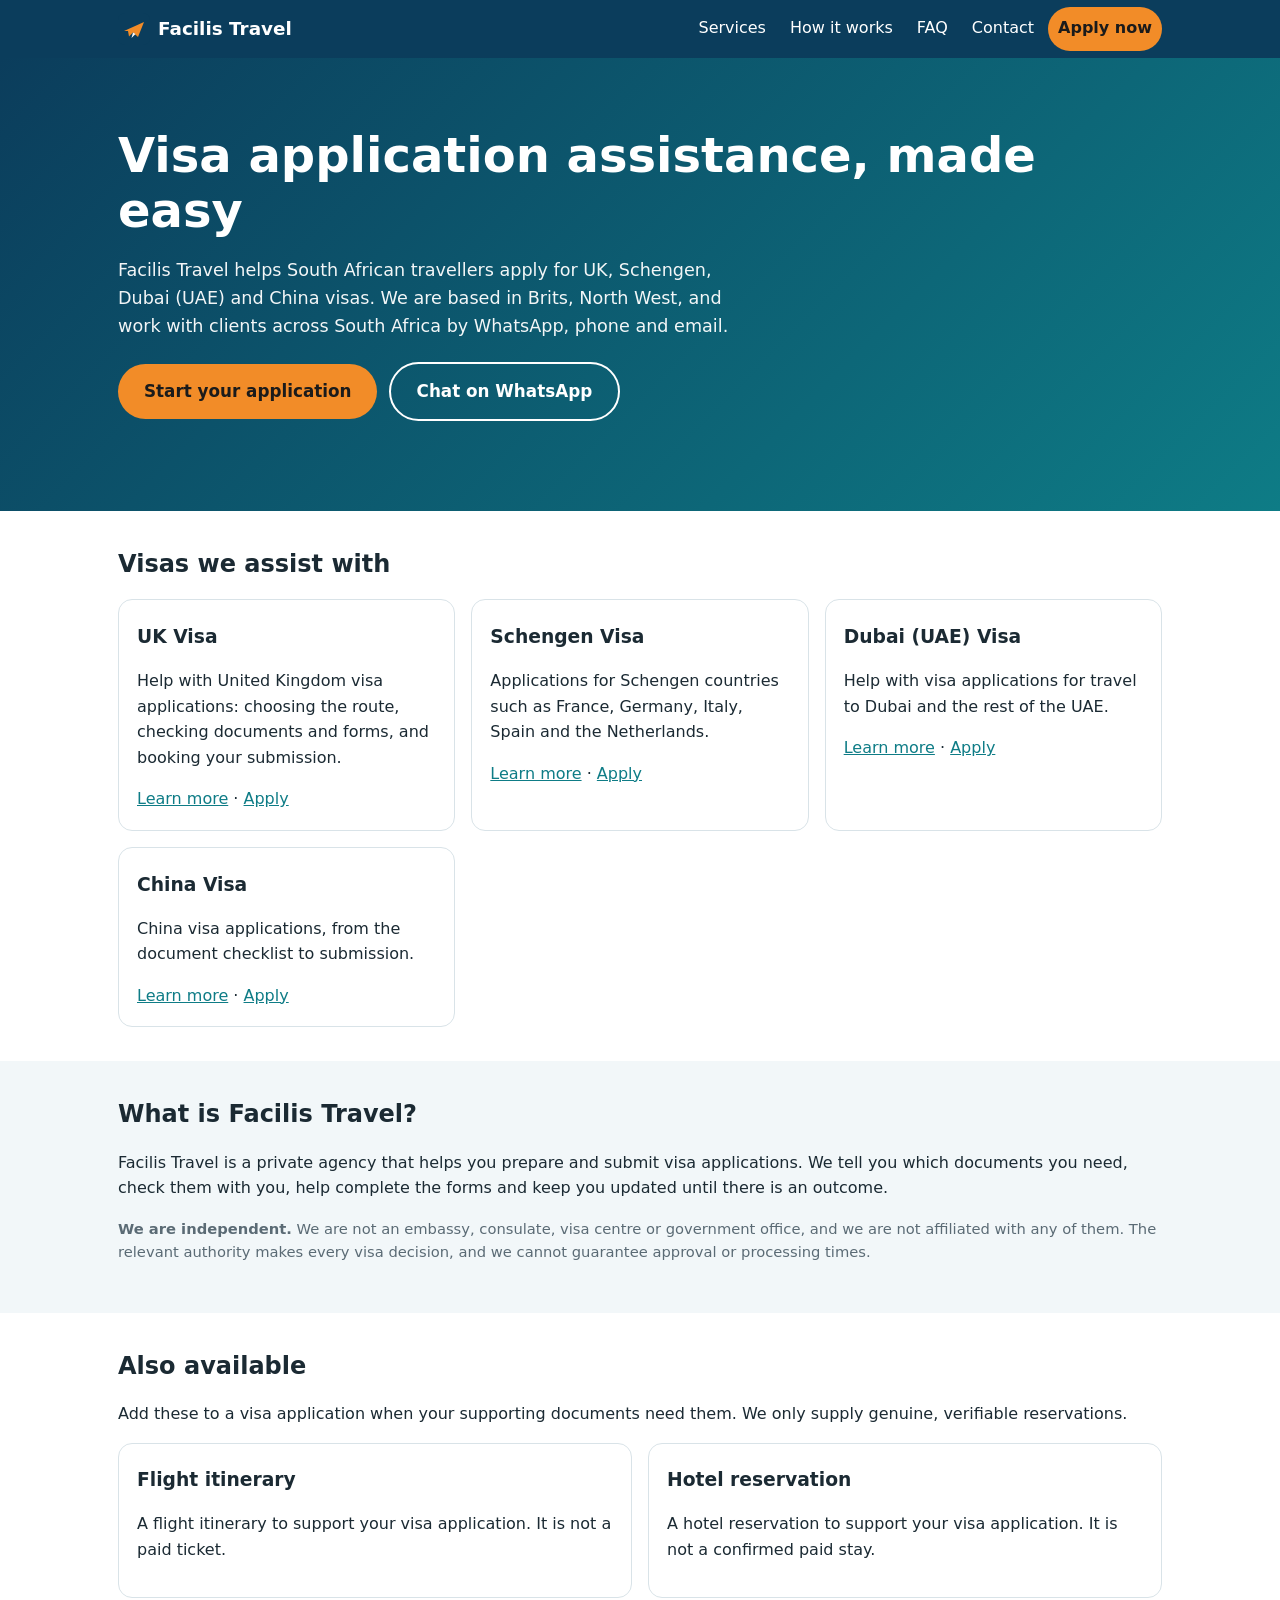
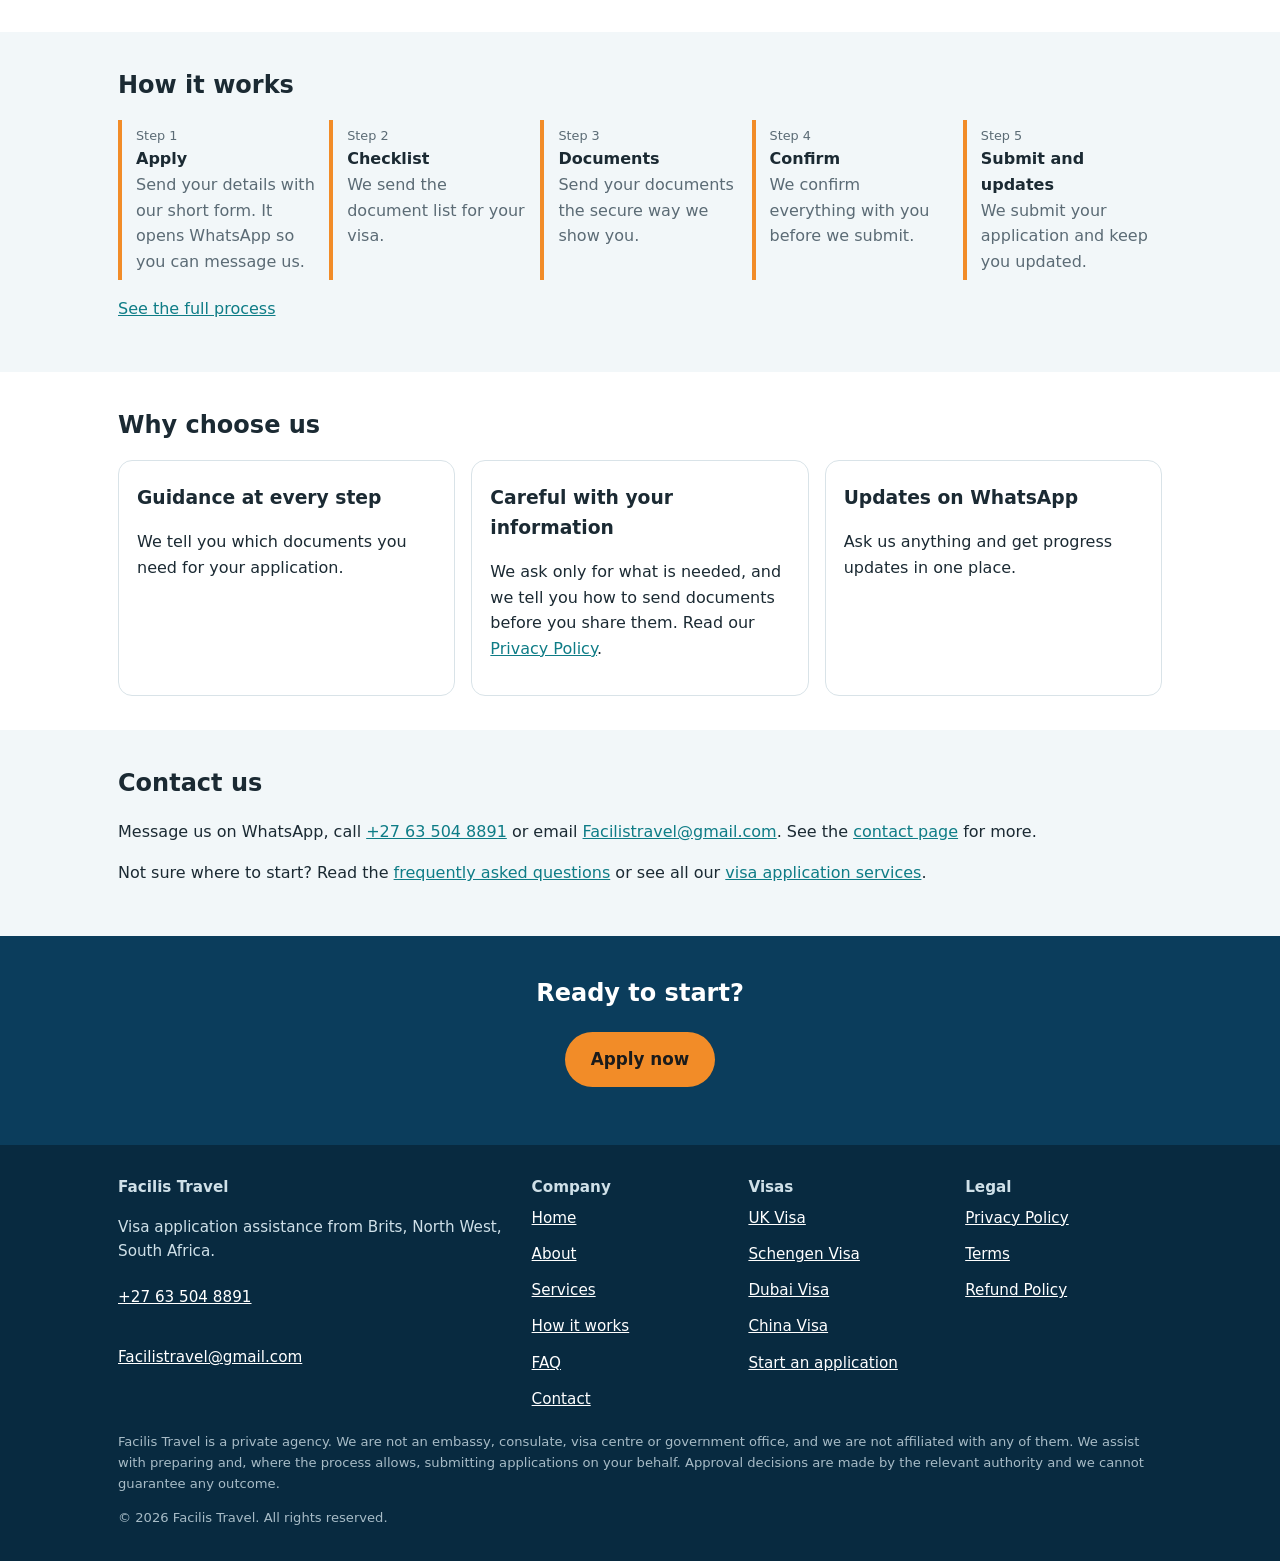
<file: index.html>
<!DOCTYPE html>
<html lang="en-ZA">
<head>
<meta charset="UTF-8">
<meta name="viewport" content="width=device-width, initial-scale=1, viewport-fit=cover">
<title>Visa Application Help in Brits &amp; South Africa | Facilis Travel</title>
<meta name="description" content="Facilis Travel in Brits, North West helps South Africans apply for UK, Schengen, Dubai and China visas. Flight itinerary and hotel reservation support too.">
<link rel="canonical" href="https://facilistravel.co.za/">
<meta name="theme-color" content="#0b3d5c">
<meta property="og:type" content="website">
<meta property="og:locale" content="en_ZA">
<meta property="og:site_name" content="Facilis Travel">
<meta property="og:title" content="Visa Application Help in Brits &amp; South Africa | Facilis Travel">
<meta property="og:description" content="Facilis Travel in Brits, North West helps South Africans apply for UK, Schengen, Dubai and China visas. Flight itinerary and hotel reservation support too.">
<meta property="og:url" content="https://facilistravel.co.za/">
<meta property="og:image" content="https://facilistravel.co.za/og-image.png">
<meta property="og:image:width" content="1200"><meta property="og:image:height" content="630">
<meta property="og:image:alt" content="Facilis Travel - visa applications made easy">
<meta name="twitter:card" content="summary_large_image">
<meta name="twitter:title" content="Visa Application Help in Brits &amp; South Africa | Facilis Travel">
<meta name="twitter:description" content="Facilis Travel in Brits, North West helps South Africans apply for UK, Schengen, Dubai and China visas. Flight itinerary and hotel reservation support too.">
<meta name="twitter:image" content="https://facilistravel.co.za/og-image.png">
<link rel="icon" href="favicon.ico" sizes="48x48">
<link rel="icon" href="favicon.svg" type="image/svg+xml">
<link rel="apple-touch-icon" href="apple-touch-icon.png">
<link rel="manifest" href="site.webmanifest">
<link rel="stylesheet" href="style.css">
<script type="application/ld+json">{"@context":"https://schema.org","@type":"TravelAgency","@id":"https://facilistravel.co.za/#organization","name":"Facilis Travel","url":"https://facilistravel.co.za/","logo":"https://facilistravel.co.za/icon-512.png","image":"https://facilistravel.co.za/og-image.png","description":"Private visa application assistance for the UK, Schengen countries, Dubai (UAE) and China, based in Brits, North West, South Africa. Not an embassy, consulate, visa centre or government office.","telephone":"+27 63 504 8891","email":"Facilistravel@gmail.com","address":{"@type":"PostalAddress","addressLocality":"Brits","addressRegion":"North West","addressCountry":"ZA"},"areaServed":{"@type":"Country","name":"South Africa"},"contactPoint":{"@type":"ContactPoint","contactType":"customer service","telephone":"+27 63 504 8891","email":"Facilistravel@gmail.com"},"makesOffer":[{"@type":"Offer","itemOffered":{"@type":"Service","name":"UK visa application assistance","url":"https://facilistravel.co.za/uk-visa.html"}},{"@type":"Offer","itemOffered":{"@type":"Service","name":"Schengen visa application assistance","url":"https://facilistravel.co.za/schengen-visa.html"}},{"@type":"Offer","itemOffered":{"@type":"Service","name":"Dubai (UAE) visa application assistance","url":"https://facilistravel.co.za/dubai-visa.html"}},{"@type":"Offer","itemOffered":{"@type":"Service","name":"China visa application assistance","url":"https://facilistravel.co.za/china-visa.html"}}]}</script>
<script type="application/ld+json">{"@context":"https://schema.org","@type":"WebSite","@id":"https://facilistravel.co.za/#website","name":"Facilis Travel","url":"https://facilistravel.co.za/","inLanguage":"en-ZA","publisher":{"@id":"https://facilistravel.co.za/#organization"}}</script>
</head>
<body>
<a class="skip" href="#main">Skip to main content</a>
<header class="hdr"><div class="wrap bar">
<a class="logo" href="./" aria-label="Facilis Travel home"><img src="favicon.svg" width="32" height="32" alt="">Facilis Travel</a>
<button class="burger" type="button" aria-label="Open menu" aria-expanded="false" aria-controls="nav">&#9776;</button>
<nav id="nav" aria-label="Main"><a href="services.html">Services</a><a href="how-it-works.html">How it works</a><a href="faq.html">FAQ</a><a href="contact.html">Contact</a><a class="btn" href="apply.html">Apply now</a></nav>
</div></header>
<main id="main">
<section class="hero"><div class="wrap"><h1>Visa application assistance, made easy</h1><p class="lead">Facilis Travel helps South African travellers apply for UK, Schengen, Dubai (UAE) and China visas. We are based in Brits, North West, and work with clients across South Africa by WhatsApp, phone and email.</p><p><a class="btn big" href="apply.html">Start your application</a> <a class="btn big ghost" href="https://wa.me/27635048891?text=Hi%20Facilis%20Travel%2C%20I%27d%20like%20help%20with%20a%20visa%20application." rel="noopener">Chat on WhatsApp</a></p></div></section>
<section class="wrap sec"><h2>Visas we assist with</h2><div class="grid"><article class="card"><h3>UK Visa</h3><p>Help with United Kingdom visa applications: choosing the route, checking documents and forms, and booking your submission.</p><a href="uk-visa.html" aria-label="Learn more about UK Visa assistance">Learn more</a> &middot; <a href="apply.html?visa=uk" aria-label="Start a UK Visa enquiry">Apply</a></article><article class="card"><h3>Schengen Visa</h3><p>Applications for Schengen countries such as France, Germany, Italy, Spain and the Netherlands.</p><a href="schengen-visa.html" aria-label="Learn more about Schengen Visa assistance">Learn more</a> &middot; <a href="apply.html?visa=schengen" aria-label="Start a Schengen Visa enquiry">Apply</a></article><article class="card"><h3>Dubai (UAE) Visa</h3><p>Help with visa applications for travel to Dubai and the rest of the UAE.</p><a href="dubai-visa.html" aria-label="Learn more about Dubai (UAE) Visa assistance">Learn more</a> &middot; <a href="apply.html?visa=dubai" aria-label="Start a Dubai (UAE) Visa enquiry">Apply</a></article><article class="card"><h3>China Visa</h3><p>China visa applications, from the document checklist to submission.</p><a href="china-visa.html" aria-label="Learn more about China Visa assistance">Learn more</a> &middot; <a href="apply.html?visa=china" aria-label="Start a China Visa enquiry">Apply</a></article></div></section>
<section class="alt"><div class="wrap sec"><h2>What is Facilis Travel?</h2><p>Facilis Travel is a private agency that helps you prepare and submit visa applications. We tell you which documents you need, check them with you, help complete the forms and keep you updated until there is an outcome.</p><p class="note"><strong>We are independent.</strong> We are not an embassy, consulate, visa centre or government office, and we are not affiliated with any of them. The relevant authority makes every visa decision, and we cannot guarantee approval or processing times.</p></div></section>
<section class="wrap sec"><h2>Also available</h2><p>Add these to a visa application when your supporting documents need them. We only supply genuine, verifiable reservations.</p><div class="grid g2"><article class="card"><h3>Flight itinerary</h3><p>A flight itinerary to support your visa application. It is not a paid ticket.</p></article><article class="card"><h3>Hotel reservation</h3><p>A hotel reservation to support your visa application. It is not a confirmed paid stay.</p></article></div></section>
<section class="alt"><div class="wrap sec"><h2>How it works</h2><ol class="steps"><li><b>Apply</b><span>Send your details with our short form. It opens WhatsApp so you can message us.</span></li><li><b>Checklist</b><span>We send the document list for your visa.</span></li><li><b>Documents</b><span>Send your documents the secure way we show you.</span></li><li><b>Confirm</b><span>We confirm everything with you before we submit.</span></li><li><b>Submit and updates</b><span>We submit your application and keep you updated.</span></li></ol><p><a href="how-it-works.html">See the full process</a></p></div></section>
<section class="wrap sec"><h2>Why choose us</h2><div class="grid g3"><div class="card"><h3>Guidance at every step</h3><p>We tell you which documents you need for your application.</p></div><div class="card"><h3>Careful with your information</h3><p>We ask only for what is needed, and we tell you how to send documents before you share them. Read our <a href="privacy.html">Privacy Policy</a>.</p></div><div class="card"><h3>Updates on WhatsApp</h3><p>Ask us anything and get progress updates in one place.</p></div></div></section>
<section class="alt"><div class="wrap sec"><h2>Contact us</h2><p>Message us on WhatsApp, call <a href="tel:+27635048891">+27 63 504 8891</a> or email <a href="mailto:Facilistravel@gmail.com">Facilistravel@gmail.com</a>. See the <a href="contact.html">contact page</a> for more.</p><p>Not sure where to start? Read the <a href="faq.html">frequently asked questions</a> or see all our <a href="services.html">visa application services</a>.</p></div></section>
<section class="cta"><div class="wrap"><h2>Ready to start?</h2><p><a class="btn big" href="apply.html">Apply now</a></p></div></section>
</main>
<footer class="ftr"><div class="wrap">
<div class="cols">
<div><strong>Facilis Travel</strong><p>Visa application assistance from Brits, North West, South Africa.</p><p><a href="tel:+27635048891">+27 63 504 8891</a><br><a href="mailto:Facilistravel@gmail.com">Facilistravel@gmail.com</a></p></div>
<div><strong>Company</strong><a href="./">Home</a><a href="about.html">About</a><a href="services.html">Services</a><a href="how-it-works.html">How it works</a><a href="faq.html">FAQ</a><a href="contact.html">Contact</a></div>
<div><strong>Visas</strong><a href="uk-visa.html">UK Visa</a><a href="schengen-visa.html">Schengen Visa</a><a href="dubai-visa.html">Dubai Visa</a><a href="china-visa.html">China Visa</a><a href="apply.html">Start an application</a></div><div><strong>Legal</strong><a href="privacy.html">Privacy Policy</a><a href="terms.html">Terms</a><a href="refunds.html">Refund Policy</a></div>
</div>
<p class="disc">Facilis Travel is a private agency. We are not an embassy, consulate, visa centre or government office, and we are not affiliated with any of them. We assist with preparing and, where the process allows, submitting applications on your behalf. Approval decisions are made by the relevant authority and we cannot guarantee any outcome.</p>
<p class="copy">&copy; <span id="yr">2026</span> Facilis Travel. All rights reserved.</p>
</div></footer>
<div class="mbar"><a href="https://wa.me/27635048891?text=Hi%20Facilis%20Travel%2C%20I%27d%20like%20help%20with%20a%20visa%20application." rel="noopener" aria-label="Message us on WhatsApp">WhatsApp</a><a class="p" href="apply.html">Apply now</a><a href="tel:+27635048891" aria-label="Call Facilis Travel">Call</a></div>
<script src="main.js" defer></script>
</body>
</html>
</file>
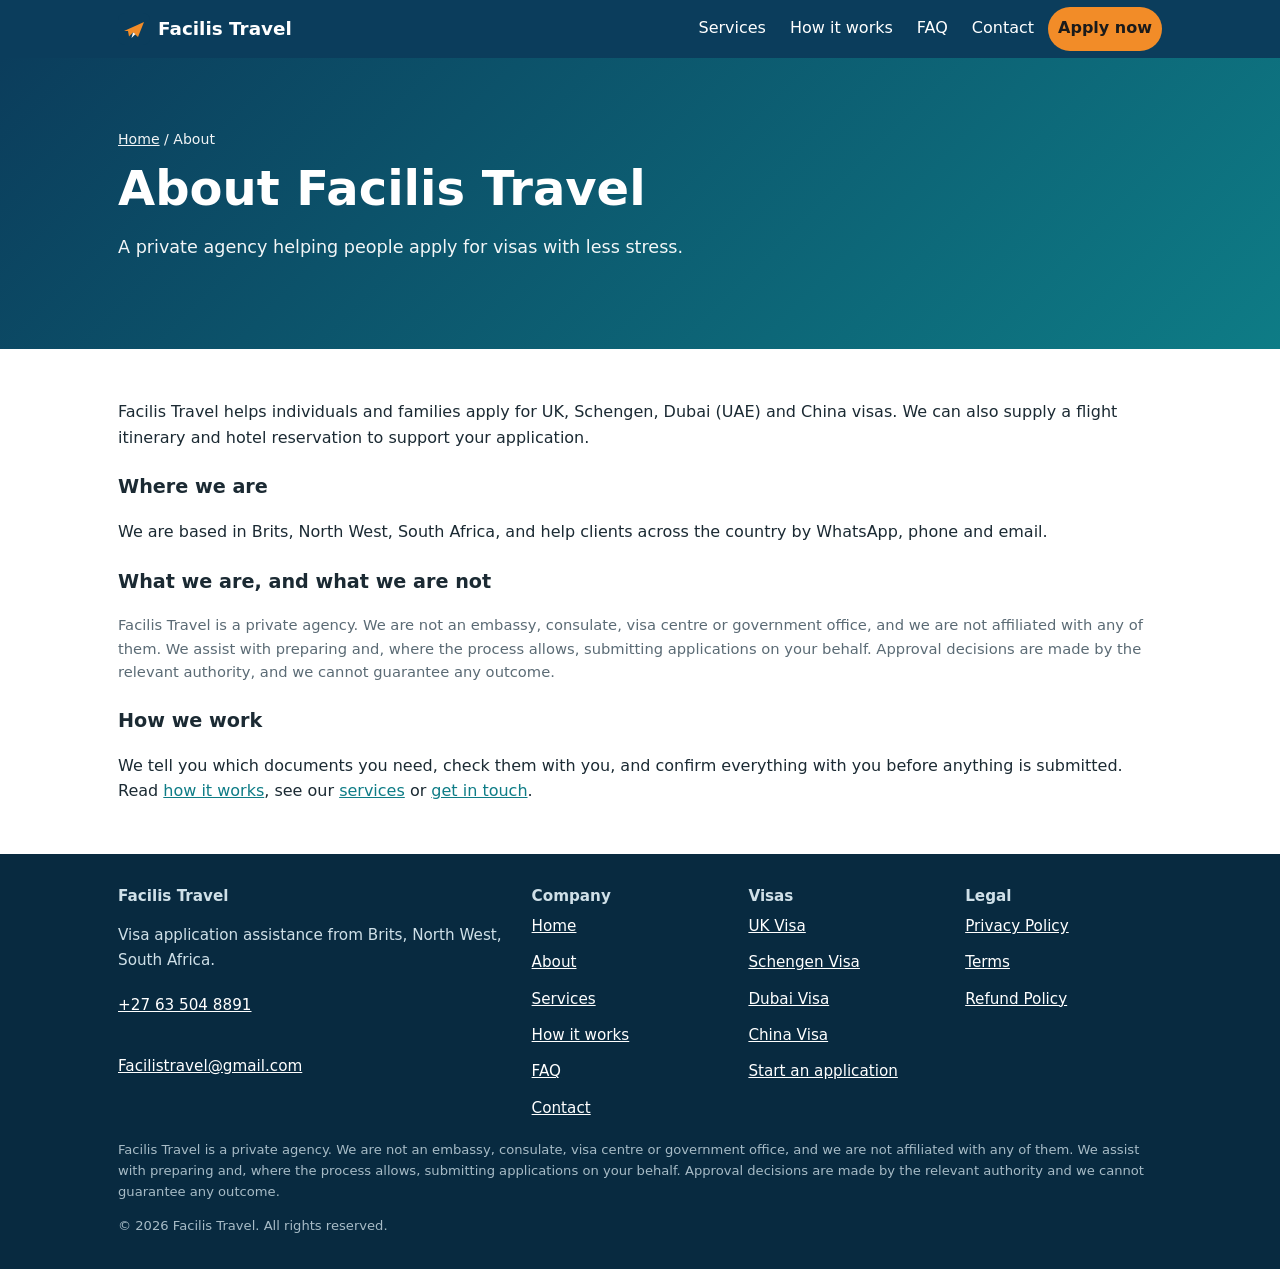
<file: about.html>
<!DOCTYPE html>
<html lang="en-ZA">
<head>
<meta charset="UTF-8">
<meta name="viewport" content="width=device-width, initial-scale=1, viewport-fit=cover">
<title>About Facilis Travel | Visa Assistance in Brits, North West</title>
<meta name="description" content="Facilis Travel is a private visa application agency based in Brits, North West, helping clients across South Africa. We are not a government or embassy office.">
<link rel="canonical" href="https://facilistravel.co.za/about.html">
<meta name="theme-color" content="#0b3d5c">
<meta property="og:type" content="website">
<meta property="og:locale" content="en_ZA">
<meta property="og:site_name" content="Facilis Travel">
<meta property="og:title" content="About Facilis Travel | Visa Assistance in Brits, North West">
<meta property="og:description" content="Facilis Travel is a private visa application agency based in Brits, North West, helping clients across South Africa. We are not a government or embassy office.">
<meta property="og:url" content="https://facilistravel.co.za/about.html">
<meta property="og:image" content="https://facilistravel.co.za/og-image.png">
<meta property="og:image:width" content="1200"><meta property="og:image:height" content="630">
<meta property="og:image:alt" content="Facilis Travel - visa applications made easy">
<meta name="twitter:card" content="summary_large_image">
<meta name="twitter:title" content="About Facilis Travel | Visa Assistance in Brits, North West">
<meta name="twitter:description" content="Facilis Travel is a private visa application agency based in Brits, North West, helping clients across South Africa. We are not a government or embassy office.">
<meta name="twitter:image" content="https://facilistravel.co.za/og-image.png">
<link rel="icon" href="favicon.ico" sizes="48x48">
<link rel="icon" href="favicon.svg" type="image/svg+xml">
<link rel="apple-touch-icon" href="apple-touch-icon.png">
<link rel="manifest" href="site.webmanifest">
<link rel="stylesheet" href="style.css">
<script type="application/ld+json">{"@context":"https://schema.org","@type":"BreadcrumbList","itemListElement":[{"@type":"ListItem","position":1,"name":"Home","item":"https://facilistravel.co.za/"},{"@type":"ListItem","position":2,"name":"About","item":"https://facilistravel.co.za/about.html"}]}</script>
</head>
<body>
<a class="skip" href="#main">Skip to main content</a>
<header class="hdr"><div class="wrap bar">
<a class="logo" href="./" aria-label="Facilis Travel home"><img src="favicon.svg" width="32" height="32" alt="">Facilis Travel</a>
<button class="burger" type="button" aria-label="Open menu" aria-expanded="false" aria-controls="nav">&#9776;</button>
<nav id="nav" aria-label="Main"><a href="services.html">Services</a><a href="how-it-works.html">How it works</a><a href="faq.html">FAQ</a><a href="contact.html">Contact</a><a class="btn" href="apply.html">Apply now</a></nav>
</div></header>
<main id="main">
<section class="hero"><div class="wrap"><nav class="crumbs" aria-label="Breadcrumb"><a href="./">Home</a> <span aria-hidden="true">/</span> <span aria-current="page">About</span></nav><h1>About Facilis Travel</h1><p class="lead">A private agency helping people apply for visas with less stress.</p></div></section>
<section class="wrap sec prose"><p>Facilis Travel helps individuals and families apply for UK, Schengen, Dubai (UAE) and China visas. We can also supply a flight itinerary and hotel reservation to support your application.</p><h2>Where we are</h2><p>We are based in Brits, North West, South Africa, and help clients across the country by WhatsApp, phone and email.</p><h2>What we are, and what we are not</h2><p class="note">Facilis Travel is a private agency. We are not an embassy, consulate, visa centre or government office, and we are not affiliated with any of them. We assist with preparing and, where the process allows, submitting applications on your behalf. Approval decisions are made by the relevant authority, and we cannot guarantee any outcome.</p><h2>How we work</h2><p>We tell you which documents you need, check them with you, and confirm everything with you before anything is submitted. Read <a href="how-it-works.html">how it works</a>, see our <a href="services.html">services</a> or <a href="contact.html">get in touch</a>.</p></section>
</main>
<footer class="ftr"><div class="wrap">
<div class="cols">
<div><strong>Facilis Travel</strong><p>Visa application assistance from Brits, North West, South Africa.</p><p><a href="tel:+27635048891">+27 63 504 8891</a><br><a href="mailto:Facilistravel@gmail.com">Facilistravel@gmail.com</a></p></div>
<div><strong>Company</strong><a href="./">Home</a><a href="about.html">About</a><a href="services.html">Services</a><a href="how-it-works.html">How it works</a><a href="faq.html">FAQ</a><a href="contact.html">Contact</a></div>
<div><strong>Visas</strong><a href="uk-visa.html">UK Visa</a><a href="schengen-visa.html">Schengen Visa</a><a href="dubai-visa.html">Dubai Visa</a><a href="china-visa.html">China Visa</a><a href="apply.html">Start an application</a></div><div><strong>Legal</strong><a href="privacy.html">Privacy Policy</a><a href="terms.html">Terms</a><a href="refunds.html">Refund Policy</a></div>
</div>
<p class="disc">Facilis Travel is a private agency. We are not an embassy, consulate, visa centre or government office, and we are not affiliated with any of them. We assist with preparing and, where the process allows, submitting applications on your behalf. Approval decisions are made by the relevant authority and we cannot guarantee any outcome.</p>
<p class="copy">&copy; <span id="yr">2026</span> Facilis Travel. All rights reserved.</p>
</div></footer>
<div class="mbar"><a href="https://wa.me/27635048891?text=Hi%20Facilis%20Travel%2C%20I%27d%20like%20help%20with%20a%20visa%20application." rel="noopener" aria-label="Message us on WhatsApp">WhatsApp</a><a class="p" href="apply.html">Apply now</a><a href="tel:+27635048891" aria-label="Call Facilis Travel">Call</a></div>
<script src="main.js" defer></script>
</body>
</html>
</file>
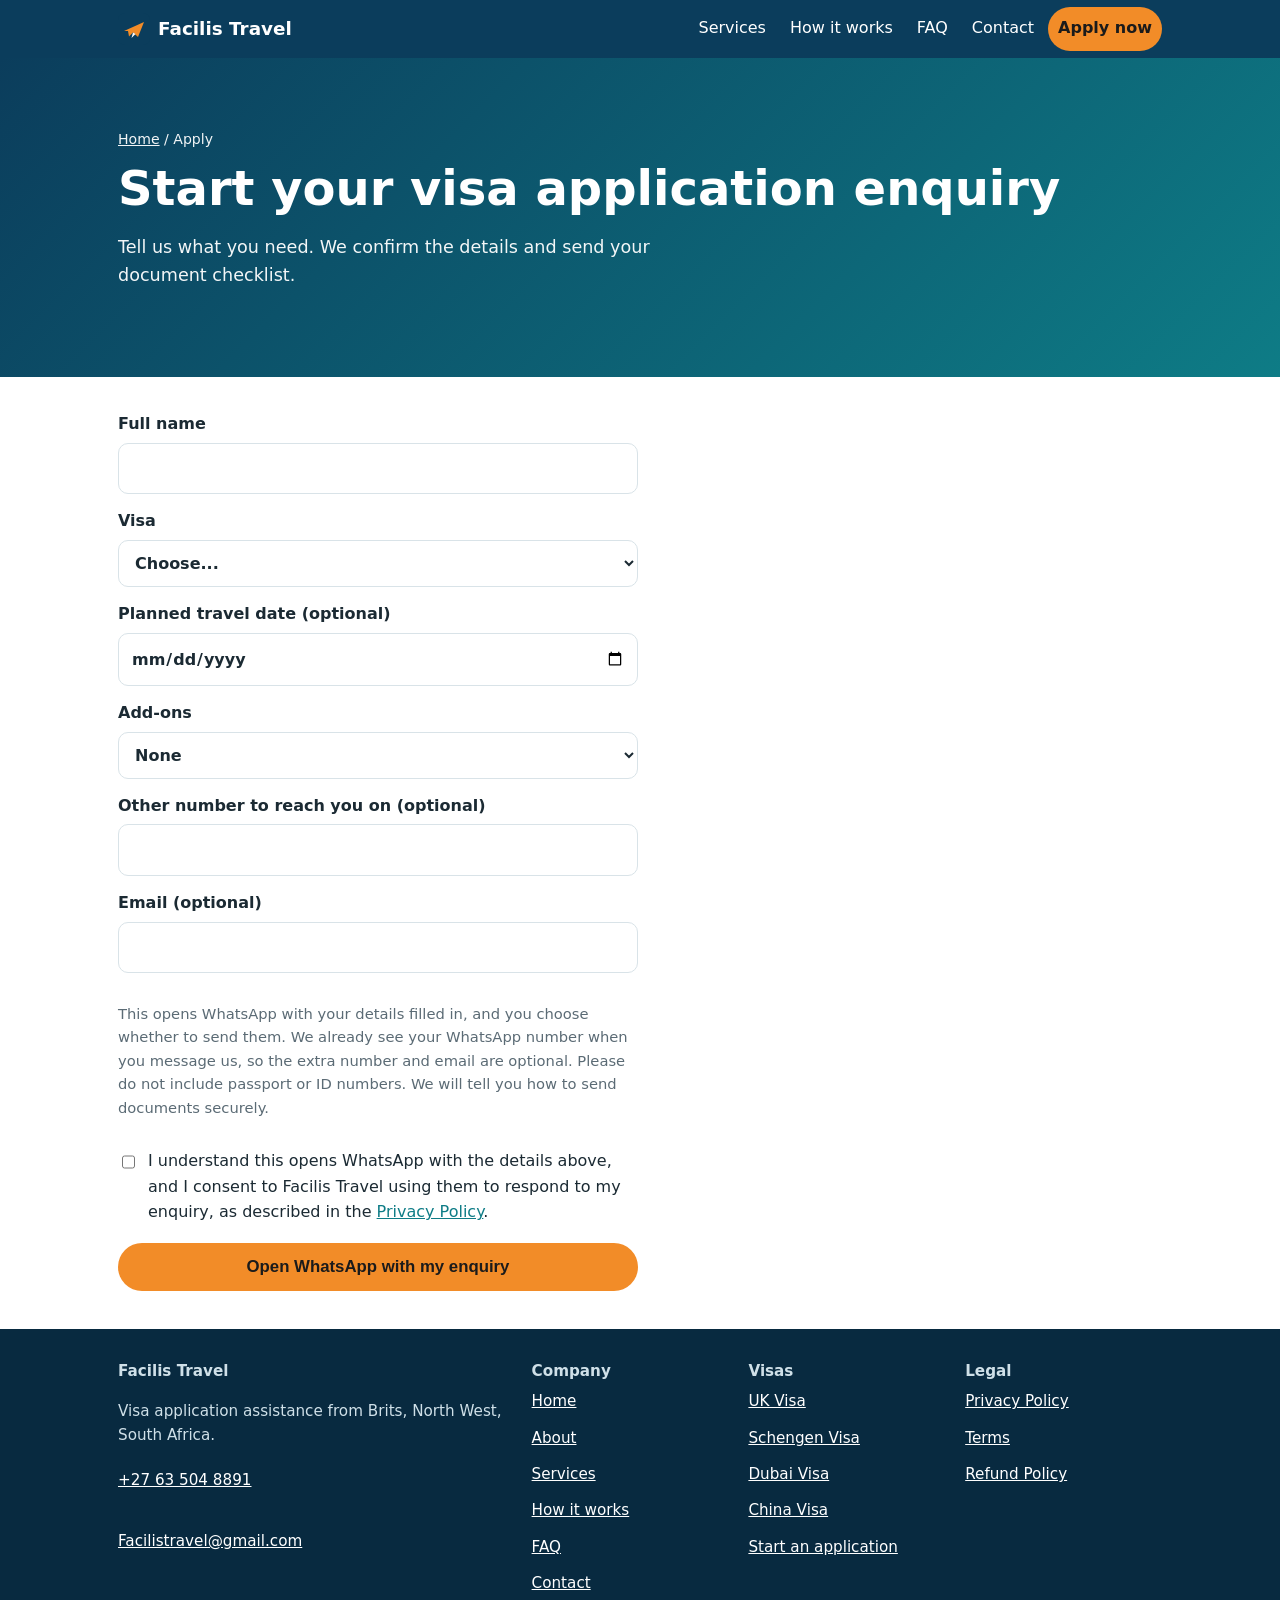
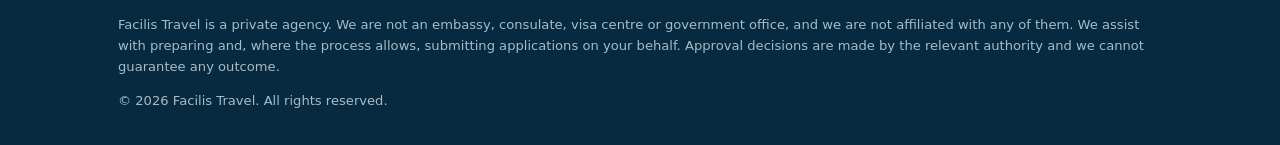
<file: apply.html>
<!DOCTYPE html>
<html lang="en-ZA">
<head>
<meta charset="UTF-8">
<meta name="viewport" content="width=device-width, initial-scale=1, viewport-fit=cover">
<title>Start a Visa Application Enquiry | Facilis Travel</title>
<meta name="description" content="Start a UK, Schengen, Dubai or China visa application enquiry with Facilis Travel. Share a few details by WhatsApp and we send your document checklist.">
<link rel="canonical" href="https://facilistravel.co.za/apply.html">
<meta name="theme-color" content="#0b3d5c">
<meta property="og:type" content="website">
<meta property="og:locale" content="en_ZA">
<meta property="og:site_name" content="Facilis Travel">
<meta property="og:title" content="Start a Visa Application Enquiry | Facilis Travel">
<meta property="og:description" content="Start a UK, Schengen, Dubai or China visa application enquiry with Facilis Travel. Share a few details by WhatsApp and we send your document checklist.">
<meta property="og:url" content="https://facilistravel.co.za/apply.html">
<meta property="og:image" content="https://facilistravel.co.za/og-image.png">
<meta property="og:image:width" content="1200"><meta property="og:image:height" content="630">
<meta property="og:image:alt" content="Facilis Travel - visa applications made easy">
<meta name="twitter:card" content="summary_large_image">
<meta name="twitter:title" content="Start a Visa Application Enquiry | Facilis Travel">
<meta name="twitter:description" content="Start a UK, Schengen, Dubai or China visa application enquiry with Facilis Travel. Share a few details by WhatsApp and we send your document checklist.">
<meta name="twitter:image" content="https://facilistravel.co.za/og-image.png">
<link rel="icon" href="favicon.ico" sizes="48x48">
<link rel="icon" href="favicon.svg" type="image/svg+xml">
<link rel="apple-touch-icon" href="apple-touch-icon.png">
<link rel="manifest" href="site.webmanifest">
<link rel="stylesheet" href="style.css">
<script type="application/ld+json">{"@context":"https://schema.org","@type":"BreadcrumbList","itemListElement":[{"@type":"ListItem","position":1,"name":"Home","item":"https://facilistravel.co.za/"},{"@type":"ListItem","position":2,"name":"Apply","item":"https://facilistravel.co.za/apply.html"}]}</script>
</head>
<body>
<a class="skip" href="#main">Skip to main content</a>
<header class="hdr"><div class="wrap bar">
<a class="logo" href="./" aria-label="Facilis Travel home"><img src="favicon.svg" width="32" height="32" alt="">Facilis Travel</a>
<button class="burger" type="button" aria-label="Open menu" aria-expanded="false" aria-controls="nav">&#9776;</button>
<nav id="nav" aria-label="Main"><a href="services.html">Services</a><a href="how-it-works.html">How it works</a><a href="faq.html">FAQ</a><a href="contact.html">Contact</a><a class="btn" href="apply.html">Apply now</a></nav>
</div></header>
<main id="main">
<section class="hero"><div class="wrap"><nav class="crumbs" aria-label="Breadcrumb"><a href="./">Home</a> <span aria-hidden="true">/</span> <span aria-current="page">Apply</span></nav><h1>Start your visa application enquiry</h1><p class="lead">Tell us what you need. We confirm the details and send your document checklist.</p></div></section>
<section class="wrap sec"><noscript><p class="note">The enquiry form needs JavaScript. Please <a href="https://wa.me/27635048891?text=Hi%20Facilis%20Travel%2C%20I%27d%20like%20help%20with%20a%20visa%20application." rel="noopener">message us on WhatsApp</a>, call <a href="tel:+27635048891">+27 63 504 8891</a> or email <a href="mailto:Facilistravel@gmail.com">Facilistravel@gmail.com</a>.</p></noscript><form class="wa-form" hidden data-wa="27635048891" data-email="Facilistravel@gmail.com" data-title="Visa enquiry" novalidate>
<label>Full name<input name="name" data-label="Name" required maxlength="100" autocomplete="name"></label>
<label>Visa<select name="visa" data-label="Visa" required><option value="">Choose...</option><option value="UK Visa">UK Visa</option><option value="Schengen Visa">Schengen Visa</option><option value="Dubai (UAE) Visa">Dubai (UAE) Visa</option><option value="China Visa">China Visa</option></select></label>
<label class="sc-wrap" hidden>Main Schengen country, if known<input name="schengen_country" data-label="Main Schengen country" maxlength="60" autocomplete="off"></label>
<label>Planned travel date (optional)<input type="date" name="travel_date" data-label="Planned travel date" autocomplete="off"></label>
<label>Add-ons<select name="addons" data-label="Add-ons"><option value="">None</option><option>Flight itinerary</option><option>Hotel reservation</option><option>Flight itinerary and hotel reservation</option></select></label>
<label>Other number to reach you on (optional)<input type="tel" name="phone" data-label="Contact number" maxlength="20" inputmode="tel" autocomplete="tel" pattern="[0-9+()\s-]{7,20}"></label>
<label>Email (optional)<input type="email" name="email" data-label="Email" maxlength="120" autocomplete="email"></label>
<p class="note">This opens WhatsApp with your details filled in, and you choose whether to send them. We already see your WhatsApp number when you message us, so the extra number and email are optional. Please do not include passport or ID numbers. We will tell you how to send documents securely.</p>
<label class="chk"><input type="checkbox" name="consent" required> <span>I understand this opens WhatsApp with the details above, and I consent to Facilis Travel using them to respond to my enquiry, as described in the <a href="privacy.html">Privacy Policy</a>.</span></label>
<button class="btn big" type="submit">Open WhatsApp with my enquiry</button>
<div class="status" role="status" aria-live="polite" hidden></div></form></section>
</main>
<footer class="ftr"><div class="wrap">
<div class="cols">
<div><strong>Facilis Travel</strong><p>Visa application assistance from Brits, North West, South Africa.</p><p><a href="tel:+27635048891">+27 63 504 8891</a><br><a href="mailto:Facilistravel@gmail.com">Facilistravel@gmail.com</a></p></div>
<div><strong>Company</strong><a href="./">Home</a><a href="about.html">About</a><a href="services.html">Services</a><a href="how-it-works.html">How it works</a><a href="faq.html">FAQ</a><a href="contact.html">Contact</a></div>
<div><strong>Visas</strong><a href="uk-visa.html">UK Visa</a><a href="schengen-visa.html">Schengen Visa</a><a href="dubai-visa.html">Dubai Visa</a><a href="china-visa.html">China Visa</a><a href="apply.html">Start an application</a></div><div><strong>Legal</strong><a href="privacy.html">Privacy Policy</a><a href="terms.html">Terms</a><a href="refunds.html">Refund Policy</a></div>
</div>
<p class="disc">Facilis Travel is a private agency. We are not an embassy, consulate, visa centre or government office, and we are not affiliated with any of them. We assist with preparing and, where the process allows, submitting applications on your behalf. Approval decisions are made by the relevant authority and we cannot guarantee any outcome.</p>
<p class="copy">&copy; <span id="yr">2026</span> Facilis Travel. All rights reserved.</p>
</div></footer>
<div class="mbar"><a href="https://wa.me/27635048891?text=Hi%20Facilis%20Travel%2C%20I%27d%20like%20help%20with%20a%20visa%20application." rel="noopener" aria-label="Message us on WhatsApp">WhatsApp</a><a class="p" href="apply.html">Apply now</a><a href="tel:+27635048891" aria-label="Call Facilis Travel">Call</a></div>
<script src="main.js" defer></script>
</body>
</html>
</file>
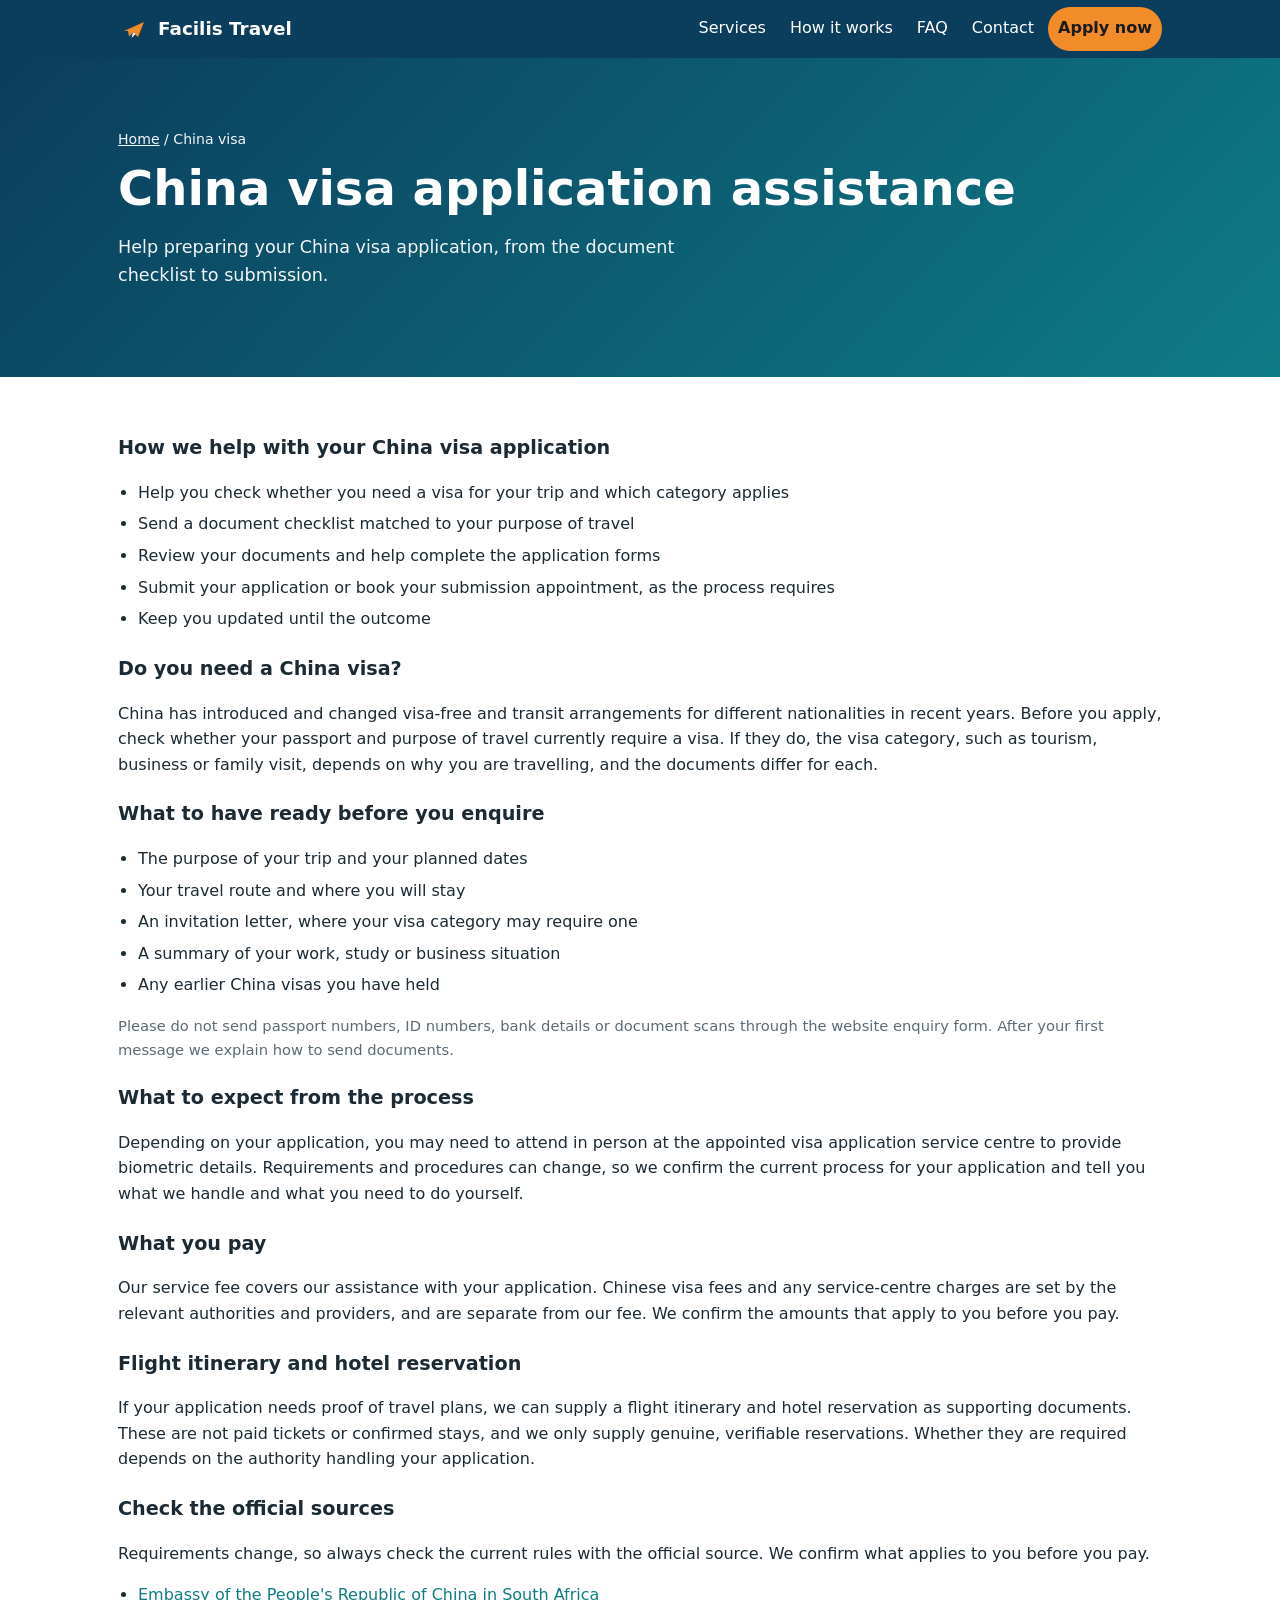
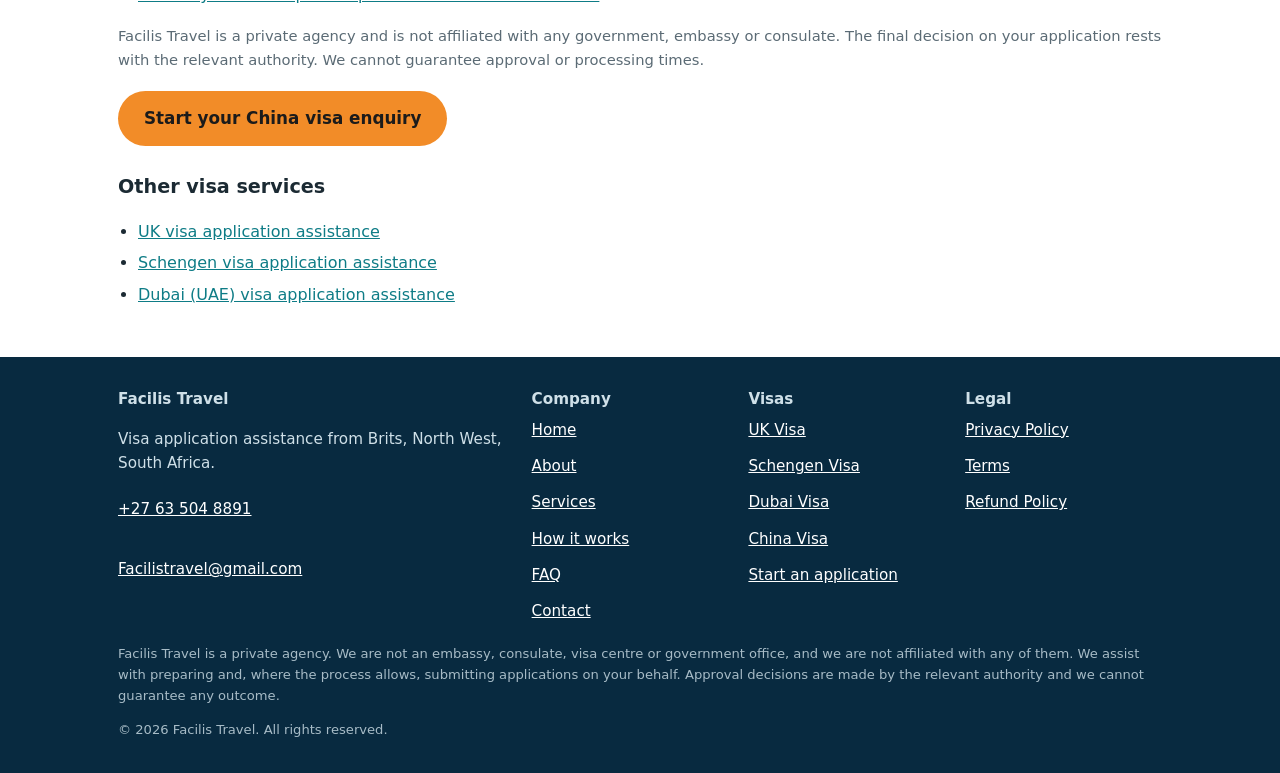
<file: china-visa.html>
<!DOCTYPE html>
<html lang="en-ZA">
<head>
<meta charset="UTF-8">
<meta name="viewport" content="width=device-width, initial-scale=1, viewport-fit=cover">
<title>China Visa Application Help in South Africa | Facilis Travel</title>
<meta name="description" content="Help preparing your China visa application from Brits, North West: checking whether you need a visa, your documents and forms, with updates throughout.">
<link rel="canonical" href="https://facilistravel.co.za/china-visa.html">
<meta name="theme-color" content="#0b3d5c">
<meta property="og:type" content="website">
<meta property="og:locale" content="en_ZA">
<meta property="og:site_name" content="Facilis Travel">
<meta property="og:title" content="China Visa Application Help in South Africa | Facilis Travel">
<meta property="og:description" content="Help preparing your China visa application from Brits, North West: checking whether you need a visa, your documents and forms, with updates throughout.">
<meta property="og:url" content="https://facilistravel.co.za/china-visa.html">
<meta property="og:image" content="https://facilistravel.co.za/og-image.png">
<meta property="og:image:width" content="1200"><meta property="og:image:height" content="630">
<meta property="og:image:alt" content="Facilis Travel - visa applications made easy">
<meta name="twitter:card" content="summary_large_image">
<meta name="twitter:title" content="China Visa Application Help in South Africa | Facilis Travel">
<meta name="twitter:description" content="Help preparing your China visa application from Brits, North West: checking whether you need a visa, your documents and forms, with updates throughout.">
<meta name="twitter:image" content="https://facilistravel.co.za/og-image.png">
<link rel="icon" href="favicon.ico" sizes="48x48">
<link rel="icon" href="favicon.svg" type="image/svg+xml">
<link rel="apple-touch-icon" href="apple-touch-icon.png">
<link rel="manifest" href="site.webmanifest">
<link rel="stylesheet" href="style.css">
<script type="application/ld+json">{"@context":"https://schema.org","@type":"Service","name":"China visa application assistance","serviceType":"Visa application assistance","url":"https://facilistravel.co.za/china-visa.html","description":"Help preparing your China visa application from Brits, North West: checking whether you need a visa, your documents and forms, with updates throughout.","provider":{"@id":"https://facilistravel.co.za/#organization"},"areaServed":{"@type":"Country","name":"South Africa"}}</script>
<script type="application/ld+json">{"@context":"https://schema.org","@type":"BreadcrumbList","itemListElement":[{"@type":"ListItem","position":1,"name":"Home","item":"https://facilistravel.co.za/"},{"@type":"ListItem","position":2,"name":"China visa","item":"https://facilistravel.co.za/china-visa.html"}]}</script>
</head>
<body>
<a class="skip" href="#main">Skip to main content</a>
<header class="hdr"><div class="wrap bar">
<a class="logo" href="./" aria-label="Facilis Travel home"><img src="favicon.svg" width="32" height="32" alt="">Facilis Travel</a>
<button class="burger" type="button" aria-label="Open menu" aria-expanded="false" aria-controls="nav">&#9776;</button>
<nav id="nav" aria-label="Main"><a href="services.html">Services</a><a href="how-it-works.html">How it works</a><a href="faq.html">FAQ</a><a href="contact.html">Contact</a><a class="btn" href="apply.html">Apply now</a></nav>
</div></header>
<main id="main">
<section class="hero"><div class="wrap"><nav class="crumbs" aria-label="Breadcrumb"><a href="./">Home</a> <span aria-hidden="true">/</span> <span aria-current="page">China visa</span></nav><h1>China visa application assistance</h1><p class="lead">Help preparing your China visa application, from the document checklist to submission.</p></div></section>
<section class="wrap sec prose"><h2>How we help with your China visa application</h2><ul class="ticks"><li>Help you check whether you need a visa for your trip and which category applies</li><li>Send a document checklist matched to your purpose of travel</li><li>Review your documents and help complete the application forms</li><li>Submit your application or book your submission appointment, as the process requires</li><li>Keep you updated until the outcome</li></ul><h2>Do you need a China visa?</h2><p>China has introduced and changed visa-free and transit arrangements for different nationalities in recent years. Before you apply, check whether your passport and purpose of travel currently require a visa. If they do, the visa category, such as tourism, business or family visit, depends on why you are travelling, and the documents differ for each.</p><h2>What to have ready before you enquire</h2><ul class="ticks"><li>The purpose of your trip and your planned dates</li><li>Your travel route and where you will stay</li><li>An invitation letter, where your visa category may require one</li><li>A summary of your work, study or business situation</li><li>Any earlier China visas you have held</li></ul><p class="note">Please do not send passport numbers, ID numbers, bank details or document scans through the website enquiry form. After your first message we explain how to send documents.</p><h2>What to expect from the process</h2><p>Depending on your application, you may need to attend in person at the appointed visa application service centre to provide biometric details. Requirements and procedures can change, so we confirm the current process for your application and tell you what we handle and what you need to do yourself.</p><h2>What you pay</h2><p>Our service fee covers our assistance with your application. Chinese visa fees and any service-centre charges are set by the relevant authorities and providers, and are separate from our fee. We confirm the amounts that apply to you before you pay.</p><h2>Flight itinerary and hotel reservation</h2><p>If your application needs proof of travel plans, we can supply a flight itinerary and hotel reservation as supporting documents. These are not paid tickets or confirmed stays, and we only supply genuine, verifiable reservations. Whether they are required depends on the authority handling your application.</p><h2>Check the official sources</h2><p>Requirements change, so always check the current rules with the official source. We confirm what applies to you before you pay.</p><ul class="ticks"><li><a href="https://za.china-embassy.gov.cn/" rel="noopener">Embassy of the People's Republic of China in South Africa</a></li></ul><p class="note">Facilis Travel is a private agency and is not affiliated with any government, embassy or consulate. The final decision on your application rests with the relevant authority. We cannot guarantee approval or processing times.</p><p><a class="btn big" href="apply.html?visa=china">Start your China visa enquiry</a></p><h2>Other visa services</h2><ul class="ticks"><li><a href="uk-visa.html">UK visa application assistance</a></li><li><a href="schengen-visa.html">Schengen visa application assistance</a></li><li><a href="dubai-visa.html">Dubai (UAE) visa application assistance</a></li></ul></section>
</main>
<footer class="ftr"><div class="wrap">
<div class="cols">
<div><strong>Facilis Travel</strong><p>Visa application assistance from Brits, North West, South Africa.</p><p><a href="tel:+27635048891">+27 63 504 8891</a><br><a href="mailto:Facilistravel@gmail.com">Facilistravel@gmail.com</a></p></div>
<div><strong>Company</strong><a href="./">Home</a><a href="about.html">About</a><a href="services.html">Services</a><a href="how-it-works.html">How it works</a><a href="faq.html">FAQ</a><a href="contact.html">Contact</a></div>
<div><strong>Visas</strong><a href="uk-visa.html">UK Visa</a><a href="schengen-visa.html">Schengen Visa</a><a href="dubai-visa.html">Dubai Visa</a><a href="china-visa.html">China Visa</a><a href="apply.html">Start an application</a></div><div><strong>Legal</strong><a href="privacy.html">Privacy Policy</a><a href="terms.html">Terms</a><a href="refunds.html">Refund Policy</a></div>
</div>
<p class="disc">Facilis Travel is a private agency. We are not an embassy, consulate, visa centre or government office, and we are not affiliated with any of them. We assist with preparing and, where the process allows, submitting applications on your behalf. Approval decisions are made by the relevant authority and we cannot guarantee any outcome.</p>
<p class="copy">&copy; <span id="yr">2026</span> Facilis Travel. All rights reserved.</p>
</div></footer>
<div class="mbar"><a href="https://wa.me/27635048891?text=Hi%20Facilis%20Travel%2C%20I%27d%20like%20help%20with%20a%20visa%20application." rel="noopener" aria-label="Message us on WhatsApp">WhatsApp</a><a class="p" href="apply.html">Apply now</a><a href="tel:+27635048891" aria-label="Call Facilis Travel">Call</a></div>
<script src="main.js" defer></script>
</body>
</html>
</file>
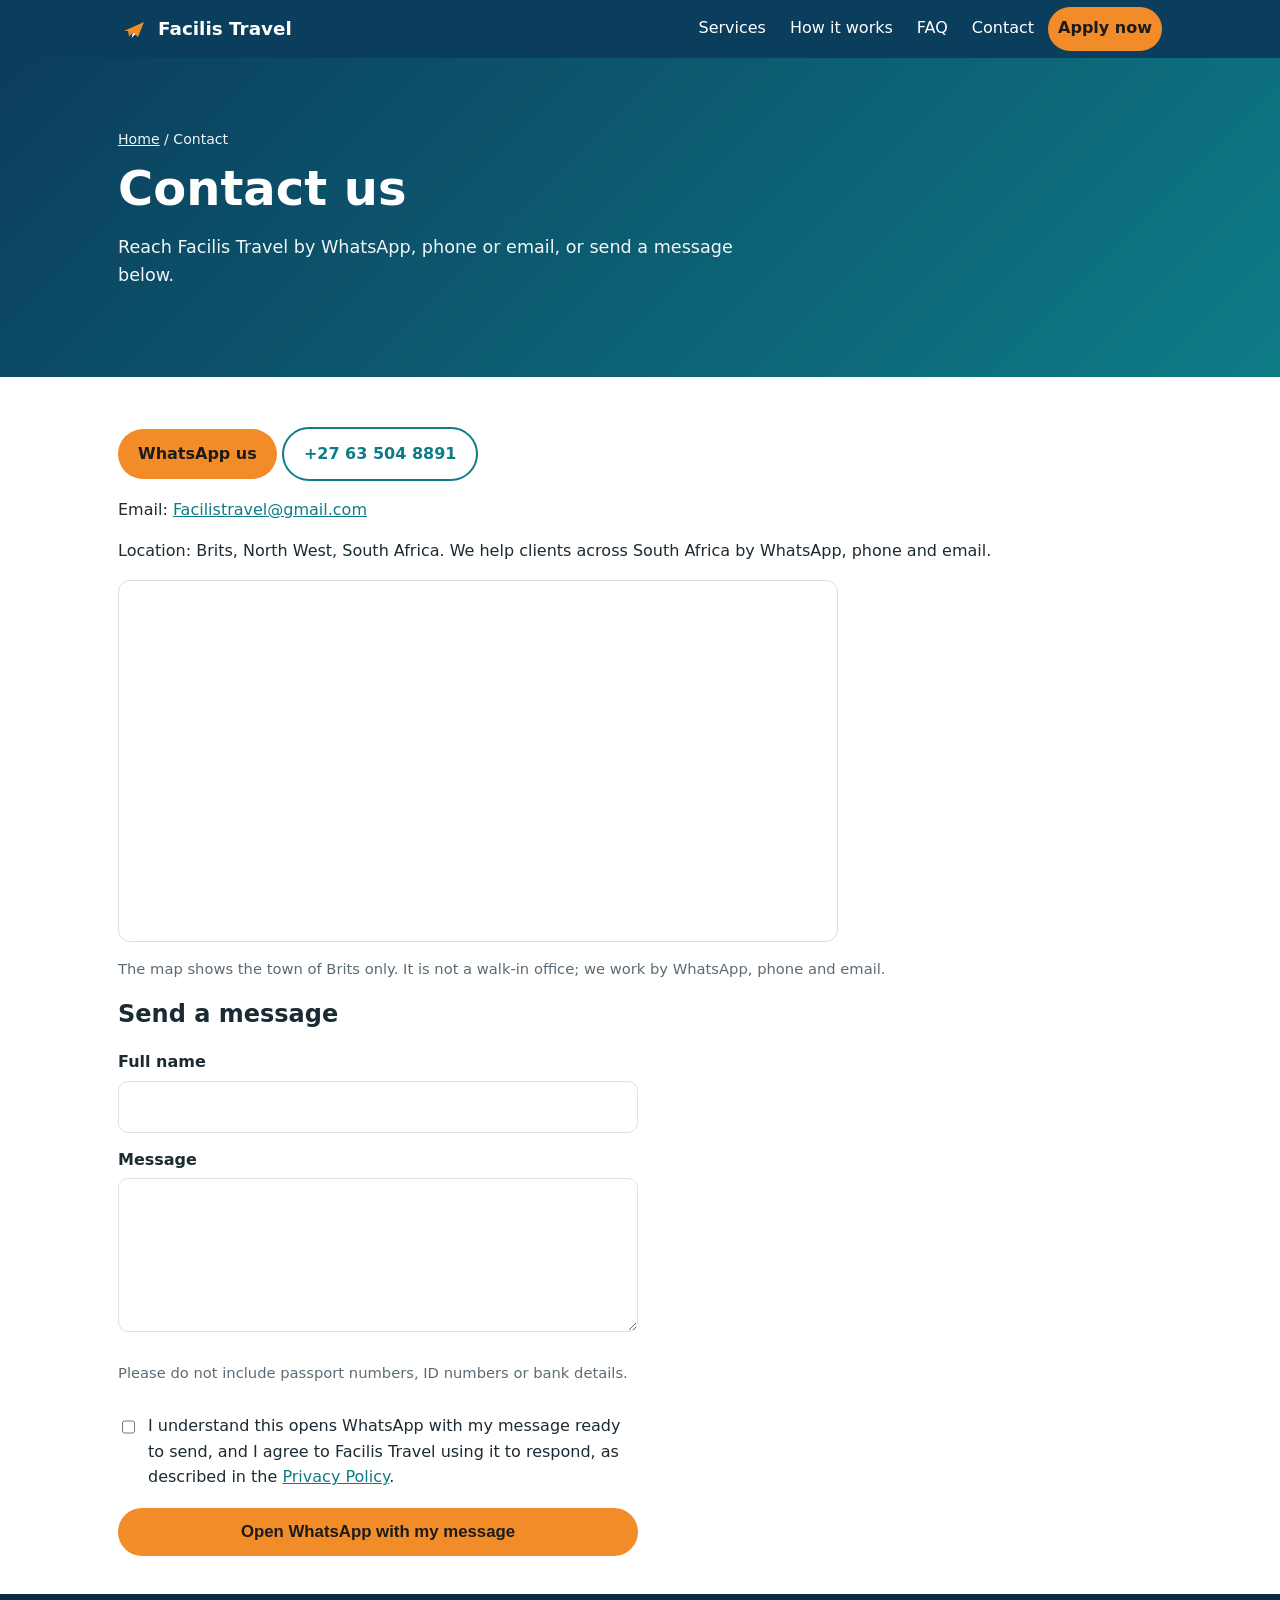
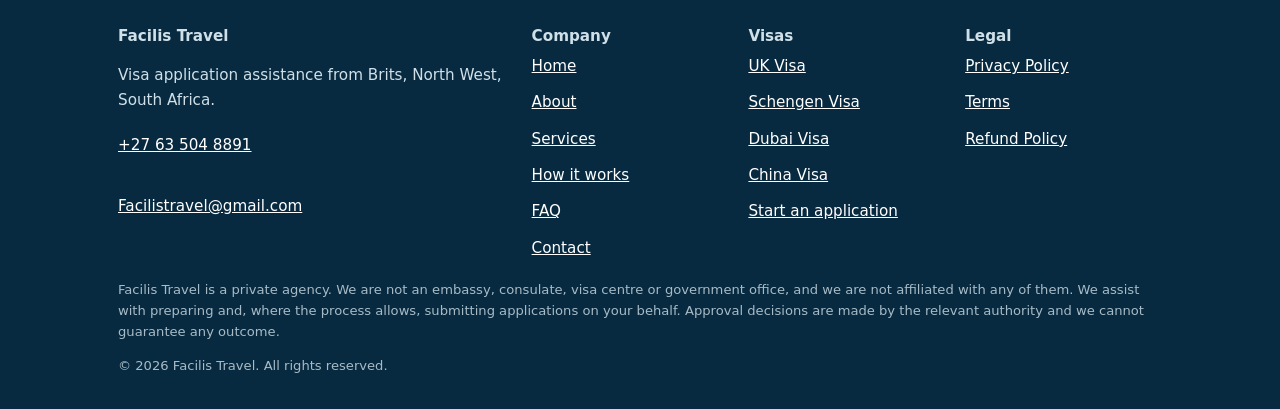
<file: contact.html>
<!DOCTYPE html>
<html lang="en-ZA">
<head>
<meta charset="UTF-8">
<meta name="viewport" content="width=device-width, initial-scale=1, viewport-fit=cover">
<title>Contact Facilis Travel | Brits, North West, South Africa</title>
<meta name="description" content="Contact Facilis Travel by WhatsApp, phone or email for help with UK, Schengen, Dubai or China visa applications. Based in Brits, North West.">
<link rel="canonical" href="https://facilistravel.co.za/contact.html">
<meta name="theme-color" content="#0b3d5c">
<meta property="og:type" content="website">
<meta property="og:locale" content="en_ZA">
<meta property="og:site_name" content="Facilis Travel">
<meta property="og:title" content="Contact Facilis Travel | Brits, North West, South Africa">
<meta property="og:description" content="Contact Facilis Travel by WhatsApp, phone or email for help with UK, Schengen, Dubai or China visa applications. Based in Brits, North West.">
<meta property="og:url" content="https://facilistravel.co.za/contact.html">
<meta property="og:image" content="https://facilistravel.co.za/og-image.png">
<meta property="og:image:width" content="1200"><meta property="og:image:height" content="630">
<meta property="og:image:alt" content="Facilis Travel - visa applications made easy">
<meta name="twitter:card" content="summary_large_image">
<meta name="twitter:title" content="Contact Facilis Travel | Brits, North West, South Africa">
<meta name="twitter:description" content="Contact Facilis Travel by WhatsApp, phone or email for help with UK, Schengen, Dubai or China visa applications. Based in Brits, North West.">
<meta name="twitter:image" content="https://facilistravel.co.za/og-image.png">
<link rel="icon" href="favicon.ico" sizes="48x48">
<link rel="icon" href="favicon.svg" type="image/svg+xml">
<link rel="apple-touch-icon" href="apple-touch-icon.png">
<link rel="manifest" href="site.webmanifest">
<link rel="stylesheet" href="style.css">
<script type="application/ld+json">{"@context":"https://schema.org","@type":"BreadcrumbList","itemListElement":[{"@type":"ListItem","position":1,"name":"Home","item":"https://facilistravel.co.za/"},{"@type":"ListItem","position":2,"name":"Contact","item":"https://facilistravel.co.za/contact.html"}]}</script>
</head>
<body>
<a class="skip" href="#main">Skip to main content</a>
<header class="hdr"><div class="wrap bar">
<a class="logo" href="./" aria-label="Facilis Travel home"><img src="favicon.svg" width="32" height="32" alt="">Facilis Travel</a>
<button class="burger" type="button" aria-label="Open menu" aria-expanded="false" aria-controls="nav">&#9776;</button>
<nav id="nav" aria-label="Main"><a href="services.html">Services</a><a href="how-it-works.html">How it works</a><a href="faq.html">FAQ</a><a href="contact.html">Contact</a><a class="btn" href="apply.html">Apply now</a></nav>
</div></header>
<main id="main">
<section class="hero"><div class="wrap"><nav class="crumbs" aria-label="Breadcrumb"><a href="./">Home</a> <span aria-hidden="true">/</span> <span aria-current="page">Contact</span></nav><h1>Contact us</h1><p class="lead">Reach Facilis Travel by WhatsApp, phone or email, or send a message below.</p></div></section>
<section class="wrap sec"><p><a class="btn" href="https://wa.me/27635048891?text=Hi%20Facilis%20Travel%2C%20I%27d%20like%20help%20with%20a%20visa%20application." rel="noopener">WhatsApp us</a> <a class="btn ghost" href="tel:+27635048891">+27 63 504 8891</a></p><p>Email: <a href="mailto:Facilistravel@gmail.com">Facilistravel@gmail.com</a></p><p>Location: Brits, North West, South Africa. We help clients across South Africa by WhatsApp, phone and email.</p><div class="map"><iframe title="Map of Brits, North West, South Africa" src="https://www.google.com/maps?q=Brits,+North+West,+South+Africa&amp;z=11&amp;output=embed" width="600" height="360" loading="lazy" referrerpolicy="no-referrer-when-downgrade" allowfullscreen></iframe></div><p class="note">The map shows the town of Brits only. It is not a walk-in office; we work by WhatsApp, phone and email.</p><h2>Send a message</h2><noscript><p class="note">The message form needs JavaScript. Please use the WhatsApp, phone or email links above.</p></noscript><form class="wa-form" hidden data-wa="27635048891" data-email="Facilistravel@gmail.com" data-title="Contact message" novalidate>
<label>Full name<input name="name" data-label="Name" required maxlength="100" autocomplete="name"></label>
<label>Message<textarea name="message" data-label="Message" rows="5" required maxlength="1000"></textarea></label>
<p class="note">Please do not include passport numbers, ID numbers or bank details.</p>
<label class="chk"><input type="checkbox" name="consent" required> <span>I understand this opens WhatsApp with my message ready to send, and I agree to Facilis Travel using it to respond, as described in the <a href="privacy.html">Privacy Policy</a>.</span></label>
<button class="btn big" type="submit">Open WhatsApp with my message</button>
<div class="status" role="status" aria-live="polite" hidden></div></form></section>
</main>
<footer class="ftr"><div class="wrap">
<div class="cols">
<div><strong>Facilis Travel</strong><p>Visa application assistance from Brits, North West, South Africa.</p><p><a href="tel:+27635048891">+27 63 504 8891</a><br><a href="mailto:Facilistravel@gmail.com">Facilistravel@gmail.com</a></p></div>
<div><strong>Company</strong><a href="./">Home</a><a href="about.html">About</a><a href="services.html">Services</a><a href="how-it-works.html">How it works</a><a href="faq.html">FAQ</a><a href="contact.html">Contact</a></div>
<div><strong>Visas</strong><a href="uk-visa.html">UK Visa</a><a href="schengen-visa.html">Schengen Visa</a><a href="dubai-visa.html">Dubai Visa</a><a href="china-visa.html">China Visa</a><a href="apply.html">Start an application</a></div><div><strong>Legal</strong><a href="privacy.html">Privacy Policy</a><a href="terms.html">Terms</a><a href="refunds.html">Refund Policy</a></div>
</div>
<p class="disc">Facilis Travel is a private agency. We are not an embassy, consulate, visa centre or government office, and we are not affiliated with any of them. We assist with preparing and, where the process allows, submitting applications on your behalf. Approval decisions are made by the relevant authority and we cannot guarantee any outcome.</p>
<p class="copy">&copy; <span id="yr">2026</span> Facilis Travel. All rights reserved.</p>
</div></footer>
<div class="mbar"><a href="https://wa.me/27635048891?text=Hi%20Facilis%20Travel%2C%20I%27d%20like%20help%20with%20a%20visa%20application." rel="noopener" aria-label="Message us on WhatsApp">WhatsApp</a><a class="p" href="apply.html">Apply now</a><a href="tel:+27635048891" aria-label="Call Facilis Travel">Call</a></div>
<script src="main.js" defer></script>
</body>
</html>
</file>
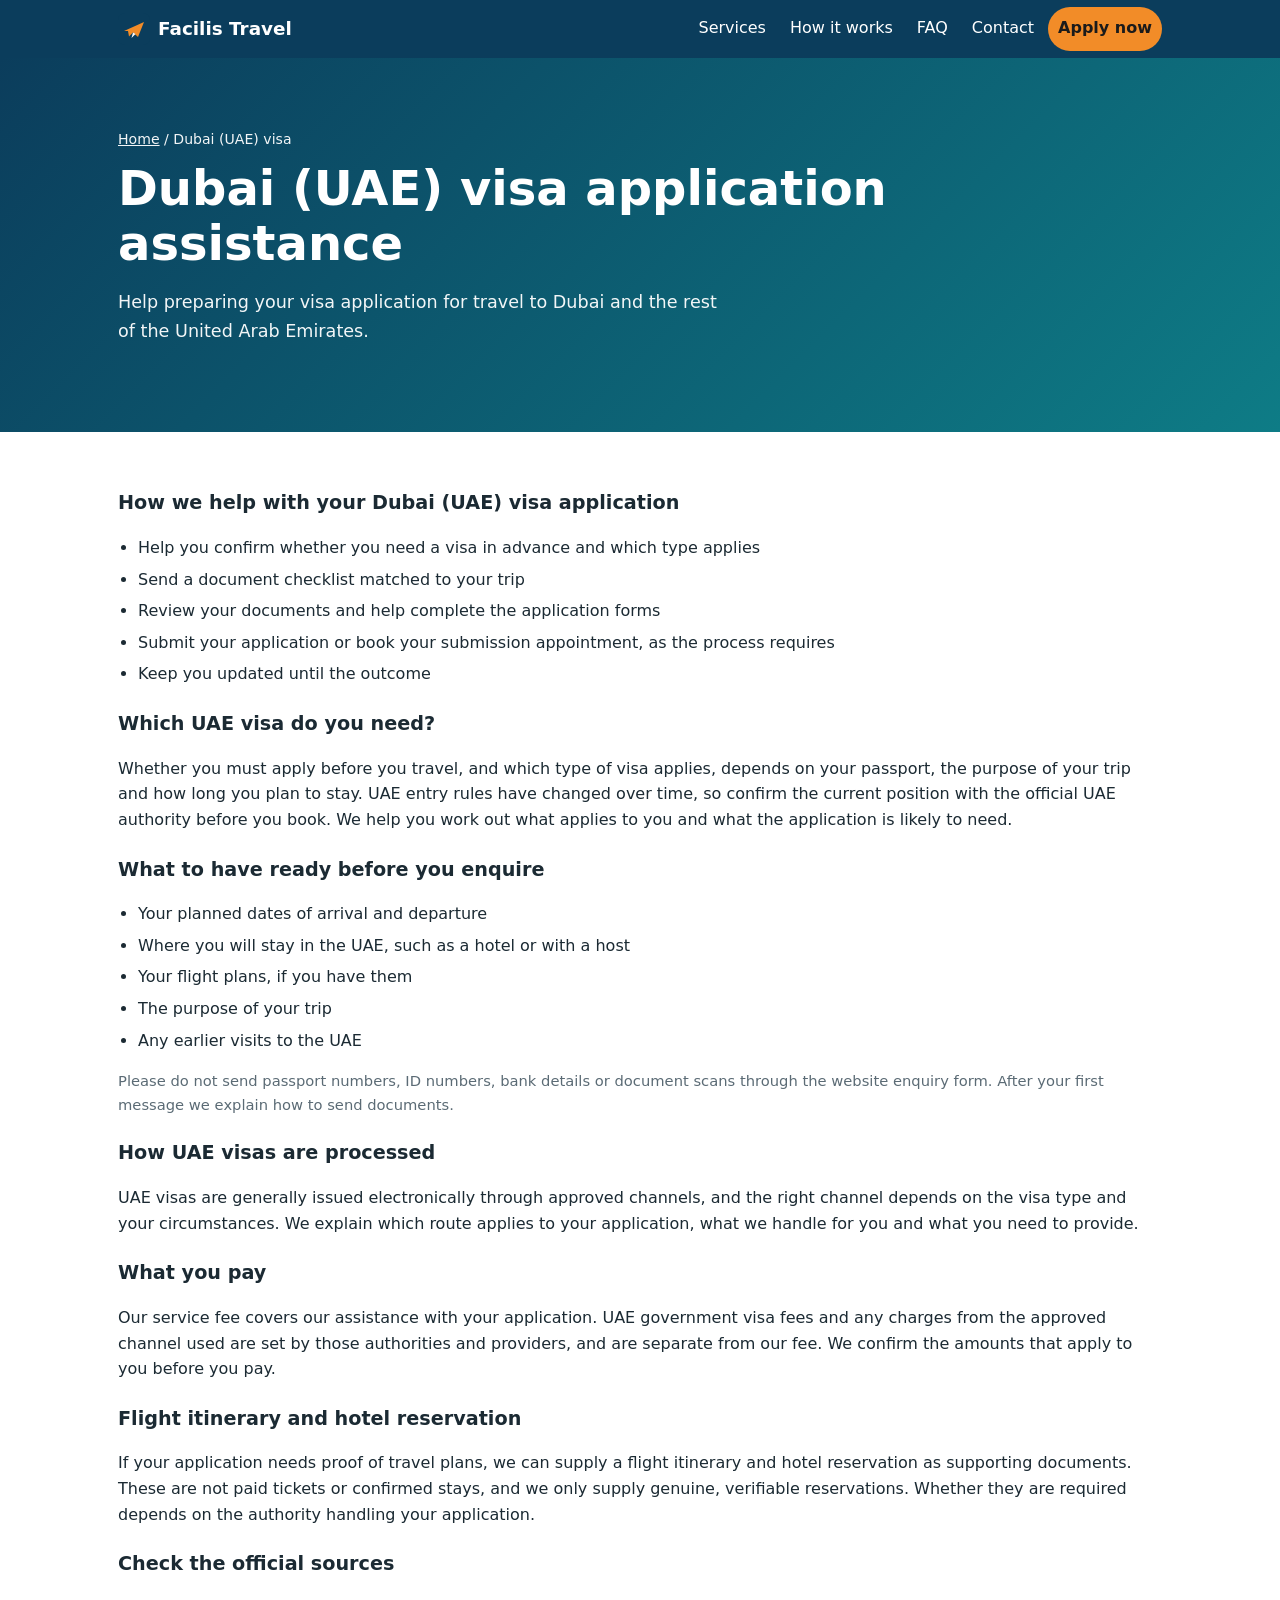
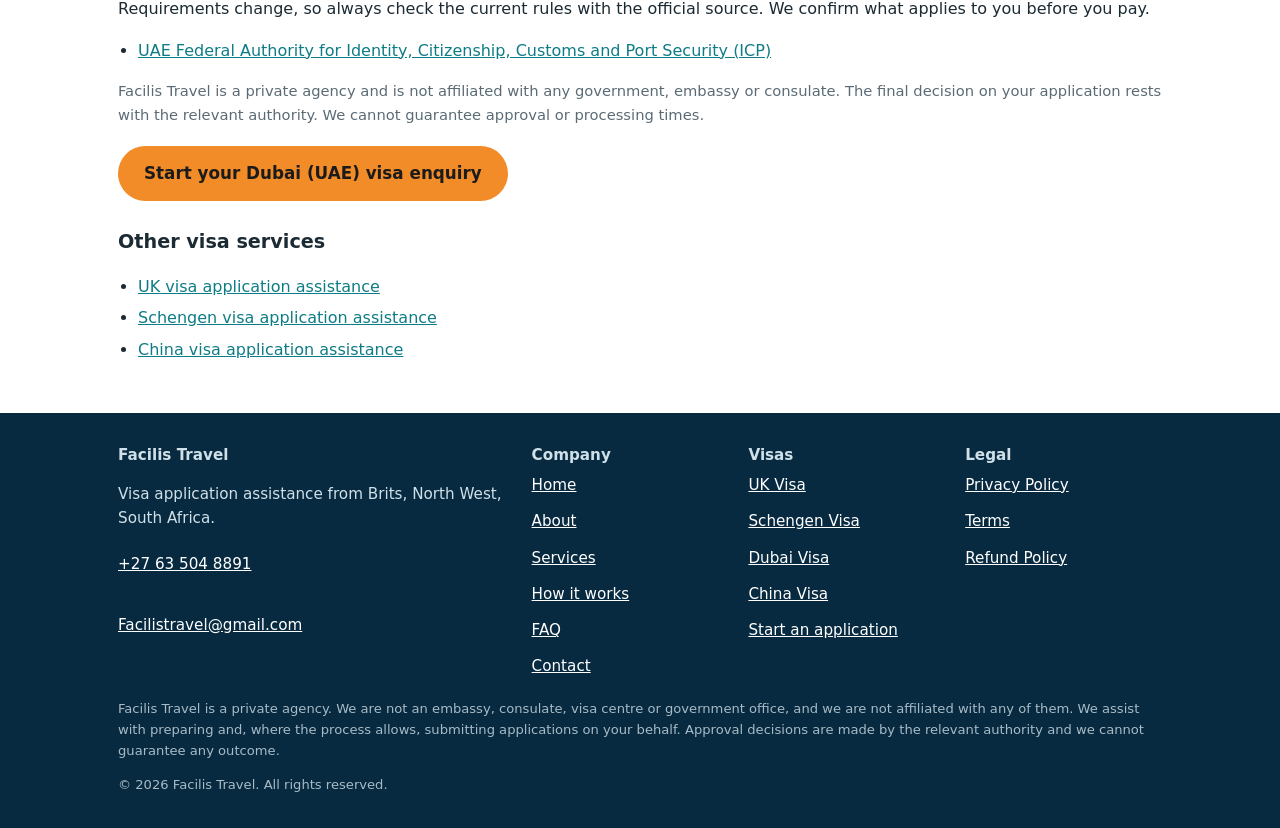
<file: dubai-visa.html>
<!DOCTYPE html>
<html lang="en-ZA">
<head>
<meta charset="UTF-8">
<meta name="viewport" content="width=device-width, initial-scale=1, viewport-fit=cover">
<title>Dubai &amp; UAE Visa Application Help | Facilis Travel</title>
<meta name="description" content="Help with Dubai and UAE visa applications from Brits, North West, South Africa. We check your details and documents and keep you updated.">
<link rel="canonical" href="https://facilistravel.co.za/dubai-visa.html">
<meta name="theme-color" content="#0b3d5c">
<meta property="og:type" content="website">
<meta property="og:locale" content="en_ZA">
<meta property="og:site_name" content="Facilis Travel">
<meta property="og:title" content="Dubai &amp; UAE Visa Application Help | Facilis Travel">
<meta property="og:description" content="Help with Dubai and UAE visa applications from Brits, North West, South Africa. We check your details and documents and keep you updated.">
<meta property="og:url" content="https://facilistravel.co.za/dubai-visa.html">
<meta property="og:image" content="https://facilistravel.co.za/og-image.png">
<meta property="og:image:width" content="1200"><meta property="og:image:height" content="630">
<meta property="og:image:alt" content="Facilis Travel - visa applications made easy">
<meta name="twitter:card" content="summary_large_image">
<meta name="twitter:title" content="Dubai &amp; UAE Visa Application Help | Facilis Travel">
<meta name="twitter:description" content="Help with Dubai and UAE visa applications from Brits, North West, South Africa. We check your details and documents and keep you updated.">
<meta name="twitter:image" content="https://facilistravel.co.za/og-image.png">
<link rel="icon" href="favicon.ico" sizes="48x48">
<link rel="icon" href="favicon.svg" type="image/svg+xml">
<link rel="apple-touch-icon" href="apple-touch-icon.png">
<link rel="manifest" href="site.webmanifest">
<link rel="stylesheet" href="style.css">
<script type="application/ld+json">{"@context":"https://schema.org","@type":"Service","name":"Dubai (UAE) visa application assistance","serviceType":"Visa application assistance","url":"https://facilistravel.co.za/dubai-visa.html","description":"Help with Dubai and UAE visa applications from Brits, North West, South Africa. We check your details and documents and keep you updated.","provider":{"@id":"https://facilistravel.co.za/#organization"},"areaServed":{"@type":"Country","name":"South Africa"}}</script>
<script type="application/ld+json">{"@context":"https://schema.org","@type":"BreadcrumbList","itemListElement":[{"@type":"ListItem","position":1,"name":"Home","item":"https://facilistravel.co.za/"},{"@type":"ListItem","position":2,"name":"Dubai (UAE) visa","item":"https://facilistravel.co.za/dubai-visa.html"}]}</script>
</head>
<body>
<a class="skip" href="#main">Skip to main content</a>
<header class="hdr"><div class="wrap bar">
<a class="logo" href="./" aria-label="Facilis Travel home"><img src="favicon.svg" width="32" height="32" alt="">Facilis Travel</a>
<button class="burger" type="button" aria-label="Open menu" aria-expanded="false" aria-controls="nav">&#9776;</button>
<nav id="nav" aria-label="Main"><a href="services.html">Services</a><a href="how-it-works.html">How it works</a><a href="faq.html">FAQ</a><a href="contact.html">Contact</a><a class="btn" href="apply.html">Apply now</a></nav>
</div></header>
<main id="main">
<section class="hero"><div class="wrap"><nav class="crumbs" aria-label="Breadcrumb"><a href="./">Home</a> <span aria-hidden="true">/</span> <span aria-current="page">Dubai (UAE) visa</span></nav><h1>Dubai (UAE) visa application assistance</h1><p class="lead">Help preparing your visa application for travel to Dubai and the rest of the United Arab Emirates.</p></div></section>
<section class="wrap sec prose"><h2>How we help with your Dubai (UAE) visa application</h2><ul class="ticks"><li>Help you confirm whether you need a visa in advance and which type applies</li><li>Send a document checklist matched to your trip</li><li>Review your documents and help complete the application forms</li><li>Submit your application or book your submission appointment, as the process requires</li><li>Keep you updated until the outcome</li></ul><h2>Which UAE visa do you need?</h2><p>Whether you must apply before you travel, and which type of visa applies, depends on your passport, the purpose of your trip and how long you plan to stay. UAE entry rules have changed over time, so confirm the current position with the official UAE authority before you book. We help you work out what applies to you and what the application is likely to need.</p><h2>What to have ready before you enquire</h2><ul class="ticks"><li>Your planned dates of arrival and departure</li><li>Where you will stay in the UAE, such as a hotel or with a host</li><li>Your flight plans, if you have them</li><li>The purpose of your trip</li><li>Any earlier visits to the UAE</li></ul><p class="note">Please do not send passport numbers, ID numbers, bank details or document scans through the website enquiry form. After your first message we explain how to send documents.</p><h2>How UAE visas are processed</h2><p>UAE visas are generally issued electronically through approved channels, and the right channel depends on the visa type and your circumstances. We explain which route applies to your application, what we handle for you and what you need to provide.</p><h2>What you pay</h2><p>Our service fee covers our assistance with your application. UAE government visa fees and any charges from the approved channel used are set by those authorities and providers, and are separate from our fee. We confirm the amounts that apply to you before you pay.</p><h2>Flight itinerary and hotel reservation</h2><p>If your application needs proof of travel plans, we can supply a flight itinerary and hotel reservation as supporting documents. These are not paid tickets or confirmed stays, and we only supply genuine, verifiable reservations. Whether they are required depends on the authority handling your application.</p><h2>Check the official sources</h2><p>Requirements change, so always check the current rules with the official source. We confirm what applies to you before you pay.</p><ul class="ticks"><li><a href="https://icp.gov.ae/en/" rel="noopener">UAE Federal Authority for Identity, Citizenship, Customs and Port Security (ICP)</a></li></ul><p class="note">Facilis Travel is a private agency and is not affiliated with any government, embassy or consulate. The final decision on your application rests with the relevant authority. We cannot guarantee approval or processing times.</p><p><a class="btn big" href="apply.html?visa=dubai">Start your Dubai (UAE) visa enquiry</a></p><h2>Other visa services</h2><ul class="ticks"><li><a href="uk-visa.html">UK visa application assistance</a></li><li><a href="schengen-visa.html">Schengen visa application assistance</a></li><li><a href="china-visa.html">China visa application assistance</a></li></ul></section>
</main>
<footer class="ftr"><div class="wrap">
<div class="cols">
<div><strong>Facilis Travel</strong><p>Visa application assistance from Brits, North West, South Africa.</p><p><a href="tel:+27635048891">+27 63 504 8891</a><br><a href="mailto:Facilistravel@gmail.com">Facilistravel@gmail.com</a></p></div>
<div><strong>Company</strong><a href="./">Home</a><a href="about.html">About</a><a href="services.html">Services</a><a href="how-it-works.html">How it works</a><a href="faq.html">FAQ</a><a href="contact.html">Contact</a></div>
<div><strong>Visas</strong><a href="uk-visa.html">UK Visa</a><a href="schengen-visa.html">Schengen Visa</a><a href="dubai-visa.html">Dubai Visa</a><a href="china-visa.html">China Visa</a><a href="apply.html">Start an application</a></div><div><strong>Legal</strong><a href="privacy.html">Privacy Policy</a><a href="terms.html">Terms</a><a href="refunds.html">Refund Policy</a></div>
</div>
<p class="disc">Facilis Travel is a private agency. We are not an embassy, consulate, visa centre or government office, and we are not affiliated with any of them. We assist with preparing and, where the process allows, submitting applications on your behalf. Approval decisions are made by the relevant authority and we cannot guarantee any outcome.</p>
<p class="copy">&copy; <span id="yr">2026</span> Facilis Travel. All rights reserved.</p>
</div></footer>
<div class="mbar"><a href="https://wa.me/27635048891?text=Hi%20Facilis%20Travel%2C%20I%27d%20like%20help%20with%20a%20visa%20application." rel="noopener" aria-label="Message us on WhatsApp">WhatsApp</a><a class="p" href="apply.html">Apply now</a><a href="tel:+27635048891" aria-label="Call Facilis Travel">Call</a></div>
<script src="main.js" defer></script>
</body>
</html>
</file>
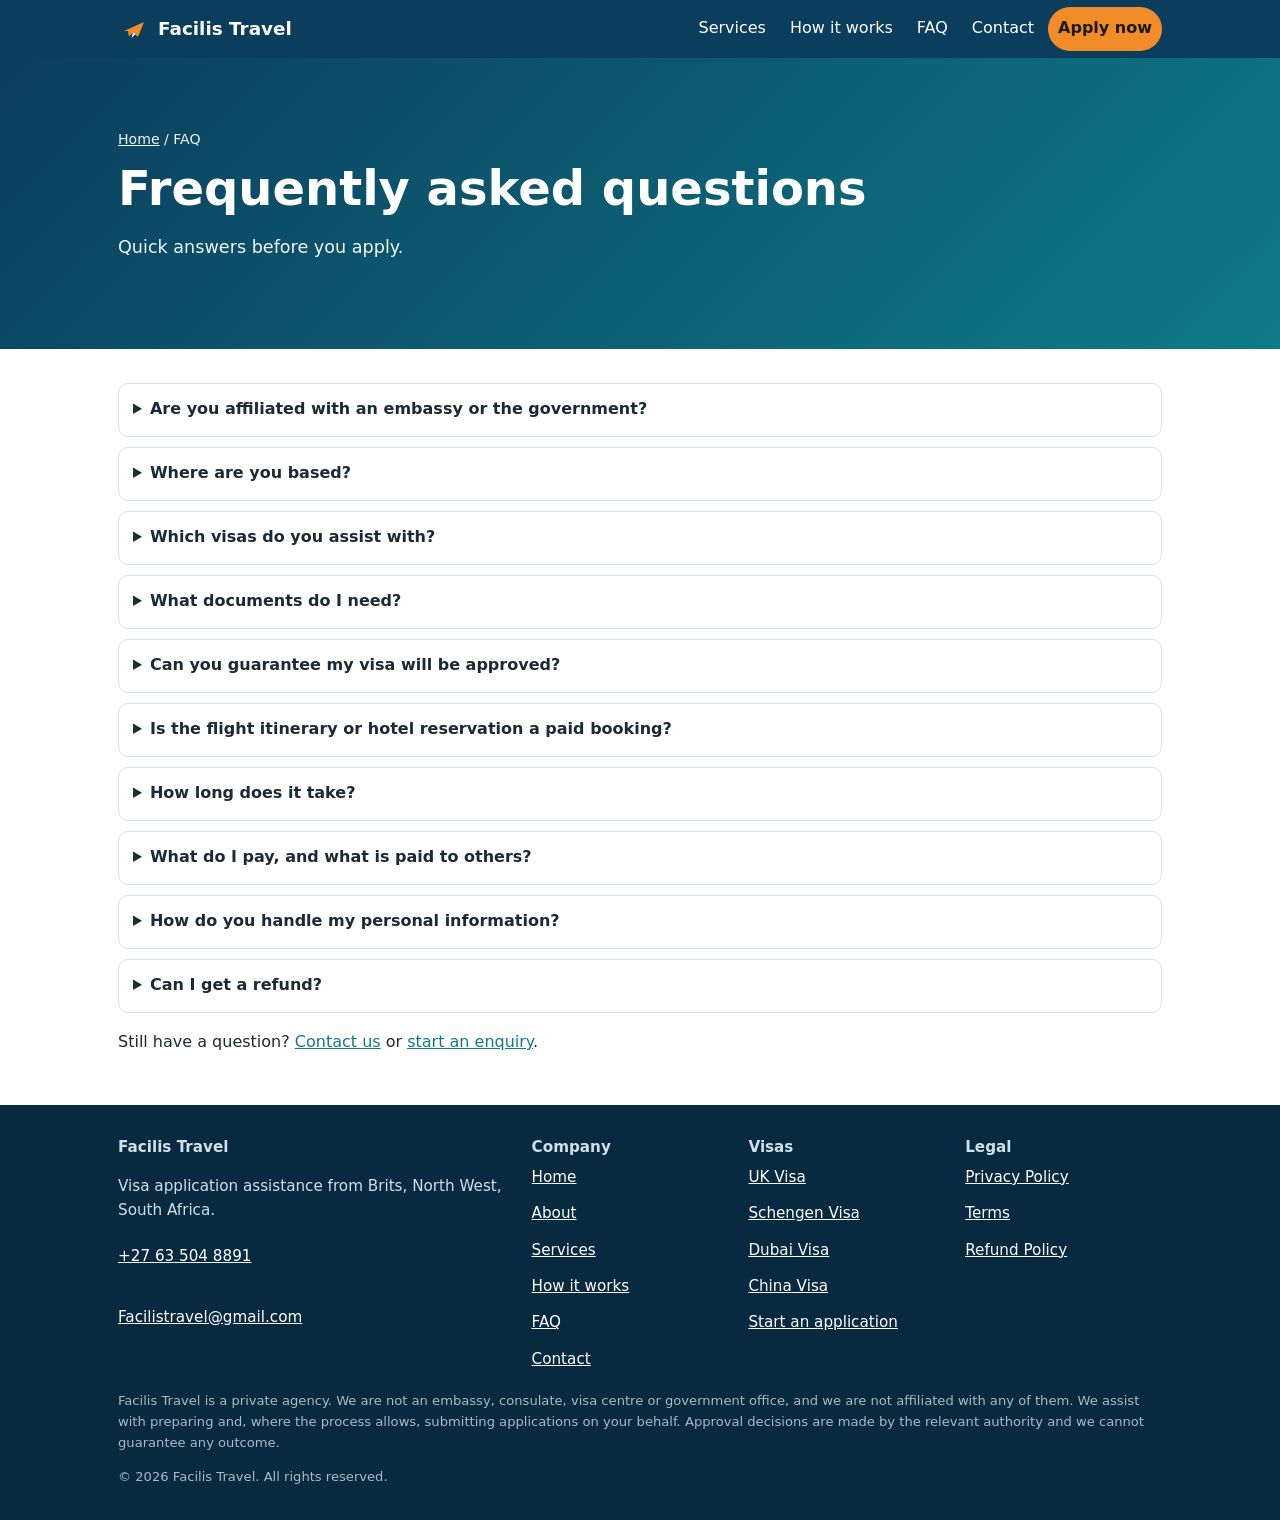
<file: faq.html>
<!DOCTYPE html>
<html lang="en-ZA">
<head>
<meta charset="UTF-8">
<meta name="viewport" content="width=device-width, initial-scale=1, viewport-fit=cover">
<title>Visa Application FAQs | Facilis Travel</title>
<meta name="description" content="Answers about UK, Schengen, Dubai and China visa applications, documents, fees, flight itineraries, hotel reservations, timelines and refunds.">
<link rel="canonical" href="https://facilistravel.co.za/faq.html">
<meta name="theme-color" content="#0b3d5c">
<meta property="og:type" content="website">
<meta property="og:locale" content="en_ZA">
<meta property="og:site_name" content="Facilis Travel">
<meta property="og:title" content="Visa Application FAQs | Facilis Travel">
<meta property="og:description" content="Answers about UK, Schengen, Dubai and China visa applications, documents, fees, flight itineraries, hotel reservations, timelines and refunds.">
<meta property="og:url" content="https://facilistravel.co.za/faq.html">
<meta property="og:image" content="https://facilistravel.co.za/og-image.png">
<meta property="og:image:width" content="1200"><meta property="og:image:height" content="630">
<meta property="og:image:alt" content="Facilis Travel - visa applications made easy">
<meta name="twitter:card" content="summary_large_image">
<meta name="twitter:title" content="Visa Application FAQs | Facilis Travel">
<meta name="twitter:description" content="Answers about UK, Schengen, Dubai and China visa applications, documents, fees, flight itineraries, hotel reservations, timelines and refunds.">
<meta name="twitter:image" content="https://facilistravel.co.za/og-image.png">
<link rel="icon" href="favicon.ico" sizes="48x48">
<link rel="icon" href="favicon.svg" type="image/svg+xml">
<link rel="apple-touch-icon" href="apple-touch-icon.png">
<link rel="manifest" href="site.webmanifest">
<link rel="stylesheet" href="style.css">
<script type="application/ld+json">{"@context":"https://schema.org","@type":"FAQPage","mainEntity":[{"@type":"Question","name":"Are you affiliated with an embassy or the government?","acceptedAnswer":{"@type":"Answer","text":"No. We are a private agency that assists with applications. Decisions are made by the relevant embassy, consulate or authority."}},{"@type":"Question","name":"Where are you based?","acceptedAnswer":{"@type":"Answer","text":"We are based in Brits, North West, South Africa, and help applicants across South Africa by WhatsApp, phone and email. Please contact us before planning any visit."}},{"@type":"Question","name":"Which visas do you assist with?","acceptedAnswer":{"@type":"Answer","text":"UK, Schengen countries, Dubai (UAE) and China."}},{"@type":"Question","name":"What documents do I need?","acceptedAnswer":{"@type":"Answer","text":"It depends on the visa and your circumstances. After you enquire, we send a checklist for your specific application."}},{"@type":"Question","name":"Can you guarantee my visa will be approved?","acceptedAnswer":{"@type":"Answer","text":"No. The relevant authority makes the decision, and we cannot guarantee approval or processing times."}},{"@type":"Question","name":"Is the flight itinerary or hotel reservation a paid booking?","acceptedAnswer":{"@type":"Answer","text":"No. They are supporting documents for your application, not paid tickets or confirmed stays. We only supply genuine, verifiable reservations because embassies may check. We advise waiting for your visa decision before paying for non-refundable travel."}},{"@type":"Question","name":"How long does it take?","acceptedAnswer":{"@type":"Answer","text":"Processing times are set by the embassy or visa centre and can change. We tell you what to expect for your application and keep you updated."}},{"@type":"Question","name":"What do I pay, and what is paid to others?","acceptedAnswer":{"@type":"Answer","text":"Our service fee covers our assistance. Government visa fees and visa-centre charges are set by the authorities and providers and are separate. We confirm the amounts that apply before you pay."}},{"@type":"Question","name":"How do you handle my personal information?","acceptedAnswer":{"@type":"Answer","text":"We ask for only what is needed to deal with your enquiry or application, and we tell you how to send documents before you share them. See our Privacy Policy for details."}},{"@type":"Question","name":"Can I get a refund?","acceptedAnswer":{"@type":"Answer","text":"See our Refund Policy. Embassy and visa centre fees already paid are generally not refundable."}}]}</script>
<script type="application/ld+json">{"@context":"https://schema.org","@type":"BreadcrumbList","itemListElement":[{"@type":"ListItem","position":1,"name":"Home","item":"https://facilistravel.co.za/"},{"@type":"ListItem","position":2,"name":"FAQ","item":"https://facilistravel.co.za/faq.html"}]}</script>
</head>
<body>
<a class="skip" href="#main">Skip to main content</a>
<header class="hdr"><div class="wrap bar">
<a class="logo" href="./" aria-label="Facilis Travel home"><img src="favicon.svg" width="32" height="32" alt="">Facilis Travel</a>
<button class="burger" type="button" aria-label="Open menu" aria-expanded="false" aria-controls="nav">&#9776;</button>
<nav id="nav" aria-label="Main"><a href="services.html">Services</a><a href="how-it-works.html">How it works</a><a href="faq.html">FAQ</a><a href="contact.html">Contact</a><a class="btn" href="apply.html">Apply now</a></nav>
</div></header>
<main id="main">
<section class="hero"><div class="wrap"><nav class="crumbs" aria-label="Breadcrumb"><a href="./">Home</a> <span aria-hidden="true">/</span> <span aria-current="page">FAQ</span></nav><h1>Frequently asked questions</h1><p class="lead">Quick answers before you apply.</p></div></section>
<section class="wrap sec"><details><summary>Are you affiliated with an embassy or the government?</summary><p>No. We are a private agency that assists with applications. Decisions are made by the relevant embassy, consulate or authority.</p></details><details><summary>Where are you based?</summary><p>We are based in Brits, North West, South Africa, and help applicants across South Africa by WhatsApp, phone and email. Please contact us before planning any visit.</p></details><details><summary>Which visas do you assist with?</summary><p>UK, Schengen countries, Dubai (UAE) and China.</p></details><details><summary>What documents do I need?</summary><p>It depends on the visa and your circumstances. After you enquire, we send a checklist for your specific application.</p></details><details><summary>Can you guarantee my visa will be approved?</summary><p>No. The relevant authority makes the decision, and we cannot guarantee approval or processing times.</p></details><details><summary>Is the flight itinerary or hotel reservation a paid booking?</summary><p>No. They are supporting documents for your application, not paid tickets or confirmed stays. We only supply genuine, verifiable reservations because embassies may check. We advise waiting for your visa decision before paying for non-refundable travel.</p></details><details><summary>How long does it take?</summary><p>Processing times are set by the embassy or visa centre and can change. We tell you what to expect for your application and keep you updated.</p></details><details><summary>What do I pay, and what is paid to others?</summary><p>Our service fee covers our assistance. Government visa fees and visa-centre charges are set by the authorities and providers and are separate. We confirm the amounts that apply before you pay.</p></details><details><summary>How do you handle my personal information?</summary><p>We ask for only what is needed to deal with your enquiry or application, and we tell you how to send documents before you share them. See our <a href="privacy.html">Privacy Policy</a> for details.</p></details><details><summary>Can I get a refund?</summary><p>See our <a href="refunds.html">Refund Policy</a>. Embassy and visa centre fees already paid are generally not refundable.</p></details><p>Still have a question? <a href="contact.html">Contact us</a> or <a href="apply.html">start an enquiry</a>.</p></section>
</main>
<footer class="ftr"><div class="wrap">
<div class="cols">
<div><strong>Facilis Travel</strong><p>Visa application assistance from Brits, North West, South Africa.</p><p><a href="tel:+27635048891">+27 63 504 8891</a><br><a href="mailto:Facilistravel@gmail.com">Facilistravel@gmail.com</a></p></div>
<div><strong>Company</strong><a href="./">Home</a><a href="about.html">About</a><a href="services.html">Services</a><a href="how-it-works.html">How it works</a><a href="faq.html">FAQ</a><a href="contact.html">Contact</a></div>
<div><strong>Visas</strong><a href="uk-visa.html">UK Visa</a><a href="schengen-visa.html">Schengen Visa</a><a href="dubai-visa.html">Dubai Visa</a><a href="china-visa.html">China Visa</a><a href="apply.html">Start an application</a></div><div><strong>Legal</strong><a href="privacy.html">Privacy Policy</a><a href="terms.html">Terms</a><a href="refunds.html">Refund Policy</a></div>
</div>
<p class="disc">Facilis Travel is a private agency. We are not an embassy, consulate, visa centre or government office, and we are not affiliated with any of them. We assist with preparing and, where the process allows, submitting applications on your behalf. Approval decisions are made by the relevant authority and we cannot guarantee any outcome.</p>
<p class="copy">&copy; <span id="yr">2026</span> Facilis Travel. All rights reserved.</p>
</div></footer>
<div class="mbar"><a href="https://wa.me/27635048891?text=Hi%20Facilis%20Travel%2C%20I%27d%20like%20help%20with%20a%20visa%20application." rel="noopener" aria-label="Message us on WhatsApp">WhatsApp</a><a class="p" href="apply.html">Apply now</a><a href="tel:+27635048891" aria-label="Call Facilis Travel">Call</a></div>
<script src="main.js" defer></script>
</body>
</html>
</file>
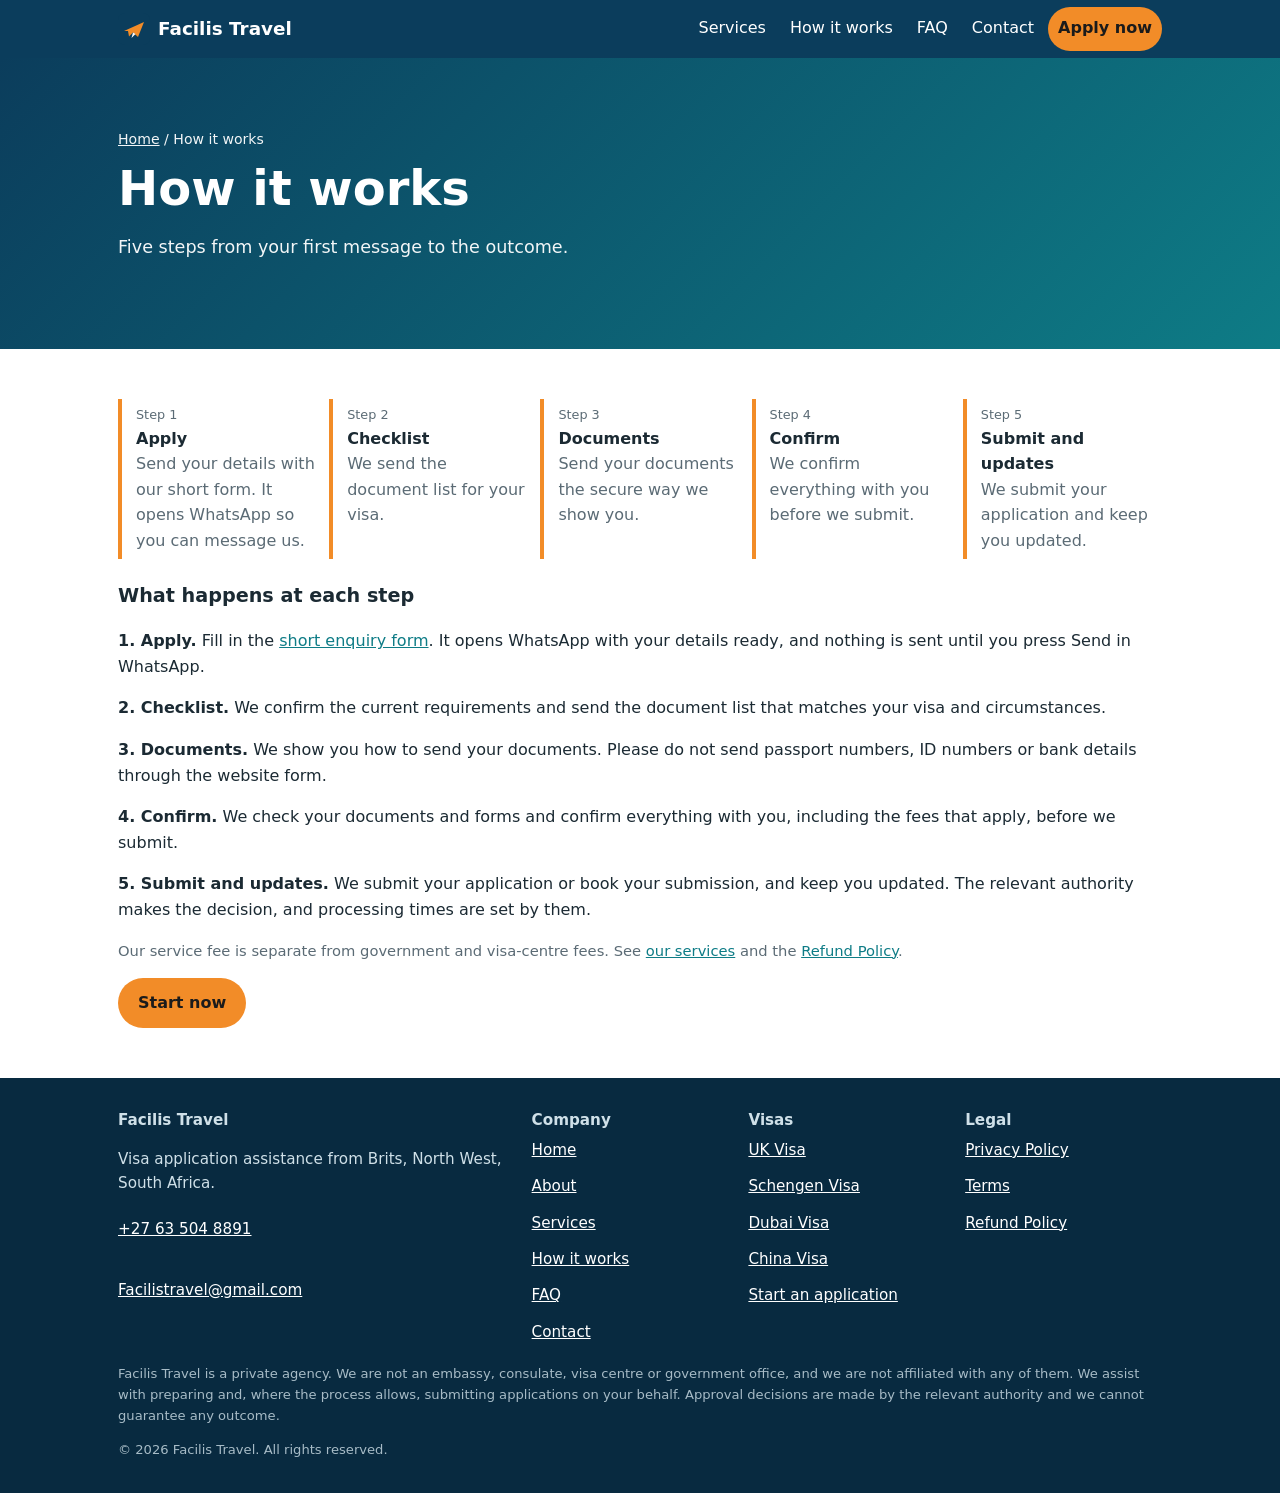
<file: how-it-works.html>
<!DOCTYPE html>
<html lang="en-ZA">
<head>
<meta charset="UTF-8">
<meta name="viewport" content="width=device-width, initial-scale=1, viewport-fit=cover">
<title>How Our Visa Application Process Works | Facilis Travel</title>
<meta name="description" content="See how Facilis Travel helps with visa applications: enquiry, document checklist, document checks, your confirmation, then submission and updates.">
<link rel="canonical" href="https://facilistravel.co.za/how-it-works.html">
<meta name="theme-color" content="#0b3d5c">
<meta property="og:type" content="website">
<meta property="og:locale" content="en_ZA">
<meta property="og:site_name" content="Facilis Travel">
<meta property="og:title" content="How Our Visa Application Process Works | Facilis Travel">
<meta property="og:description" content="See how Facilis Travel helps with visa applications: enquiry, document checklist, document checks, your confirmation, then submission and updates.">
<meta property="og:url" content="https://facilistravel.co.za/how-it-works.html">
<meta property="og:image" content="https://facilistravel.co.za/og-image.png">
<meta property="og:image:width" content="1200"><meta property="og:image:height" content="630">
<meta property="og:image:alt" content="Facilis Travel - visa applications made easy">
<meta name="twitter:card" content="summary_large_image">
<meta name="twitter:title" content="How Our Visa Application Process Works | Facilis Travel">
<meta name="twitter:description" content="See how Facilis Travel helps with visa applications: enquiry, document checklist, document checks, your confirmation, then submission and updates.">
<meta name="twitter:image" content="https://facilistravel.co.za/og-image.png">
<link rel="icon" href="favicon.ico" sizes="48x48">
<link rel="icon" href="favicon.svg" type="image/svg+xml">
<link rel="apple-touch-icon" href="apple-touch-icon.png">
<link rel="manifest" href="site.webmanifest">
<link rel="stylesheet" href="style.css">
<script type="application/ld+json">{"@context":"https://schema.org","@type":"BreadcrumbList","itemListElement":[{"@type":"ListItem","position":1,"name":"Home","item":"https://facilistravel.co.za/"},{"@type":"ListItem","position":2,"name":"How it works","item":"https://facilistravel.co.za/how-it-works.html"}]}</script>
</head>
<body>
<a class="skip" href="#main">Skip to main content</a>
<header class="hdr"><div class="wrap bar">
<a class="logo" href="./" aria-label="Facilis Travel home"><img src="favicon.svg" width="32" height="32" alt="">Facilis Travel</a>
<button class="burger" type="button" aria-label="Open menu" aria-expanded="false" aria-controls="nav">&#9776;</button>
<nav id="nav" aria-label="Main"><a href="services.html">Services</a><a href="how-it-works.html">How it works</a><a href="faq.html">FAQ</a><a href="contact.html">Contact</a><a class="btn" href="apply.html">Apply now</a></nav>
</div></header>
<main id="main">
<section class="hero"><div class="wrap"><nav class="crumbs" aria-label="Breadcrumb"><a href="./">Home</a> <span aria-hidden="true">/</span> <span aria-current="page">How it works</span></nav><h1>How it works</h1><p class="lead">Five steps from your first message to the outcome.</p></div></section>
<section class="wrap sec prose"><ol class="steps"><li><b>Apply</b><span>Send your details with our short form. It opens WhatsApp so you can message us.</span></li><li><b>Checklist</b><span>We send the document list for your visa.</span></li><li><b>Documents</b><span>Send your documents the secure way we show you.</span></li><li><b>Confirm</b><span>We confirm everything with you before we submit.</span></li><li><b>Submit and updates</b><span>We submit your application and keep you updated.</span></li></ol><h2>What happens at each step</h2><p><strong>1. Apply.</strong> Fill in the <a href="apply.html">short enquiry form</a>. It opens WhatsApp with your details ready, and nothing is sent until you press Send in WhatsApp.</p><p><strong>2. Checklist.</strong> We confirm the current requirements and send the document list that matches your visa and circumstances.</p><p><strong>3. Documents.</strong> We show you how to send your documents. Please do not send passport numbers, ID numbers or bank details through the website form.</p><p><strong>4. Confirm.</strong> We check your documents and forms and confirm everything with you, including the fees that apply, before we submit.</p><p><strong>5. Submit and updates.</strong> We submit your application or book your submission, and keep you updated. The relevant authority makes the decision, and processing times are set by them.</p><p class="note">Our service fee is separate from government and visa-centre fees. See <a href="services.html">our services</a> and the <a href="refunds.html">Refund Policy</a>.</p><p><a class="btn" href="apply.html">Start now</a></p></section>
</main>
<footer class="ftr"><div class="wrap">
<div class="cols">
<div><strong>Facilis Travel</strong><p>Visa application assistance from Brits, North West, South Africa.</p><p><a href="tel:+27635048891">+27 63 504 8891</a><br><a href="mailto:Facilistravel@gmail.com">Facilistravel@gmail.com</a></p></div>
<div><strong>Company</strong><a href="./">Home</a><a href="about.html">About</a><a href="services.html">Services</a><a href="how-it-works.html">How it works</a><a href="faq.html">FAQ</a><a href="contact.html">Contact</a></div>
<div><strong>Visas</strong><a href="uk-visa.html">UK Visa</a><a href="schengen-visa.html">Schengen Visa</a><a href="dubai-visa.html">Dubai Visa</a><a href="china-visa.html">China Visa</a><a href="apply.html">Start an application</a></div><div><strong>Legal</strong><a href="privacy.html">Privacy Policy</a><a href="terms.html">Terms</a><a href="refunds.html">Refund Policy</a></div>
</div>
<p class="disc">Facilis Travel is a private agency. We are not an embassy, consulate, visa centre or government office, and we are not affiliated with any of them. We assist with preparing and, where the process allows, submitting applications on your behalf. Approval decisions are made by the relevant authority and we cannot guarantee any outcome.</p>
<p class="copy">&copy; <span id="yr">2026</span> Facilis Travel. All rights reserved.</p>
</div></footer>
<div class="mbar"><a href="https://wa.me/27635048891?text=Hi%20Facilis%20Travel%2C%20I%27d%20like%20help%20with%20a%20visa%20application." rel="noopener" aria-label="Message us on WhatsApp">WhatsApp</a><a class="p" href="apply.html">Apply now</a><a href="tel:+27635048891" aria-label="Call Facilis Travel">Call</a></div>
<script src="main.js" defer></script>
</body>
</html>
</file>
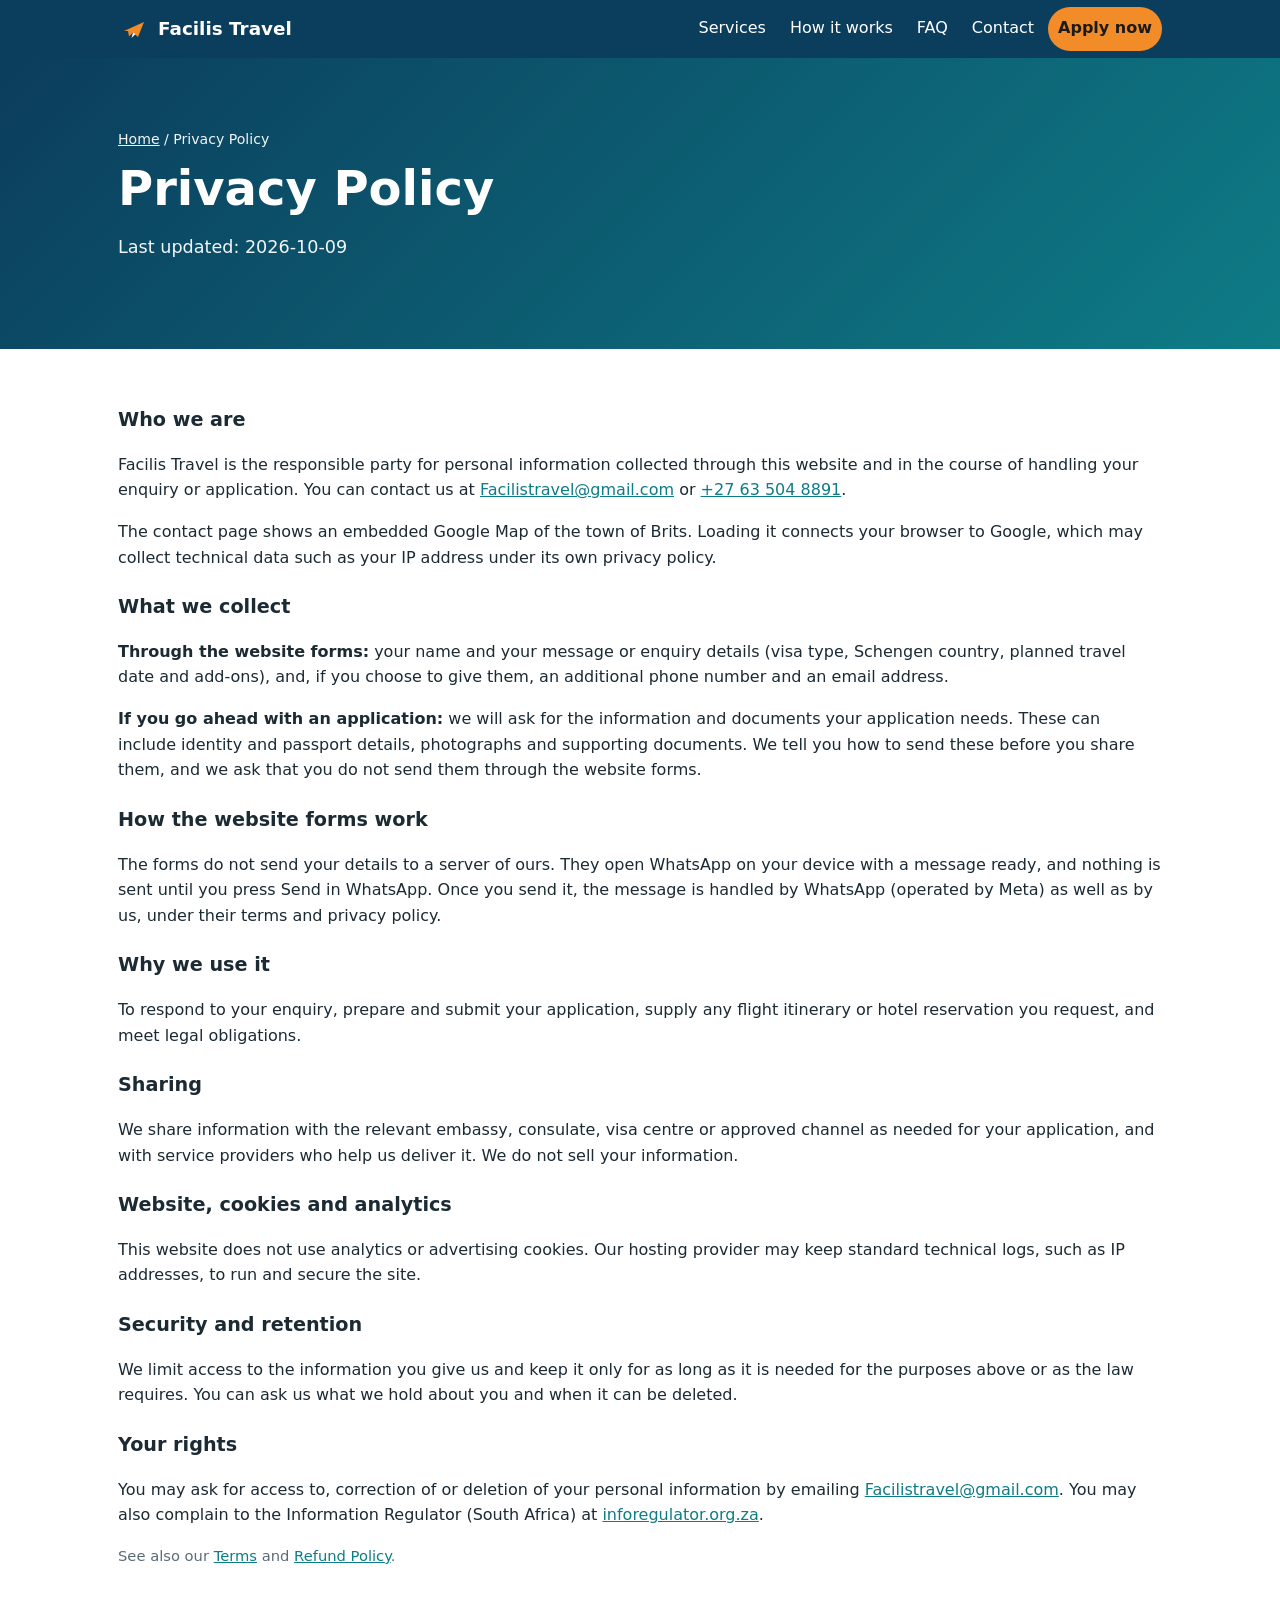
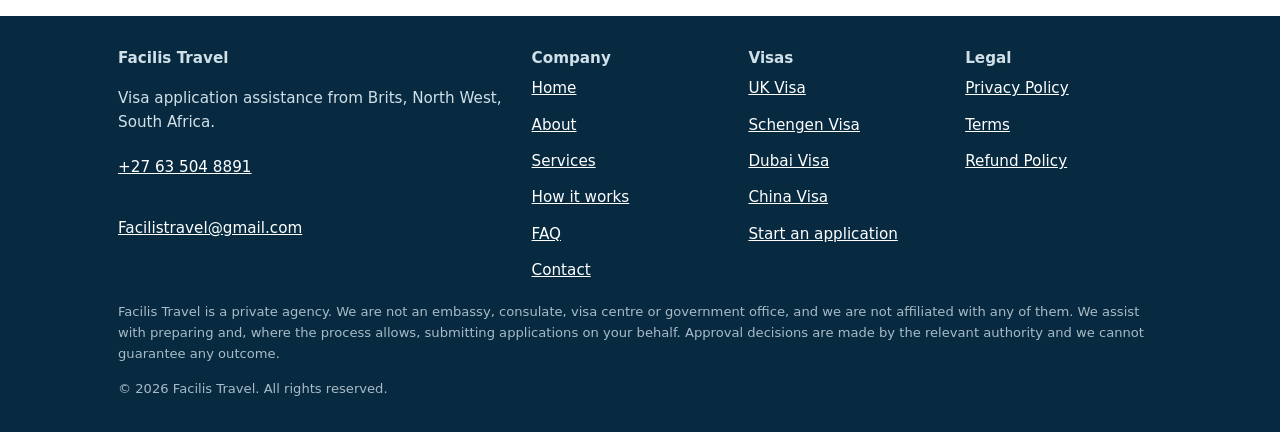
<file: privacy.html>
<!DOCTYPE html>
<html lang="en-ZA">
<head>
<meta charset="UTF-8">
<meta name="viewport" content="width=device-width, initial-scale=1, viewport-fit=cover">
<title>Privacy Policy | Facilis Travel</title>
<meta name="description" content="How Facilis Travel collects, uses, shares and keeps your personal information, including what happens when you use our WhatsApp enquiry forms.">
<link rel="canonical" href="https://facilistravel.co.za/privacy.html">
<meta name="theme-color" content="#0b3d5c">
<meta property="og:type" content="website">
<meta property="og:locale" content="en_ZA">
<meta property="og:site_name" content="Facilis Travel">
<meta property="og:title" content="Privacy Policy | Facilis Travel">
<meta property="og:description" content="How Facilis Travel collects, uses, shares and keeps your personal information, including what happens when you use our WhatsApp enquiry forms.">
<meta property="og:url" content="https://facilistravel.co.za/privacy.html">
<meta property="og:image" content="https://facilistravel.co.za/og-image.png">
<meta property="og:image:width" content="1200"><meta property="og:image:height" content="630">
<meta property="og:image:alt" content="Facilis Travel - visa applications made easy">
<meta name="twitter:card" content="summary_large_image">
<meta name="twitter:title" content="Privacy Policy | Facilis Travel">
<meta name="twitter:description" content="How Facilis Travel collects, uses, shares and keeps your personal information, including what happens when you use our WhatsApp enquiry forms.">
<meta name="twitter:image" content="https://facilistravel.co.za/og-image.png">
<link rel="icon" href="favicon.ico" sizes="48x48">
<link rel="icon" href="favicon.svg" type="image/svg+xml">
<link rel="apple-touch-icon" href="apple-touch-icon.png">
<link rel="manifest" href="site.webmanifest">
<link rel="stylesheet" href="style.css">
<script type="application/ld+json">{"@context":"https://schema.org","@type":"BreadcrumbList","itemListElement":[{"@type":"ListItem","position":1,"name":"Home","item":"https://facilistravel.co.za/"},{"@type":"ListItem","position":2,"name":"Privacy Policy","item":"https://facilistravel.co.za/privacy.html"}]}</script>
</head>
<body>
<a class="skip" href="#main">Skip to main content</a>
<header class="hdr"><div class="wrap bar">
<a class="logo" href="./" aria-label="Facilis Travel home"><img src="favicon.svg" width="32" height="32" alt="">Facilis Travel</a>
<button class="burger" type="button" aria-label="Open menu" aria-expanded="false" aria-controls="nav">&#9776;</button>
<nav id="nav" aria-label="Main"><a href="services.html">Services</a><a href="how-it-works.html">How it works</a><a href="faq.html">FAQ</a><a href="contact.html">Contact</a><a class="btn" href="apply.html">Apply now</a></nav>
</div></header>
<main id="main">
<section class="hero"><div class="wrap"><nav class="crumbs" aria-label="Breadcrumb"><a href="./">Home</a> <span aria-hidden="true">/</span> <span aria-current="page">Privacy Policy</span></nav><h1>Privacy Policy</h1><p class="lead">Last updated: 2026-10-09</p></div></section>
<section class="wrap sec prose"><h2>Who we are</h2><p>Facilis Travel is the responsible party for personal information collected through this website and in the course of handling your enquiry or application. You can contact us at <a href="mailto:Facilistravel@gmail.com">Facilistravel@gmail.com</a> or <a href="tel:+27635048891">+27 63 504 8891</a>.</p><p>The contact page shows an embedded Google Map of the town of Brits. Loading it connects your browser to Google, which may collect technical data such as your IP address under its own privacy policy.</p><h2>What we collect</h2><p><strong>Through the website forms:</strong> your name and your message or enquiry details (visa type, Schengen country, planned travel date and add-ons), and, if you choose to give them, an additional phone number and an email address.</p><p><strong>If you go ahead with an application:</strong> we will ask for the information and documents your application needs. These can include identity and passport details, photographs and supporting documents. We tell you how to send these before you share them, and we ask that you do not send them through the website forms.</p><h2>How the website forms work</h2><p>The forms do not send your details to a server of ours. They open WhatsApp on your device with a message ready, and nothing is sent until you press Send in WhatsApp. Once you send it, the message is handled by WhatsApp (operated by Meta) as well as by us, under their terms and privacy policy.</p><h2>Why we use it</h2><p>To respond to your enquiry, prepare and submit your application, supply any flight itinerary or hotel reservation you request, and meet legal obligations.</p><h2>Sharing</h2><p>We share information with the relevant embassy, consulate, visa centre or approved channel as needed for your application, and with service providers who help us deliver it. We do not sell your information.</p><h2>Website, cookies and analytics</h2><p>This website does not use analytics or advertising cookies. Our hosting provider may keep standard technical logs, such as IP addresses, to run and secure the site.</p><h2>Security and retention</h2><p>We limit access to the information you give us and keep it only for as long as it is needed for the purposes above or as the law requires. You can ask us what we hold about you and when it can be deleted.</p><h2>Your rights</h2><p>You may ask for access to, correction of or deletion of your personal information by emailing <a href="mailto:Facilistravel@gmail.com">Facilistravel@gmail.com</a>. You may also complain to the Information Regulator (South Africa) at <a href="https://inforegulator.org.za/" rel="noopener">inforegulator.org.za</a>.</p><p class="note">See also our <a href="terms.html">Terms</a> and <a href="refunds.html">Refund Policy</a>.</p></section>
</main>
<footer class="ftr"><div class="wrap">
<div class="cols">
<div><strong>Facilis Travel</strong><p>Visa application assistance from Brits, North West, South Africa.</p><p><a href="tel:+27635048891">+27 63 504 8891</a><br><a href="mailto:Facilistravel@gmail.com">Facilistravel@gmail.com</a></p></div>
<div><strong>Company</strong><a href="./">Home</a><a href="about.html">About</a><a href="services.html">Services</a><a href="how-it-works.html">How it works</a><a href="faq.html">FAQ</a><a href="contact.html">Contact</a></div>
<div><strong>Visas</strong><a href="uk-visa.html">UK Visa</a><a href="schengen-visa.html">Schengen Visa</a><a href="dubai-visa.html">Dubai Visa</a><a href="china-visa.html">China Visa</a><a href="apply.html">Start an application</a></div><div><strong>Legal</strong><a href="privacy.html">Privacy Policy</a><a href="terms.html">Terms</a><a href="refunds.html">Refund Policy</a></div>
</div>
<p class="disc">Facilis Travel is a private agency. We are not an embassy, consulate, visa centre or government office, and we are not affiliated with any of them. We assist with preparing and, where the process allows, submitting applications on your behalf. Approval decisions are made by the relevant authority and we cannot guarantee any outcome.</p>
<p class="copy">&copy; <span id="yr">2026</span> Facilis Travel. All rights reserved.</p>
</div></footer>
<div class="mbar"><a href="https://wa.me/27635048891?text=Hi%20Facilis%20Travel%2C%20I%27d%20like%20help%20with%20a%20visa%20application." rel="noopener" aria-label="Message us on WhatsApp">WhatsApp</a><a class="p" href="apply.html">Apply now</a><a href="tel:+27635048891" aria-label="Call Facilis Travel">Call</a></div>
<script src="main.js" defer></script>
</body>
</html>
</file>
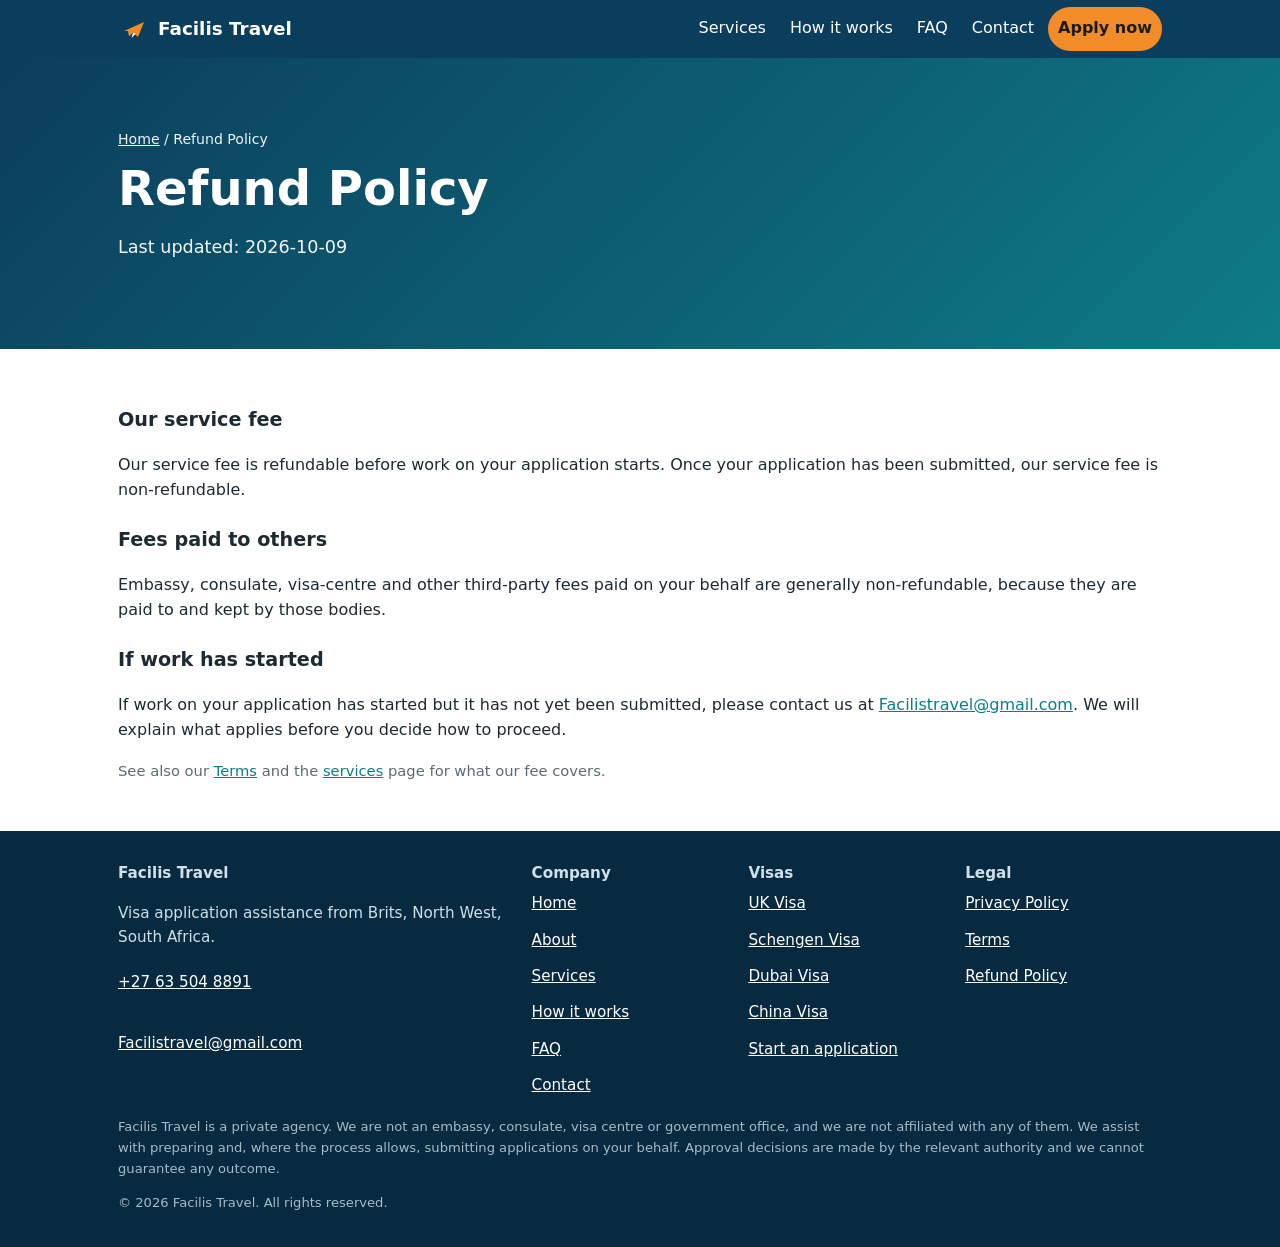
<file: refunds.html>
<!DOCTYPE html>
<html lang="en-ZA">
<head>
<meta charset="UTF-8">
<meta name="viewport" content="width=device-width, initial-scale=1, viewport-fit=cover">
<title>Refund Policy | Facilis Travel</title>
<meta name="description" content="Facilis Travel's refund policy: when our service fee is refundable and why embassy and visa-centre fees paid on your behalf generally are not.">
<link rel="canonical" href="https://facilistravel.co.za/refunds.html">
<meta name="theme-color" content="#0b3d5c">
<meta property="og:type" content="website">
<meta property="og:locale" content="en_ZA">
<meta property="og:site_name" content="Facilis Travel">
<meta property="og:title" content="Refund Policy | Facilis Travel">
<meta property="og:description" content="Facilis Travel's refund policy: when our service fee is refundable and why embassy and visa-centre fees paid on your behalf generally are not.">
<meta property="og:url" content="https://facilistravel.co.za/refunds.html">
<meta property="og:image" content="https://facilistravel.co.za/og-image.png">
<meta property="og:image:width" content="1200"><meta property="og:image:height" content="630">
<meta property="og:image:alt" content="Facilis Travel - visa applications made easy">
<meta name="twitter:card" content="summary_large_image">
<meta name="twitter:title" content="Refund Policy | Facilis Travel">
<meta name="twitter:description" content="Facilis Travel's refund policy: when our service fee is refundable and why embassy and visa-centre fees paid on your behalf generally are not.">
<meta name="twitter:image" content="https://facilistravel.co.za/og-image.png">
<link rel="icon" href="favicon.ico" sizes="48x48">
<link rel="icon" href="favicon.svg" type="image/svg+xml">
<link rel="apple-touch-icon" href="apple-touch-icon.png">
<link rel="manifest" href="site.webmanifest">
<link rel="stylesheet" href="style.css">
<script type="application/ld+json">{"@context":"https://schema.org","@type":"BreadcrumbList","itemListElement":[{"@type":"ListItem","position":1,"name":"Home","item":"https://facilistravel.co.za/"},{"@type":"ListItem","position":2,"name":"Refund Policy","item":"https://facilistravel.co.za/refunds.html"}]}</script>
</head>
<body>
<a class="skip" href="#main">Skip to main content</a>
<header class="hdr"><div class="wrap bar">
<a class="logo" href="./" aria-label="Facilis Travel home"><img src="favicon.svg" width="32" height="32" alt="">Facilis Travel</a>
<button class="burger" type="button" aria-label="Open menu" aria-expanded="false" aria-controls="nav">&#9776;</button>
<nav id="nav" aria-label="Main"><a href="services.html">Services</a><a href="how-it-works.html">How it works</a><a href="faq.html">FAQ</a><a href="contact.html">Contact</a><a class="btn" href="apply.html">Apply now</a></nav>
</div></header>
<main id="main">
<section class="hero"><div class="wrap"><nav class="crumbs" aria-label="Breadcrumb"><a href="./">Home</a> <span aria-hidden="true">/</span> <span aria-current="page">Refund Policy</span></nav><h1>Refund Policy</h1><p class="lead">Last updated: 2026-10-09</p></div></section>
<section class="wrap sec prose"><h2>Our service fee</h2><p>Our service fee is refundable before work on your application starts. Once your application has been submitted, our service fee is non-refundable.</p><h2>Fees paid to others</h2><p>Embassy, consulate, visa-centre and other third-party fees paid on your behalf are generally non-refundable, because they are paid to and kept by those bodies.</p><h2>If work has started</h2><p>If work on your application has started but it has not yet been submitted, please contact us at <a href="mailto:Facilistravel@gmail.com">Facilistravel@gmail.com</a>. We will explain what applies before you decide how to proceed.</p><p class="note">See also our <a href="terms.html">Terms</a> and the <a href="services.html">services</a> page for what our fee covers.</p></section>
</main>
<footer class="ftr"><div class="wrap">
<div class="cols">
<div><strong>Facilis Travel</strong><p>Visa application assistance from Brits, North West, South Africa.</p><p><a href="tel:+27635048891">+27 63 504 8891</a><br><a href="mailto:Facilistravel@gmail.com">Facilistravel@gmail.com</a></p></div>
<div><strong>Company</strong><a href="./">Home</a><a href="about.html">About</a><a href="services.html">Services</a><a href="how-it-works.html">How it works</a><a href="faq.html">FAQ</a><a href="contact.html">Contact</a></div>
<div><strong>Visas</strong><a href="uk-visa.html">UK Visa</a><a href="schengen-visa.html">Schengen Visa</a><a href="dubai-visa.html">Dubai Visa</a><a href="china-visa.html">China Visa</a><a href="apply.html">Start an application</a></div><div><strong>Legal</strong><a href="privacy.html">Privacy Policy</a><a href="terms.html">Terms</a><a href="refunds.html">Refund Policy</a></div>
</div>
<p class="disc">Facilis Travel is a private agency. We are not an embassy, consulate, visa centre or government office, and we are not affiliated with any of them. We assist with preparing and, where the process allows, submitting applications on your behalf. Approval decisions are made by the relevant authority and we cannot guarantee any outcome.</p>
<p class="copy">&copy; <span id="yr">2026</span> Facilis Travel. All rights reserved.</p>
</div></footer>
<div class="mbar"><a href="https://wa.me/27635048891?text=Hi%20Facilis%20Travel%2C%20I%27d%20like%20help%20with%20a%20visa%20application." rel="noopener" aria-label="Message us on WhatsApp">WhatsApp</a><a class="p" href="apply.html">Apply now</a><a href="tel:+27635048891" aria-label="Call Facilis Travel">Call</a></div>
<script src="main.js" defer></script>
</body>
</html>
</file>
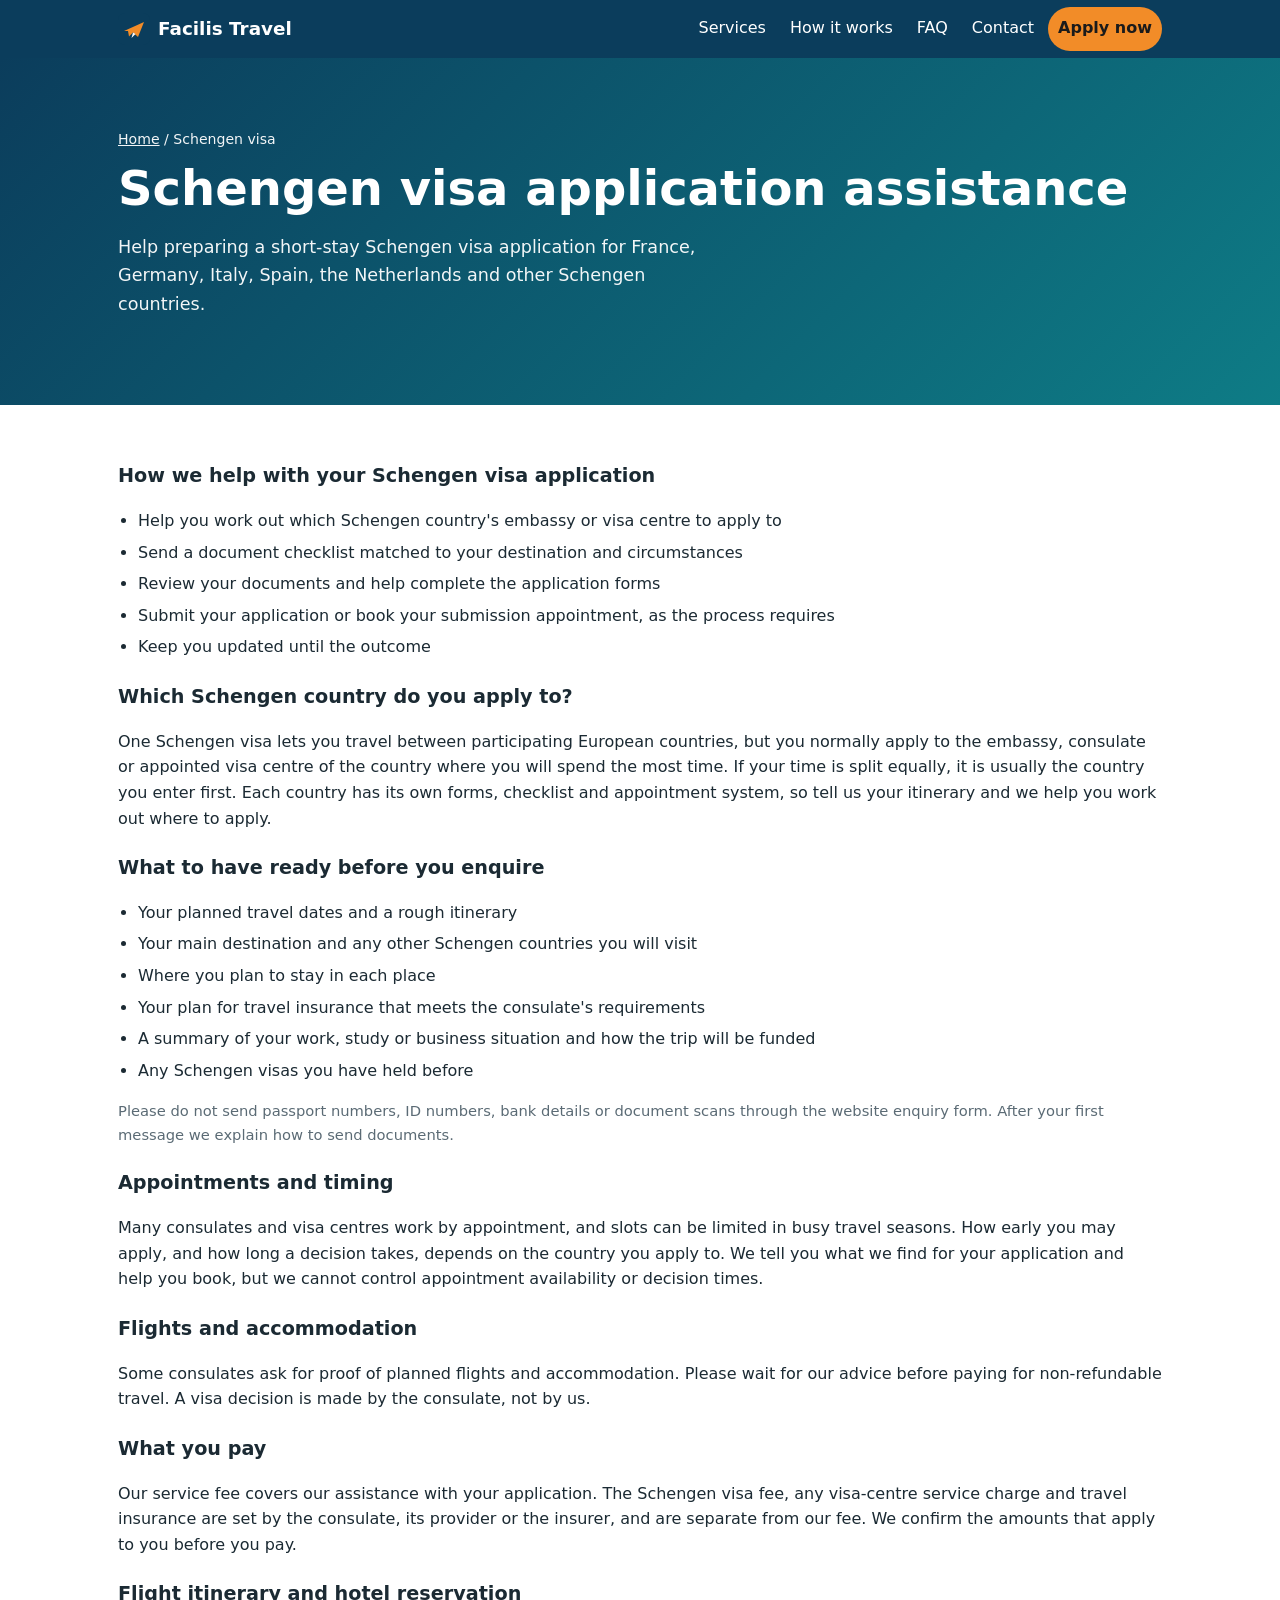
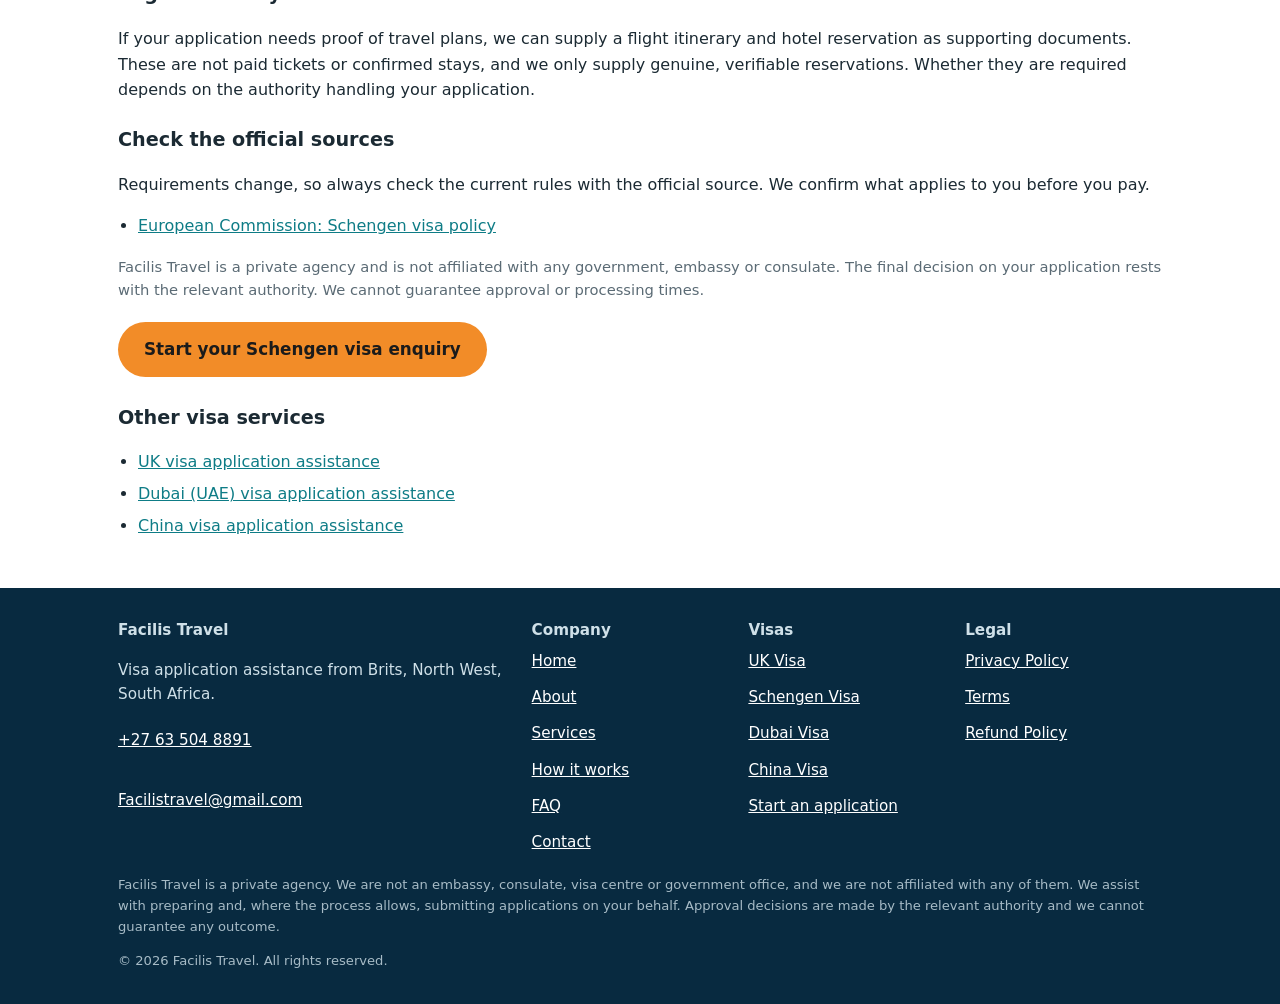
<file: schengen-visa.html>
<!DOCTYPE html>
<html lang="en-ZA">
<head>
<meta charset="UTF-8">
<meta name="viewport" content="width=device-width, initial-scale=1, viewport-fit=cover">
<title>Schengen Visa Help in South Africa | Facilis Travel</title>
<meta name="description" content="Help with Schengen visa applications from Brits, North West: choosing where to apply, checking documents and forms, and keeping you updated.">
<link rel="canonical" href="https://facilistravel.co.za/schengen-visa.html">
<meta name="theme-color" content="#0b3d5c">
<meta property="og:type" content="website">
<meta property="og:locale" content="en_ZA">
<meta property="og:site_name" content="Facilis Travel">
<meta property="og:title" content="Schengen Visa Help in South Africa | Facilis Travel">
<meta property="og:description" content="Help with Schengen visa applications from Brits, North West: choosing where to apply, checking documents and forms, and keeping you updated.">
<meta property="og:url" content="https://facilistravel.co.za/schengen-visa.html">
<meta property="og:image" content="https://facilistravel.co.za/og-image.png">
<meta property="og:image:width" content="1200"><meta property="og:image:height" content="630">
<meta property="og:image:alt" content="Facilis Travel - visa applications made easy">
<meta name="twitter:card" content="summary_large_image">
<meta name="twitter:title" content="Schengen Visa Help in South Africa | Facilis Travel">
<meta name="twitter:description" content="Help with Schengen visa applications from Brits, North West: choosing where to apply, checking documents and forms, and keeping you updated.">
<meta name="twitter:image" content="https://facilistravel.co.za/og-image.png">
<link rel="icon" href="favicon.ico" sizes="48x48">
<link rel="icon" href="favicon.svg" type="image/svg+xml">
<link rel="apple-touch-icon" href="apple-touch-icon.png">
<link rel="manifest" href="site.webmanifest">
<link rel="stylesheet" href="style.css">
<script type="application/ld+json">{"@context":"https://schema.org","@type":"Service","name":"Schengen visa application assistance","serviceType":"Visa application assistance","url":"https://facilistravel.co.za/schengen-visa.html","description":"Help with Schengen visa applications from Brits, North West: choosing where to apply, checking documents and forms, and keeping you updated.","provider":{"@id":"https://facilistravel.co.za/#organization"},"areaServed":{"@type":"Country","name":"South Africa"}}</script>
<script type="application/ld+json">{"@context":"https://schema.org","@type":"BreadcrumbList","itemListElement":[{"@type":"ListItem","position":1,"name":"Home","item":"https://facilistravel.co.za/"},{"@type":"ListItem","position":2,"name":"Schengen visa","item":"https://facilistravel.co.za/schengen-visa.html"}]}</script>
</head>
<body>
<a class="skip" href="#main">Skip to main content</a>
<header class="hdr"><div class="wrap bar">
<a class="logo" href="./" aria-label="Facilis Travel home"><img src="favicon.svg" width="32" height="32" alt="">Facilis Travel</a>
<button class="burger" type="button" aria-label="Open menu" aria-expanded="false" aria-controls="nav">&#9776;</button>
<nav id="nav" aria-label="Main"><a href="services.html">Services</a><a href="how-it-works.html">How it works</a><a href="faq.html">FAQ</a><a href="contact.html">Contact</a><a class="btn" href="apply.html">Apply now</a></nav>
</div></header>
<main id="main">
<section class="hero"><div class="wrap"><nav class="crumbs" aria-label="Breadcrumb"><a href="./">Home</a> <span aria-hidden="true">/</span> <span aria-current="page">Schengen visa</span></nav><h1>Schengen visa application assistance</h1><p class="lead">Help preparing a short-stay Schengen visa application for France, Germany, Italy, Spain, the Netherlands and other Schengen countries.</p></div></section>
<section class="wrap sec prose"><h2>How we help with your Schengen visa application</h2><ul class="ticks"><li>Help you work out which Schengen country's embassy or visa centre to apply to</li><li>Send a document checklist matched to your destination and circumstances</li><li>Review your documents and help complete the application forms</li><li>Submit your application or book your submission appointment, as the process requires</li><li>Keep you updated until the outcome</li></ul><h2>Which Schengen country do you apply to?</h2><p>One Schengen visa lets you travel between participating European countries, but you normally apply to the embassy, consulate or appointed visa centre of the country where you will spend the most time. If your time is split equally, it is usually the country you enter first. Each country has its own forms, checklist and appointment system, so tell us your itinerary and we help you work out where to apply.</p><h2>What to have ready before you enquire</h2><ul class="ticks"><li>Your planned travel dates and a rough itinerary</li><li>Your main destination and any other Schengen countries you will visit</li><li>Where you plan to stay in each place</li><li>Your plan for travel insurance that meets the consulate's requirements</li><li>A summary of your work, study or business situation and how the trip will be funded</li><li>Any Schengen visas you have held before</li></ul><p class="note">Please do not send passport numbers, ID numbers, bank details or document scans through the website enquiry form. After your first message we explain how to send documents.</p><h2>Appointments and timing</h2><p>Many consulates and visa centres work by appointment, and slots can be limited in busy travel seasons. How early you may apply, and how long a decision takes, depends on the country you apply to. We tell you what we find for your application and help you book, but we cannot control appointment availability or decision times.</p><h2>Flights and accommodation</h2><p>Some consulates ask for proof of planned flights and accommodation. Please wait for our advice before paying for non-refundable travel. A visa decision is made by the consulate, not by us.</p><h2>What you pay</h2><p>Our service fee covers our assistance with your application. The Schengen visa fee, any visa-centre service charge and travel insurance are set by the consulate, its provider or the insurer, and are separate from our fee. We confirm the amounts that apply to you before you pay.</p><h2>Flight itinerary and hotel reservation</h2><p>If your application needs proof of travel plans, we can supply a flight itinerary and hotel reservation as supporting documents. These are not paid tickets or confirmed stays, and we only supply genuine, verifiable reservations. Whether they are required depends on the authority handling your application.</p><h2>Check the official sources</h2><p>Requirements change, so always check the current rules with the official source. We confirm what applies to you before you pay.</p><ul class="ticks"><li><a href="https://home-affairs.ec.europa.eu/policies/schengen/visa-policy_en" rel="noopener">European Commission: Schengen visa policy</a></li></ul><p class="note">Facilis Travel is a private agency and is not affiliated with any government, embassy or consulate. The final decision on your application rests with the relevant authority. We cannot guarantee approval or processing times.</p><p><a class="btn big" href="apply.html?visa=schengen">Start your Schengen visa enquiry</a></p><h2>Other visa services</h2><ul class="ticks"><li><a href="uk-visa.html">UK visa application assistance</a></li><li><a href="dubai-visa.html">Dubai (UAE) visa application assistance</a></li><li><a href="china-visa.html">China visa application assistance</a></li></ul></section>
</main>
<footer class="ftr"><div class="wrap">
<div class="cols">
<div><strong>Facilis Travel</strong><p>Visa application assistance from Brits, North West, South Africa.</p><p><a href="tel:+27635048891">+27 63 504 8891</a><br><a href="mailto:Facilistravel@gmail.com">Facilistravel@gmail.com</a></p></div>
<div><strong>Company</strong><a href="./">Home</a><a href="about.html">About</a><a href="services.html">Services</a><a href="how-it-works.html">How it works</a><a href="faq.html">FAQ</a><a href="contact.html">Contact</a></div>
<div><strong>Visas</strong><a href="uk-visa.html">UK Visa</a><a href="schengen-visa.html">Schengen Visa</a><a href="dubai-visa.html">Dubai Visa</a><a href="china-visa.html">China Visa</a><a href="apply.html">Start an application</a></div><div><strong>Legal</strong><a href="privacy.html">Privacy Policy</a><a href="terms.html">Terms</a><a href="refunds.html">Refund Policy</a></div>
</div>
<p class="disc">Facilis Travel is a private agency. We are not an embassy, consulate, visa centre or government office, and we are not affiliated with any of them. We assist with preparing and, where the process allows, submitting applications on your behalf. Approval decisions are made by the relevant authority and we cannot guarantee any outcome.</p>
<p class="copy">&copy; <span id="yr">2026</span> Facilis Travel. All rights reserved.</p>
</div></footer>
<div class="mbar"><a href="https://wa.me/27635048891?text=Hi%20Facilis%20Travel%2C%20I%27d%20like%20help%20with%20a%20visa%20application." rel="noopener" aria-label="Message us on WhatsApp">WhatsApp</a><a class="p" href="apply.html">Apply now</a><a href="tel:+27635048891" aria-label="Call Facilis Travel">Call</a></div>
<script src="main.js" defer></script>
</body>
</html>
</file>
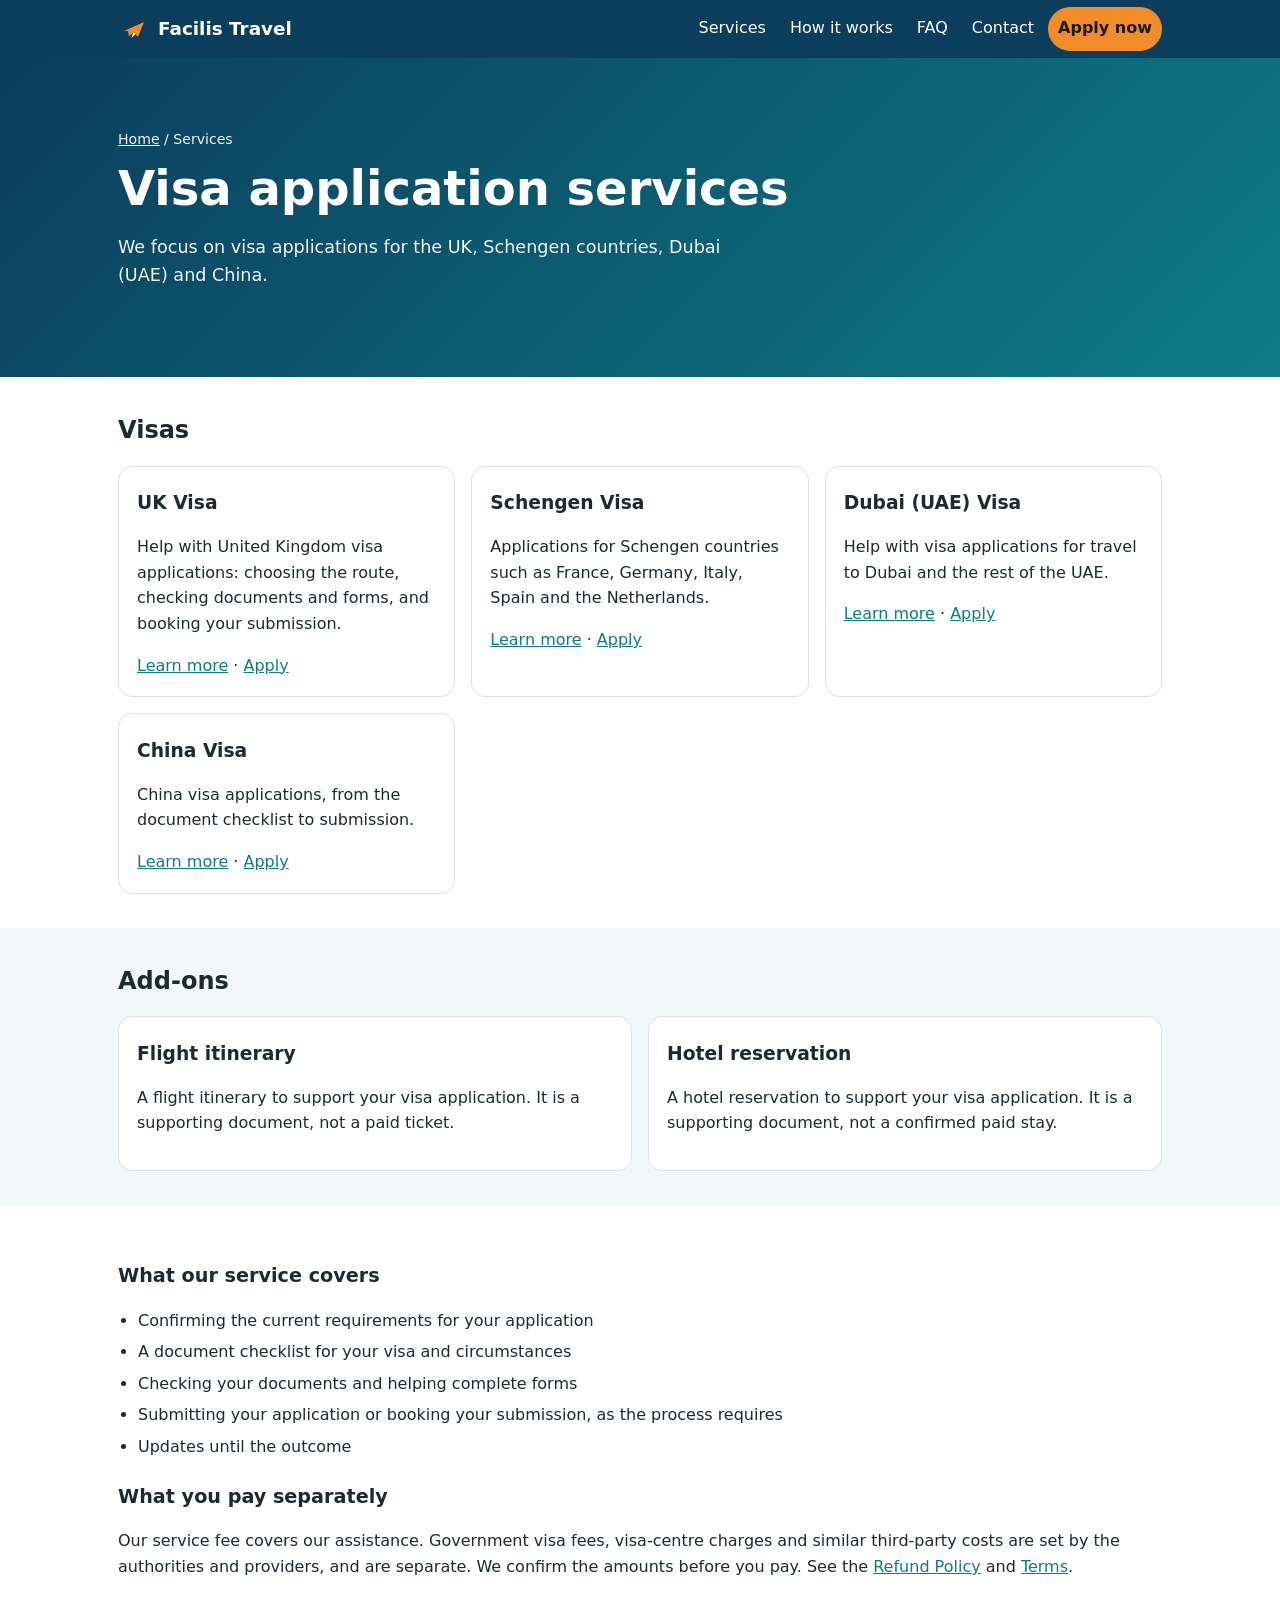
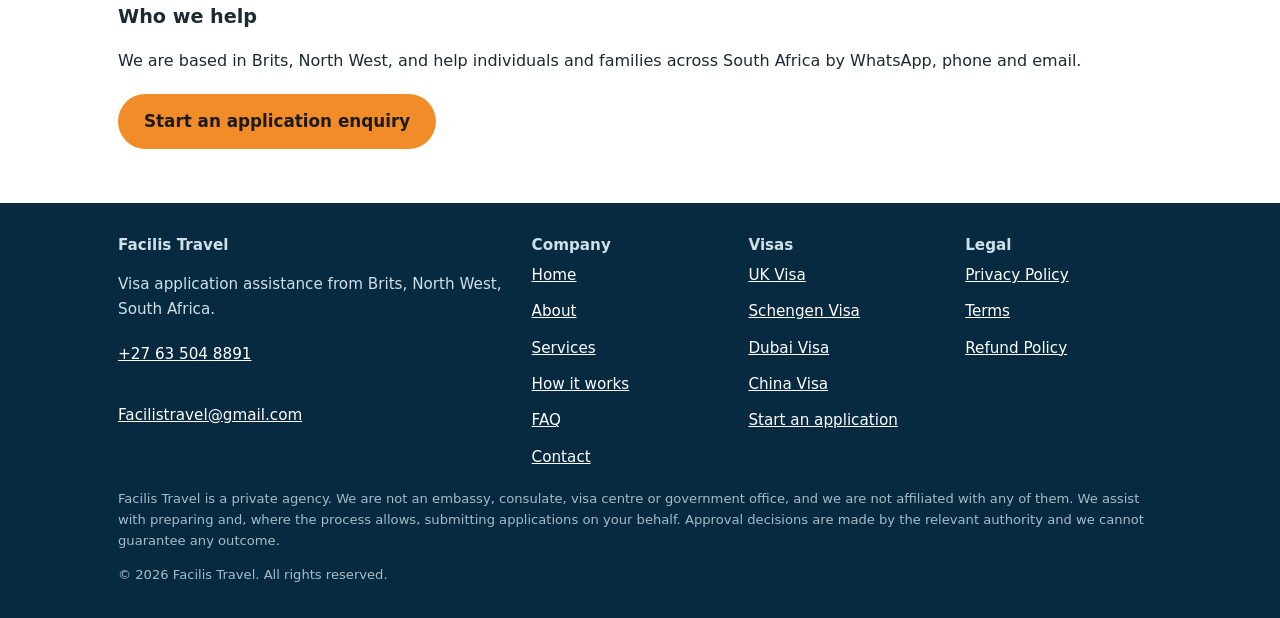
<file: services.html>
<!DOCTYPE html>
<html lang="en-ZA">
<head>
<meta charset="UTF-8">
<meta name="viewport" content="width=device-width, initial-scale=1, viewport-fit=cover">
<title>Visa Application Services in South Africa | Facilis Travel</title>
<meta name="description" content="Visa application services for UK, Schengen, Dubai and China visas, plus flight itinerary and hotel reservation support, from Brits, North West.">
<link rel="canonical" href="https://facilistravel.co.za/services.html">
<meta name="theme-color" content="#0b3d5c">
<meta property="og:type" content="website">
<meta property="og:locale" content="en_ZA">
<meta property="og:site_name" content="Facilis Travel">
<meta property="og:title" content="Visa Application Services in South Africa | Facilis Travel">
<meta property="og:description" content="Visa application services for UK, Schengen, Dubai and China visas, plus flight itinerary and hotel reservation support, from Brits, North West.">
<meta property="og:url" content="https://facilistravel.co.za/services.html">
<meta property="og:image" content="https://facilistravel.co.za/og-image.png">
<meta property="og:image:width" content="1200"><meta property="og:image:height" content="630">
<meta property="og:image:alt" content="Facilis Travel - visa applications made easy">
<meta name="twitter:card" content="summary_large_image">
<meta name="twitter:title" content="Visa Application Services in South Africa | Facilis Travel">
<meta name="twitter:description" content="Visa application services for UK, Schengen, Dubai and China visas, plus flight itinerary and hotel reservation support, from Brits, North West.">
<meta name="twitter:image" content="https://facilistravel.co.za/og-image.png">
<link rel="icon" href="favicon.ico" sizes="48x48">
<link rel="icon" href="favicon.svg" type="image/svg+xml">
<link rel="apple-touch-icon" href="apple-touch-icon.png">
<link rel="manifest" href="site.webmanifest">
<link rel="stylesheet" href="style.css">
<script type="application/ld+json">{"@context":"https://schema.org","@type":"BreadcrumbList","itemListElement":[{"@type":"ListItem","position":1,"name":"Home","item":"https://facilistravel.co.za/"},{"@type":"ListItem","position":2,"name":"Services","item":"https://facilistravel.co.za/services.html"}]}</script>
</head>
<body>
<a class="skip" href="#main">Skip to main content</a>
<header class="hdr"><div class="wrap bar">
<a class="logo" href="./" aria-label="Facilis Travel home"><img src="favicon.svg" width="32" height="32" alt="">Facilis Travel</a>
<button class="burger" type="button" aria-label="Open menu" aria-expanded="false" aria-controls="nav">&#9776;</button>
<nav id="nav" aria-label="Main"><a href="services.html">Services</a><a href="how-it-works.html">How it works</a><a href="faq.html">FAQ</a><a href="contact.html">Contact</a><a class="btn" href="apply.html">Apply now</a></nav>
</div></header>
<main id="main">
<section class="hero"><div class="wrap"><nav class="crumbs" aria-label="Breadcrumb"><a href="./">Home</a> <span aria-hidden="true">/</span> <span aria-current="page">Services</span></nav><h1>Visa application services</h1><p class="lead">We focus on visa applications for the UK, Schengen countries, Dubai (UAE) and China.</p></div></section>
<section class="wrap sec"><h2>Visas</h2><div class="grid"><article class="card"><h3>UK Visa</h3><p>Help with United Kingdom visa applications: choosing the route, checking documents and forms, and booking your submission.</p><a href="uk-visa.html" aria-label="Learn more about UK Visa assistance">Learn more</a> &middot; <a href="apply.html?visa=uk" aria-label="Start a UK Visa enquiry">Apply</a></article><article class="card"><h3>Schengen Visa</h3><p>Applications for Schengen countries such as France, Germany, Italy, Spain and the Netherlands.</p><a href="schengen-visa.html" aria-label="Learn more about Schengen Visa assistance">Learn more</a> &middot; <a href="apply.html?visa=schengen" aria-label="Start a Schengen Visa enquiry">Apply</a></article><article class="card"><h3>Dubai (UAE) Visa</h3><p>Help with visa applications for travel to Dubai and the rest of the UAE.</p><a href="dubai-visa.html" aria-label="Learn more about Dubai (UAE) Visa assistance">Learn more</a> &middot; <a href="apply.html?visa=dubai" aria-label="Start a Dubai (UAE) Visa enquiry">Apply</a></article><article class="card"><h3>China Visa</h3><p>China visa applications, from the document checklist to submission.</p><a href="china-visa.html" aria-label="Learn more about China Visa assistance">Learn more</a> &middot; <a href="apply.html?visa=china" aria-label="Start a China Visa enquiry">Apply</a></article></div></section>
<section class="alt"><div class="wrap sec"><h2>Add-ons</h2><div class="grid g2"><article class="card"><h3>Flight itinerary</h3><p>A flight itinerary to support your visa application. It is a supporting document, not a paid ticket.</p></article><article class="card"><h3>Hotel reservation</h3><p>A hotel reservation to support your visa application. It is a supporting document, not a confirmed paid stay.</p></article></div></div></section>
<section class="wrap sec prose"><h2>What our service covers</h2><ul class="ticks"><li>Confirming the current requirements for your application</li><li>A document checklist for your visa and circumstances</li><li>Checking your documents and helping complete forms</li><li>Submitting your application or booking your submission, as the process requires</li><li>Updates until the outcome</li></ul><h2>What you pay separately</h2><p>Our service fee covers our assistance. Government visa fees, visa-centre charges and similar third-party costs are set by the authorities and providers, and are separate. We confirm the amounts before you pay. See the <a href="refunds.html">Refund Policy</a> and <a href="terms.html">Terms</a>.</p><h2>Who we help</h2><p>We are based in Brits, North West, and help individuals and families across South Africa by WhatsApp, phone and email.</p><p><a class="btn big" href="apply.html">Start an application enquiry</a></p></section>
</main>
<footer class="ftr"><div class="wrap">
<div class="cols">
<div><strong>Facilis Travel</strong><p>Visa application assistance from Brits, North West, South Africa.</p><p><a href="tel:+27635048891">+27 63 504 8891</a><br><a href="mailto:Facilistravel@gmail.com">Facilistravel@gmail.com</a></p></div>
<div><strong>Company</strong><a href="./">Home</a><a href="about.html">About</a><a href="services.html">Services</a><a href="how-it-works.html">How it works</a><a href="faq.html">FAQ</a><a href="contact.html">Contact</a></div>
<div><strong>Visas</strong><a href="uk-visa.html">UK Visa</a><a href="schengen-visa.html">Schengen Visa</a><a href="dubai-visa.html">Dubai Visa</a><a href="china-visa.html">China Visa</a><a href="apply.html">Start an application</a></div><div><strong>Legal</strong><a href="privacy.html">Privacy Policy</a><a href="terms.html">Terms</a><a href="refunds.html">Refund Policy</a></div>
</div>
<p class="disc">Facilis Travel is a private agency. We are not an embassy, consulate, visa centre or government office, and we are not affiliated with any of them. We assist with preparing and, where the process allows, submitting applications on your behalf. Approval decisions are made by the relevant authority and we cannot guarantee any outcome.</p>
<p class="copy">&copy; <span id="yr">2026</span> Facilis Travel. All rights reserved.</p>
</div></footer>
<div class="mbar"><a href="https://wa.me/27635048891?text=Hi%20Facilis%20Travel%2C%20I%27d%20like%20help%20with%20a%20visa%20application." rel="noopener" aria-label="Message us on WhatsApp">WhatsApp</a><a class="p" href="apply.html">Apply now</a><a href="tel:+27635048891" aria-label="Call Facilis Travel">Call</a></div>
<script src="main.js" defer></script>
</body>
</html>
</file>
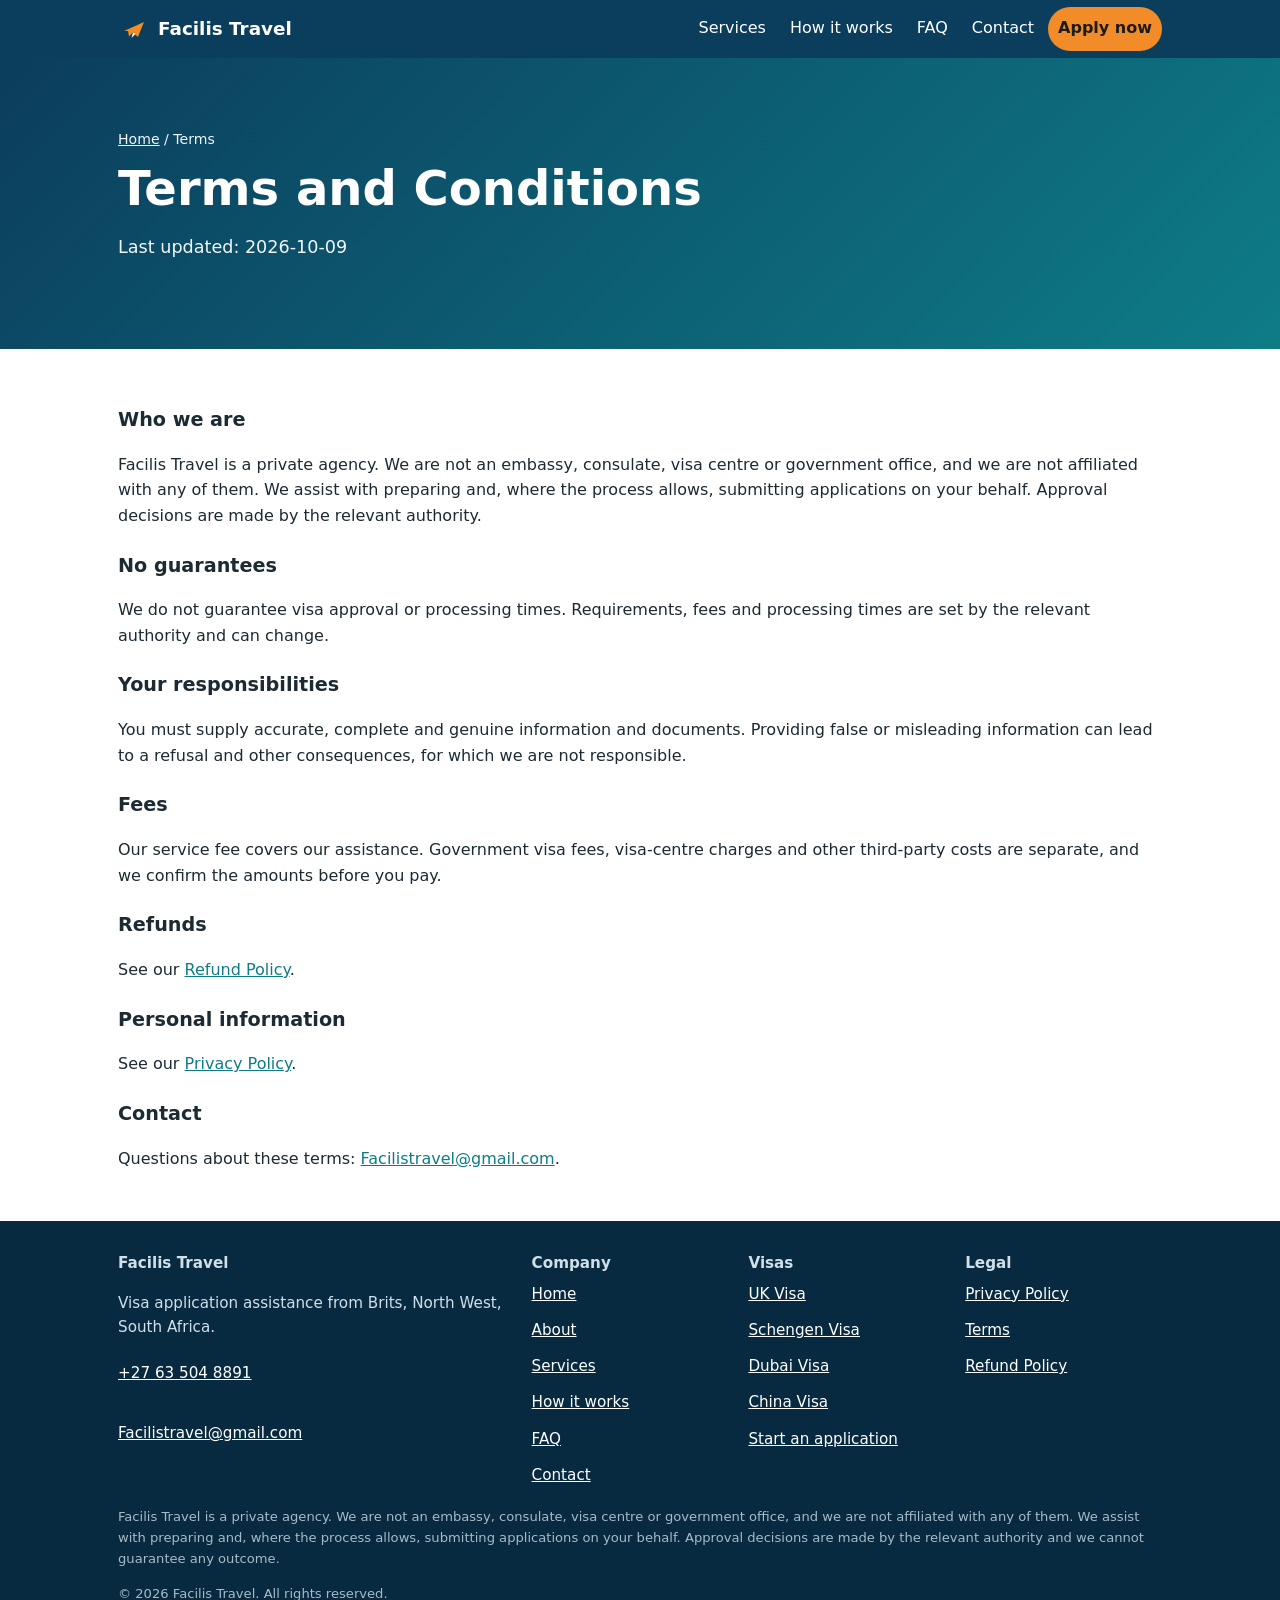
<file: terms.html>
<!DOCTYPE html>
<html lang="en-ZA">
<head>
<meta charset="UTF-8">
<meta name="viewport" content="width=device-width, initial-scale=1, viewport-fit=cover">
<title>Terms and Conditions | Facilis Travel</title>
<meta name="description" content="Terms for using Facilis Travel's visa application assistance: our role, no guarantees, your responsibilities, fees and refunds.">
<link rel="canonical" href="https://facilistravel.co.za/terms.html">
<meta name="theme-color" content="#0b3d5c">
<meta property="og:type" content="website">
<meta property="og:locale" content="en_ZA">
<meta property="og:site_name" content="Facilis Travel">
<meta property="og:title" content="Terms and Conditions | Facilis Travel">
<meta property="og:description" content="Terms for using Facilis Travel's visa application assistance: our role, no guarantees, your responsibilities, fees and refunds.">
<meta property="og:url" content="https://facilistravel.co.za/terms.html">
<meta property="og:image" content="https://facilistravel.co.za/og-image.png">
<meta property="og:image:width" content="1200"><meta property="og:image:height" content="630">
<meta property="og:image:alt" content="Facilis Travel - visa applications made easy">
<meta name="twitter:card" content="summary_large_image">
<meta name="twitter:title" content="Terms and Conditions | Facilis Travel">
<meta name="twitter:description" content="Terms for using Facilis Travel's visa application assistance: our role, no guarantees, your responsibilities, fees and refunds.">
<meta name="twitter:image" content="https://facilistravel.co.za/og-image.png">
<link rel="icon" href="favicon.ico" sizes="48x48">
<link rel="icon" href="favicon.svg" type="image/svg+xml">
<link rel="apple-touch-icon" href="apple-touch-icon.png">
<link rel="manifest" href="site.webmanifest">
<link rel="stylesheet" href="style.css">
<script type="application/ld+json">{"@context":"https://schema.org","@type":"BreadcrumbList","itemListElement":[{"@type":"ListItem","position":1,"name":"Home","item":"https://facilistravel.co.za/"},{"@type":"ListItem","position":2,"name":"Terms and Conditions","item":"https://facilistravel.co.za/terms.html"}]}</script>
</head>
<body>
<a class="skip" href="#main">Skip to main content</a>
<header class="hdr"><div class="wrap bar">
<a class="logo" href="./" aria-label="Facilis Travel home"><img src="favicon.svg" width="32" height="32" alt="">Facilis Travel</a>
<button class="burger" type="button" aria-label="Open menu" aria-expanded="false" aria-controls="nav">&#9776;</button>
<nav id="nav" aria-label="Main"><a href="services.html">Services</a><a href="how-it-works.html">How it works</a><a href="faq.html">FAQ</a><a href="contact.html">Contact</a><a class="btn" href="apply.html">Apply now</a></nav>
</div></header>
<main id="main">
<section class="hero"><div class="wrap"><nav class="crumbs" aria-label="Breadcrumb"><a href="./">Home</a> <span aria-hidden="true">/</span> <span aria-current="page">Terms</span></nav><h1>Terms and Conditions</h1><p class="lead">Last updated: 2026-10-09</p></div></section>
<section class="wrap sec prose"><h2>Who we are</h2><p>Facilis Travel is a private agency. We are not an embassy, consulate, visa centre or government office, and we are not affiliated with any of them. We assist with preparing and, where the process allows, submitting applications on your behalf. Approval decisions are made by the relevant authority.</p><h2>No guarantees</h2><p>We do not guarantee visa approval or processing times. Requirements, fees and processing times are set by the relevant authority and can change.</p><h2>Your responsibilities</h2><p>You must supply accurate, complete and genuine information and documents. Providing false or misleading information can lead to a refusal and other consequences, for which we are not responsible.</p><h2>Fees</h2><p>Our service fee covers our assistance. Government visa fees, visa-centre charges and other third-party costs are separate, and we confirm the amounts before you pay.</p><h2>Refunds</h2><p>See our <a href="refunds.html">Refund Policy</a>.</p><h2>Personal information</h2><p>See our <a href="privacy.html">Privacy Policy</a>.</p><h2>Contact</h2><p>Questions about these terms: <a href="mailto:Facilistravel@gmail.com">Facilistravel@gmail.com</a>.</p></section>
</main>
<footer class="ftr"><div class="wrap">
<div class="cols">
<div><strong>Facilis Travel</strong><p>Visa application assistance from Brits, North West, South Africa.</p><p><a href="tel:+27635048891">+27 63 504 8891</a><br><a href="mailto:Facilistravel@gmail.com">Facilistravel@gmail.com</a></p></div>
<div><strong>Company</strong><a href="./">Home</a><a href="about.html">About</a><a href="services.html">Services</a><a href="how-it-works.html">How it works</a><a href="faq.html">FAQ</a><a href="contact.html">Contact</a></div>
<div><strong>Visas</strong><a href="uk-visa.html">UK Visa</a><a href="schengen-visa.html">Schengen Visa</a><a href="dubai-visa.html">Dubai Visa</a><a href="china-visa.html">China Visa</a><a href="apply.html">Start an application</a></div><div><strong>Legal</strong><a href="privacy.html">Privacy Policy</a><a href="terms.html">Terms</a><a href="refunds.html">Refund Policy</a></div>
</div>
<p class="disc">Facilis Travel is a private agency. We are not an embassy, consulate, visa centre or government office, and we are not affiliated with any of them. We assist with preparing and, where the process allows, submitting applications on your behalf. Approval decisions are made by the relevant authority and we cannot guarantee any outcome.</p>
<p class="copy">&copy; <span id="yr">2026</span> Facilis Travel. All rights reserved.</p>
</div></footer>
<div class="mbar"><a href="https://wa.me/27635048891?text=Hi%20Facilis%20Travel%2C%20I%27d%20like%20help%20with%20a%20visa%20application." rel="noopener" aria-label="Message us on WhatsApp">WhatsApp</a><a class="p" href="apply.html">Apply now</a><a href="tel:+27635048891" aria-label="Call Facilis Travel">Call</a></div>
<script src="main.js" defer></script>
</body>
</html>
</file>
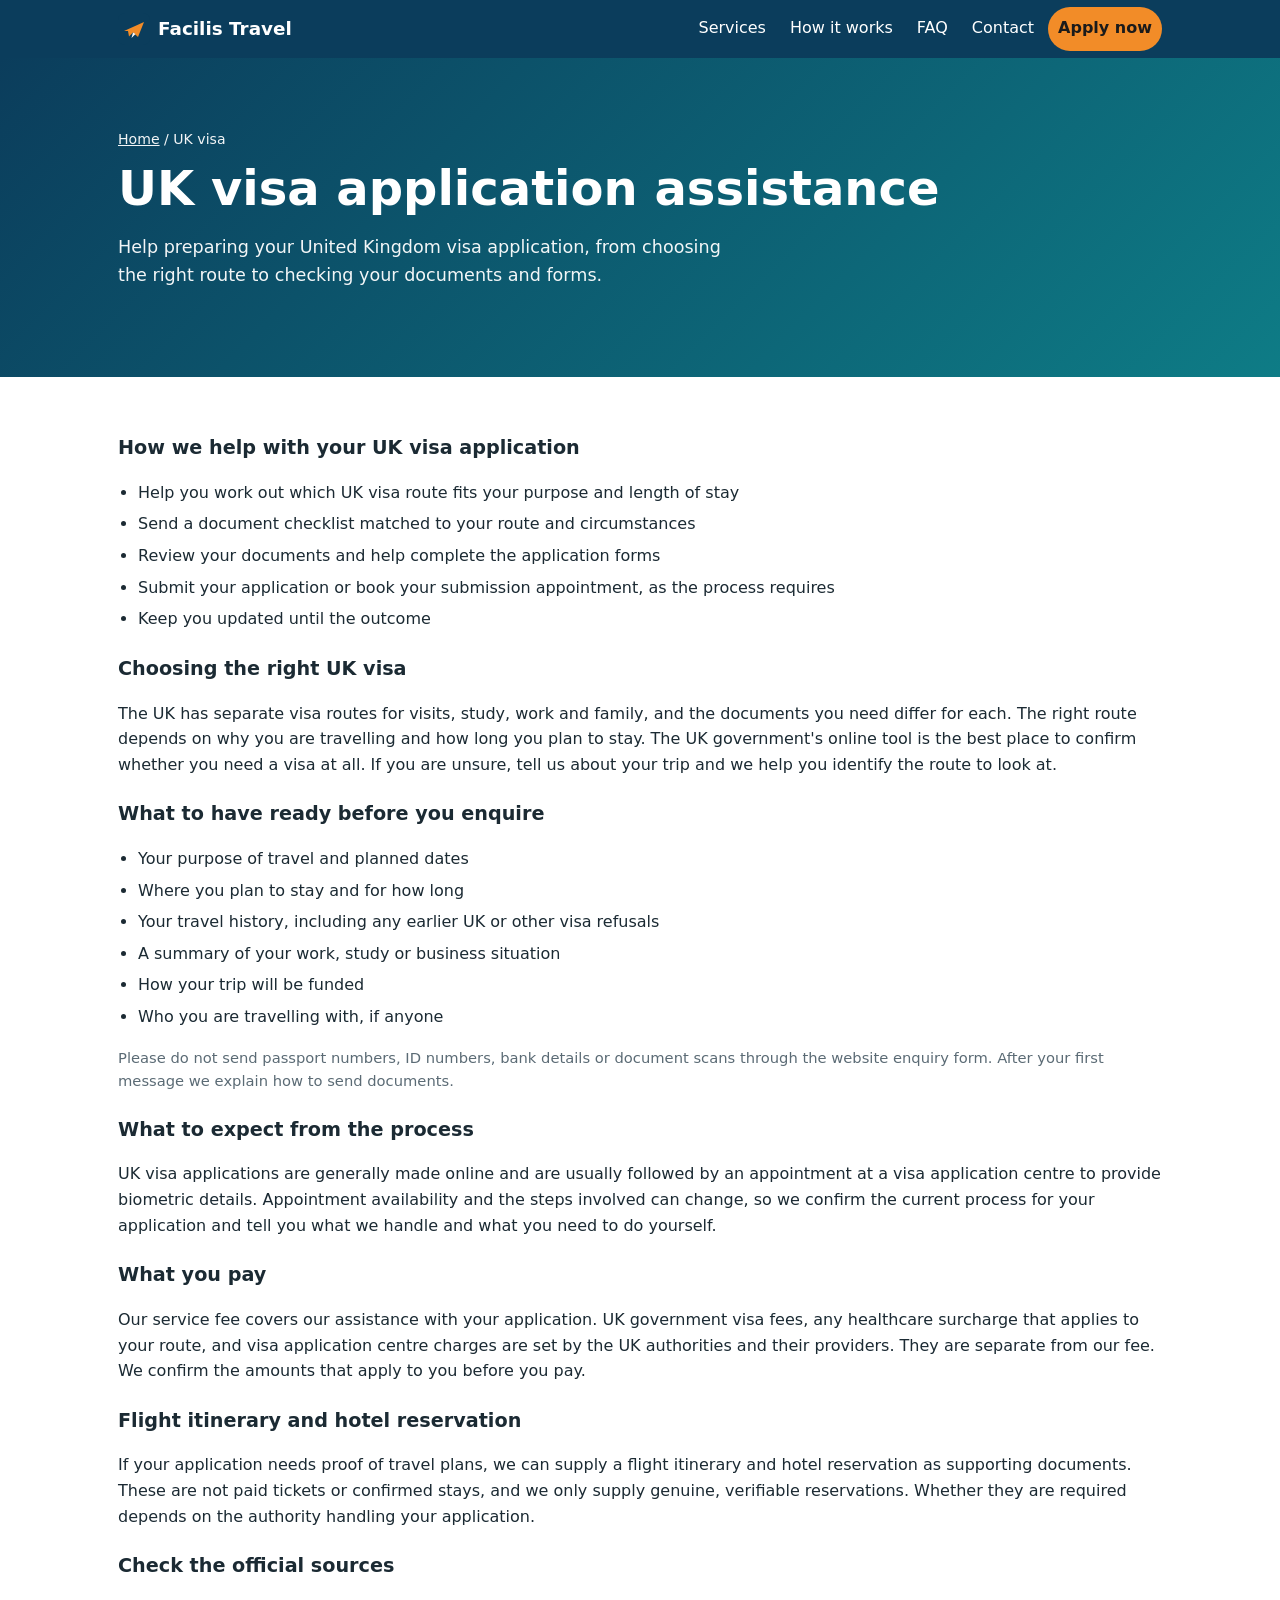
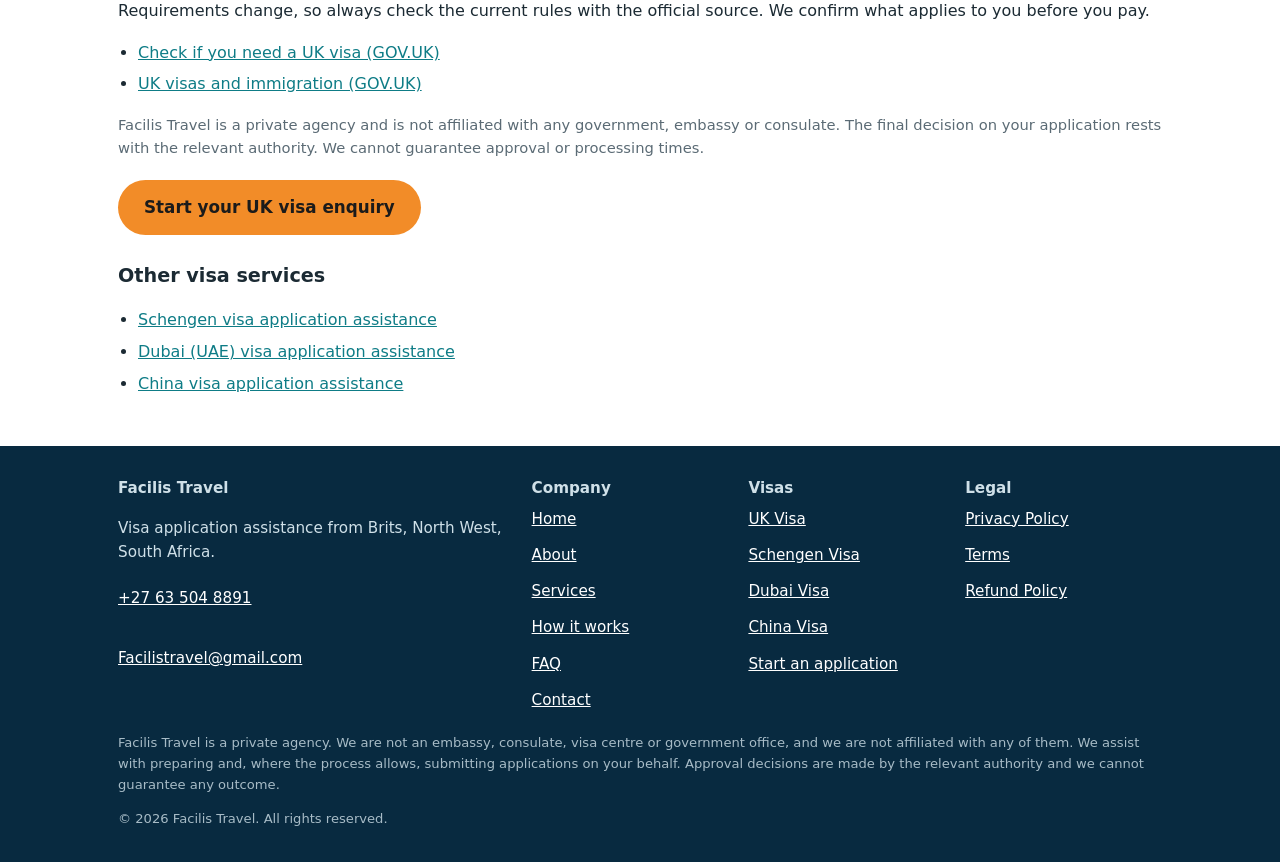
<file: uk-visa.html>
<!DOCTYPE html>
<html lang="en-ZA">
<head>
<meta charset="UTF-8">
<meta name="viewport" content="width=device-width, initial-scale=1, viewport-fit=cover">
<title>UK Visa Application Help in South Africa | Facilis Travel</title>
<meta name="description" content="Help preparing your UK visa application from Brits, North West. We check documents and forms and keep you updated. A private agency, not a visa office.">
<link rel="canonical" href="https://facilistravel.co.za/uk-visa.html">
<meta name="theme-color" content="#0b3d5c">
<meta property="og:type" content="website">
<meta property="og:locale" content="en_ZA">
<meta property="og:site_name" content="Facilis Travel">
<meta property="og:title" content="UK Visa Application Help in South Africa | Facilis Travel">
<meta property="og:description" content="Help preparing your UK visa application from Brits, North West. We check documents and forms and keep you updated. A private agency, not a visa office.">
<meta property="og:url" content="https://facilistravel.co.za/uk-visa.html">
<meta property="og:image" content="https://facilistravel.co.za/og-image.png">
<meta property="og:image:width" content="1200"><meta property="og:image:height" content="630">
<meta property="og:image:alt" content="Facilis Travel - visa applications made easy">
<meta name="twitter:card" content="summary_large_image">
<meta name="twitter:title" content="UK Visa Application Help in South Africa | Facilis Travel">
<meta name="twitter:description" content="Help preparing your UK visa application from Brits, North West. We check documents and forms and keep you updated. A private agency, not a visa office.">
<meta name="twitter:image" content="https://facilistravel.co.za/og-image.png">
<link rel="icon" href="favicon.ico" sizes="48x48">
<link rel="icon" href="favicon.svg" type="image/svg+xml">
<link rel="apple-touch-icon" href="apple-touch-icon.png">
<link rel="manifest" href="site.webmanifest">
<link rel="stylesheet" href="style.css">
<script type="application/ld+json">{"@context":"https://schema.org","@type":"Service","name":"UK visa application assistance","serviceType":"Visa application assistance","url":"https://facilistravel.co.za/uk-visa.html","description":"Help preparing your UK visa application from Brits, North West. We check documents and forms and keep you updated. A private agency, not a visa office.","provider":{"@id":"https://facilistravel.co.za/#organization"},"areaServed":{"@type":"Country","name":"South Africa"}}</script>
<script type="application/ld+json">{"@context":"https://schema.org","@type":"BreadcrumbList","itemListElement":[{"@type":"ListItem","position":1,"name":"Home","item":"https://facilistravel.co.za/"},{"@type":"ListItem","position":2,"name":"UK visa","item":"https://facilistravel.co.za/uk-visa.html"}]}</script>
</head>
<body>
<a class="skip" href="#main">Skip to main content</a>
<header class="hdr"><div class="wrap bar">
<a class="logo" href="./" aria-label="Facilis Travel home"><img src="favicon.svg" width="32" height="32" alt="">Facilis Travel</a>
<button class="burger" type="button" aria-label="Open menu" aria-expanded="false" aria-controls="nav">&#9776;</button>
<nav id="nav" aria-label="Main"><a href="services.html">Services</a><a href="how-it-works.html">How it works</a><a href="faq.html">FAQ</a><a href="contact.html">Contact</a><a class="btn" href="apply.html">Apply now</a></nav>
</div></header>
<main id="main">
<section class="hero"><div class="wrap"><nav class="crumbs" aria-label="Breadcrumb"><a href="./">Home</a> <span aria-hidden="true">/</span> <span aria-current="page">UK visa</span></nav><h1>UK visa application assistance</h1><p class="lead">Help preparing your United Kingdom visa application, from choosing the right route to checking your documents and forms.</p></div></section>
<section class="wrap sec prose"><h2>How we help with your UK visa application</h2><ul class="ticks"><li>Help you work out which UK visa route fits your purpose and length of stay</li><li>Send a document checklist matched to your route and circumstances</li><li>Review your documents and help complete the application forms</li><li>Submit your application or book your submission appointment, as the process requires</li><li>Keep you updated until the outcome</li></ul><h2>Choosing the right UK visa</h2><p>The UK has separate visa routes for visits, study, work and family, and the documents you need differ for each. The right route depends on why you are travelling and how long you plan to stay. The UK government's online tool is the best place to confirm whether you need a visa at all. If you are unsure, tell us about your trip and we help you identify the route to look at.</p><h2>What to have ready before you enquire</h2><ul class="ticks"><li>Your purpose of travel and planned dates</li><li>Where you plan to stay and for how long</li><li>Your travel history, including any earlier UK or other visa refusals</li><li>A summary of your work, study or business situation</li><li>How your trip will be funded</li><li>Who you are travelling with, if anyone</li></ul><p class="note">Please do not send passport numbers, ID numbers, bank details or document scans through the website enquiry form. After your first message we explain how to send documents.</p><h2>What to expect from the process</h2><p>UK visa applications are generally made online and are usually followed by an appointment at a visa application centre to provide biometric details. Appointment availability and the steps involved can change, so we confirm the current process for your application and tell you what we handle and what you need to do yourself.</p><h2>What you pay</h2><p>Our service fee covers our assistance with your application. UK government visa fees, any healthcare surcharge that applies to your route, and visa application centre charges are set by the UK authorities and their providers. They are separate from our fee. We confirm the amounts that apply to you before you pay.</p><h2>Flight itinerary and hotel reservation</h2><p>If your application needs proof of travel plans, we can supply a flight itinerary and hotel reservation as supporting documents. These are not paid tickets or confirmed stays, and we only supply genuine, verifiable reservations. Whether they are required depends on the authority handling your application.</p><h2>Check the official sources</h2><p>Requirements change, so always check the current rules with the official source. We confirm what applies to you before you pay.</p><ul class="ticks"><li><a href="https://www.gov.uk/check-uk-visa" rel="noopener">Check if you need a UK visa (GOV.UK)</a></li><li><a href="https://www.gov.uk/browse/visas-immigration" rel="noopener">UK visas and immigration (GOV.UK)</a></li></ul><p class="note">Facilis Travel is a private agency and is not affiliated with any government, embassy or consulate. The final decision on your application rests with the relevant authority. We cannot guarantee approval or processing times.</p><p><a class="btn big" href="apply.html?visa=uk">Start your UK visa enquiry</a></p><h2>Other visa services</h2><ul class="ticks"><li><a href="schengen-visa.html">Schengen visa application assistance</a></li><li><a href="dubai-visa.html">Dubai (UAE) visa application assistance</a></li><li><a href="china-visa.html">China visa application assistance</a></li></ul></section>
</main>
<footer class="ftr"><div class="wrap">
<div class="cols">
<div><strong>Facilis Travel</strong><p>Visa application assistance from Brits, North West, South Africa.</p><p><a href="tel:+27635048891">+27 63 504 8891</a><br><a href="mailto:Facilistravel@gmail.com">Facilistravel@gmail.com</a></p></div>
<div><strong>Company</strong><a href="./">Home</a><a href="about.html">About</a><a href="services.html">Services</a><a href="how-it-works.html">How it works</a><a href="faq.html">FAQ</a><a href="contact.html">Contact</a></div>
<div><strong>Visas</strong><a href="uk-visa.html">UK Visa</a><a href="schengen-visa.html">Schengen Visa</a><a href="dubai-visa.html">Dubai Visa</a><a href="china-visa.html">China Visa</a><a href="apply.html">Start an application</a></div><div><strong>Legal</strong><a href="privacy.html">Privacy Policy</a><a href="terms.html">Terms</a><a href="refunds.html">Refund Policy</a></div>
</div>
<p class="disc">Facilis Travel is a private agency. We are not an embassy, consulate, visa centre or government office, and we are not affiliated with any of them. We assist with preparing and, where the process allows, submitting applications on your behalf. Approval decisions are made by the relevant authority and we cannot guarantee any outcome.</p>
<p class="copy">&copy; <span id="yr">2026</span> Facilis Travel. All rights reserved.</p>
</div></footer>
<div class="mbar"><a href="https://wa.me/27635048891?text=Hi%20Facilis%20Travel%2C%20I%27d%20like%20help%20with%20a%20visa%20application." rel="noopener" aria-label="Message us on WhatsApp">WhatsApp</a><a class="p" href="apply.html">Apply now</a><a href="tel:+27635048891" aria-label="Call Facilis Travel">Call</a></div>
<script src="main.js" defer></script>
</body>
</html>
</file>
<file: style.css>
:root{--navy:#0b3d5c;--teal:#0e7c86;--link:#0e7c86;--orange:#f28c28;--bg:#fff;--alt:#f2f7f9;--tx:#1b2a33;--mu:#5b6b75;--bd:#d9e3e8;--r:14px}
@media(prefers-color-scheme:dark){:root{--link:#4cc0cc;--bg:#0f1a20;--alt:#15252d;--tx:#e8f0f3;--mu:#9bb0ba;--bd:#26404c}}
*{box-sizing:border-box}html{scroll-behavior:smooth;-webkit-text-size-adjust:100%}
body{margin:0;font:16px/1.6 system-ui,-apple-system,Segoe UI,Roboto,sans-serif;color:var(--tx);background:var(--bg);padding-bottom:84px}
img{max-width:100%;height:auto}a{color:var(--link)}
.wrap{max-width:1080px;margin:0 auto;padding:0 18px}
.skip{position:absolute;left:-999px}.skip:focus{left:8px;top:8px;background:#fff;padding:8px;z-index:99}
.hdr{position:sticky;top:0;background:var(--navy);z-index:20;padding-top:env(safe-area-inset-top,0)}
.bar{display:flex;align-items:center;justify-content:space-between;min-height:58px;flex-wrap:wrap}
.logo{display:flex;gap:8px;align-items:center;color:#fff;text-decoration:none;font-weight:700;font-size:1.15rem}
.burger{background:none;border:0;color:#fff;font-size:1.7rem;min-width:44px;min-height:44px;cursor:pointer}
#nav{display:none;width:100%;flex-direction:column;gap:4px;padding:8px 0 14px}#nav.open{display:flex}
#nav a{color:#fff;text-decoration:none;padding:12px 4px;min-height:44px}
.btn{display:inline-block;background:var(--orange);color:#1b1b1b!important;font-weight:700;padding:12px 20px;border-radius:999px;text-decoration:none;border:0;cursor:pointer;min-height:44px;font-size:1rem;text-align:center}
.btn.ghost{background:transparent;border:2px solid currentColor;color:var(--link)!important}#nav .btn.ghost{color:#fff!important}
.btn.big{padding:14px 26px;font-size:1.05rem;margin:4px 0}
.hero{background:linear-gradient(135deg,var(--navy),var(--teal));color:#fff;padding:44px 0}
.hero h1{font-size:clamp(1.8rem,6vw,3rem);line-height:1.15;margin:0 0 12px}.lead{font-size:1.1rem;max-width:620px;opacity:.95}
.hero .btn.ghost{color:#fff!important}
.sec{padding-top:34px;padding-bottom:34px}.alt{background:var(--alt)}h2{font-size:1.5rem;margin:0 0 16px}
.grid{display:grid;gap:16px;grid-template-columns:1fr}
.card{border:1px solid var(--bd);border-radius:var(--r);padding:18px;background:var(--bg)}.card h3{margin:.2em 0}.price{font-weight:700;color:var(--link)}
.steps{list-style:none;counter-reset:s;padding:0;display:grid;gap:12px}
.steps li{counter-increment:s;display:flex;flex-direction:column;border-left:4px solid var(--orange);padding:6px 0 6px 14px}
.steps li:before{content:"Step " counter(s);font-size:.8rem;color:var(--mu)}.steps span{color:var(--mu)}
.cta{background:var(--navy);color:#fff;text-align:center;padding:38px 0}
.tw{overflow-x:auto}table{width:100%;border-collapse:collapse}th,td{padding:12px;border-bottom:1px solid var(--bd);text-align:left}
.note{color:var(--mu);font-size:.92rem}
details{border:1px solid var(--bd);border-radius:10px;padding:12px 14px;margin-bottom:10px}summary{cursor:pointer;font-weight:600;min-height:28px}
form{display:grid;gap:14px;max-width:520px}label{display:grid;gap:6px;font-weight:600}
input,select,textarea{font:inherit;padding:12px;border:1px solid var(--bd);border-radius:10px;background:var(--bg);color:var(--tx);width:100%;min-height:46px}
.chk{display:flex;gap:10px;font-weight:400;align-items:flex-start}.chk input{width:22px;min-height:22px;margin-top:3px}
.prose h2{font-size:1.2rem;margin-top:22px}
.track{list-style:none;display:flex;padding:0;gap:4px;flex-wrap:wrap}.track li{flex:1;min-width:76px;text-align:center;font-size:.8rem;padding:8px 4px;border-radius:8px;background:var(--alt);color:var(--mu)}
.track .done{background:var(--teal);color:#fff}.track .now{background:var(--orange);color:#1b1b1b;font-weight:700}
.ftr{background:#082a40;color:#cfe0e8;padding:30px 0 20px;font-size:.95rem}.ftr a{color:#fff;display:block;padding:6px 0}.ftr .cols{display:grid;gap:20px}.disc,.copy{font-size:.82rem;opacity:.8}
.mbar{position:fixed;bottom:0;left:0;right:0;display:flex;background:var(--navy);padding:8px 8px calc(8px + env(safe-area-inset-bottom,0));gap:8px;z-index:30}
.mbar a{flex:1;color:#fff;text-align:center;text-decoration:none;padding:12px 0;border:1px solid #ffffff55;border-radius:10px;font-weight:600}.mbar .p{background:var(--orange);color:#1b1b1b;border-color:var(--orange)}
@media(min-width:760px){.grid{grid-template-columns:repeat(2,1fr)}.steps{grid-template-columns:repeat(5,1fr)}.ftr .cols{grid-template-columns:2fr 1fr 1fr 1fr}
.burger{display:none}#nav{display:flex!important;flex-direction:row;width:auto;align-items:center;padding:0}#nav a{padding:8px 10px}.mbar{display:none}body{padding-bottom:0}.hero{padding:70px 0}}
@media(min-width:1000px){.grid{grid-template-columns:repeat(4,1fr)}.hero+.sec .grid,.sec .grid:has(.card:nth-child(3):last-child){grid-template-columns:repeat(3,1fr)}}
@media(min-width:760px){.grid.g2{grid-template-columns:repeat(2,1fr)}.grid.g3{grid-template-columns:repeat(3,1fr)}}
@media(min-width:1000px){.grid.g2{grid-template-columns:repeat(2,1fr)}.grid.g3{grid-template-columns:repeat(3,1fr)}}
.ticks{padding-left:20px}.ticks li{margin:6px 0}
@media(prefers-reduced-motion:reduce){html{scroll-behavior:auto}}

[hidden]{display:none!important}
:focus-visible{outline:3px solid var(--orange);outline-offset:2px}
.hdr :focus-visible,.ftr :focus-visible,.mbar :focus-visible,.hero :focus-visible,.cta :focus-visible{outline-color:#fff}
.crumbs{font-size:.88rem;margin:0 0 10px;opacity:.95}.crumbs a{color:#fff}
.hero .btn.big{margin-right:6px}
.status{padding:12px 14px;border:1px solid var(--bd);border-left:4px solid var(--teal);border-radius:10px;background:var(--alt)}
.status.err{border-left-color:#c0392b}.status p{margin:0 0 8px}.status p:last-child{margin-bottom:0}
.ticks a{overflow-wrap:anywhere}
.prose a{overflow-wrap:anywhere}
@media(min-width:760px){body{padding-bottom:0}}

.map{margin:1rem 0 .5rem;border-radius:12px;overflow:hidden;border:1px solid #d9dde3;max-width:720px}.map iframe{display:block;width:100%;height:360px;border:0}@media(max-width:600px){.map iframe{height:260px}}
</file>
